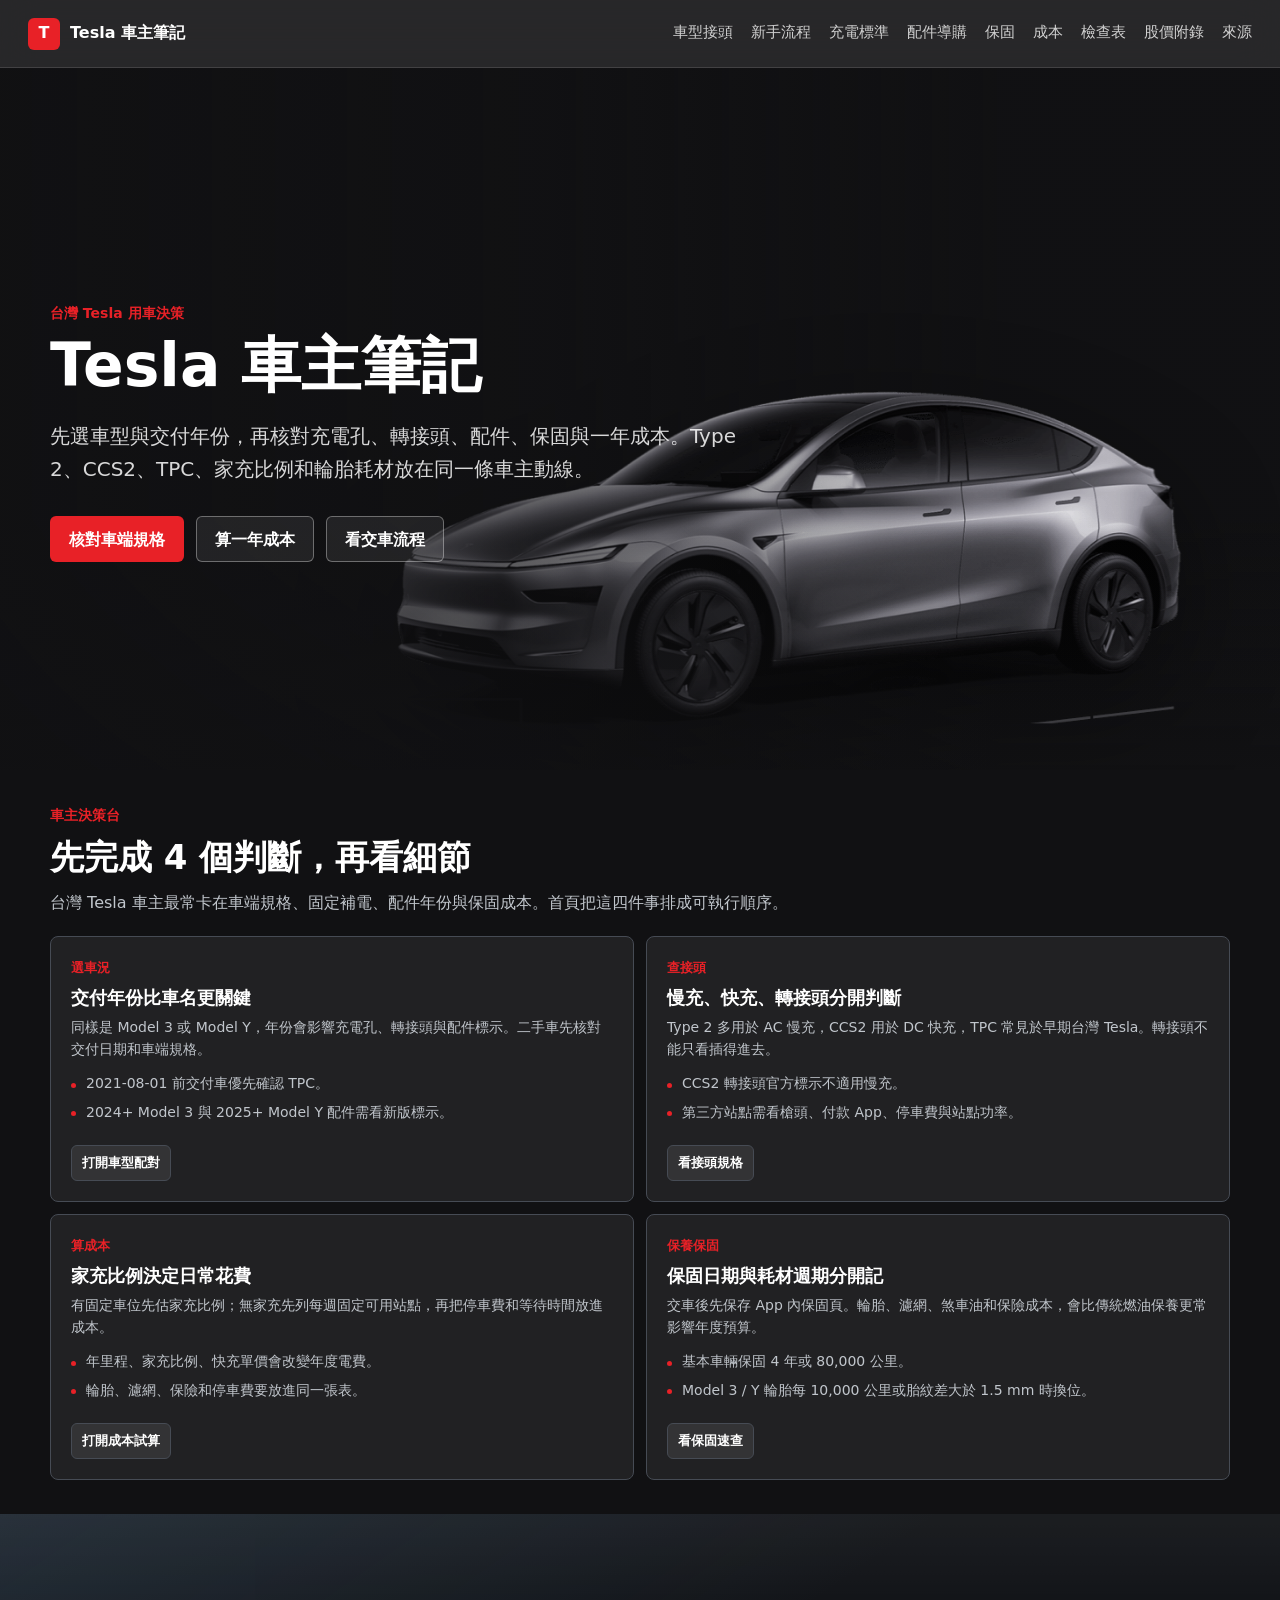
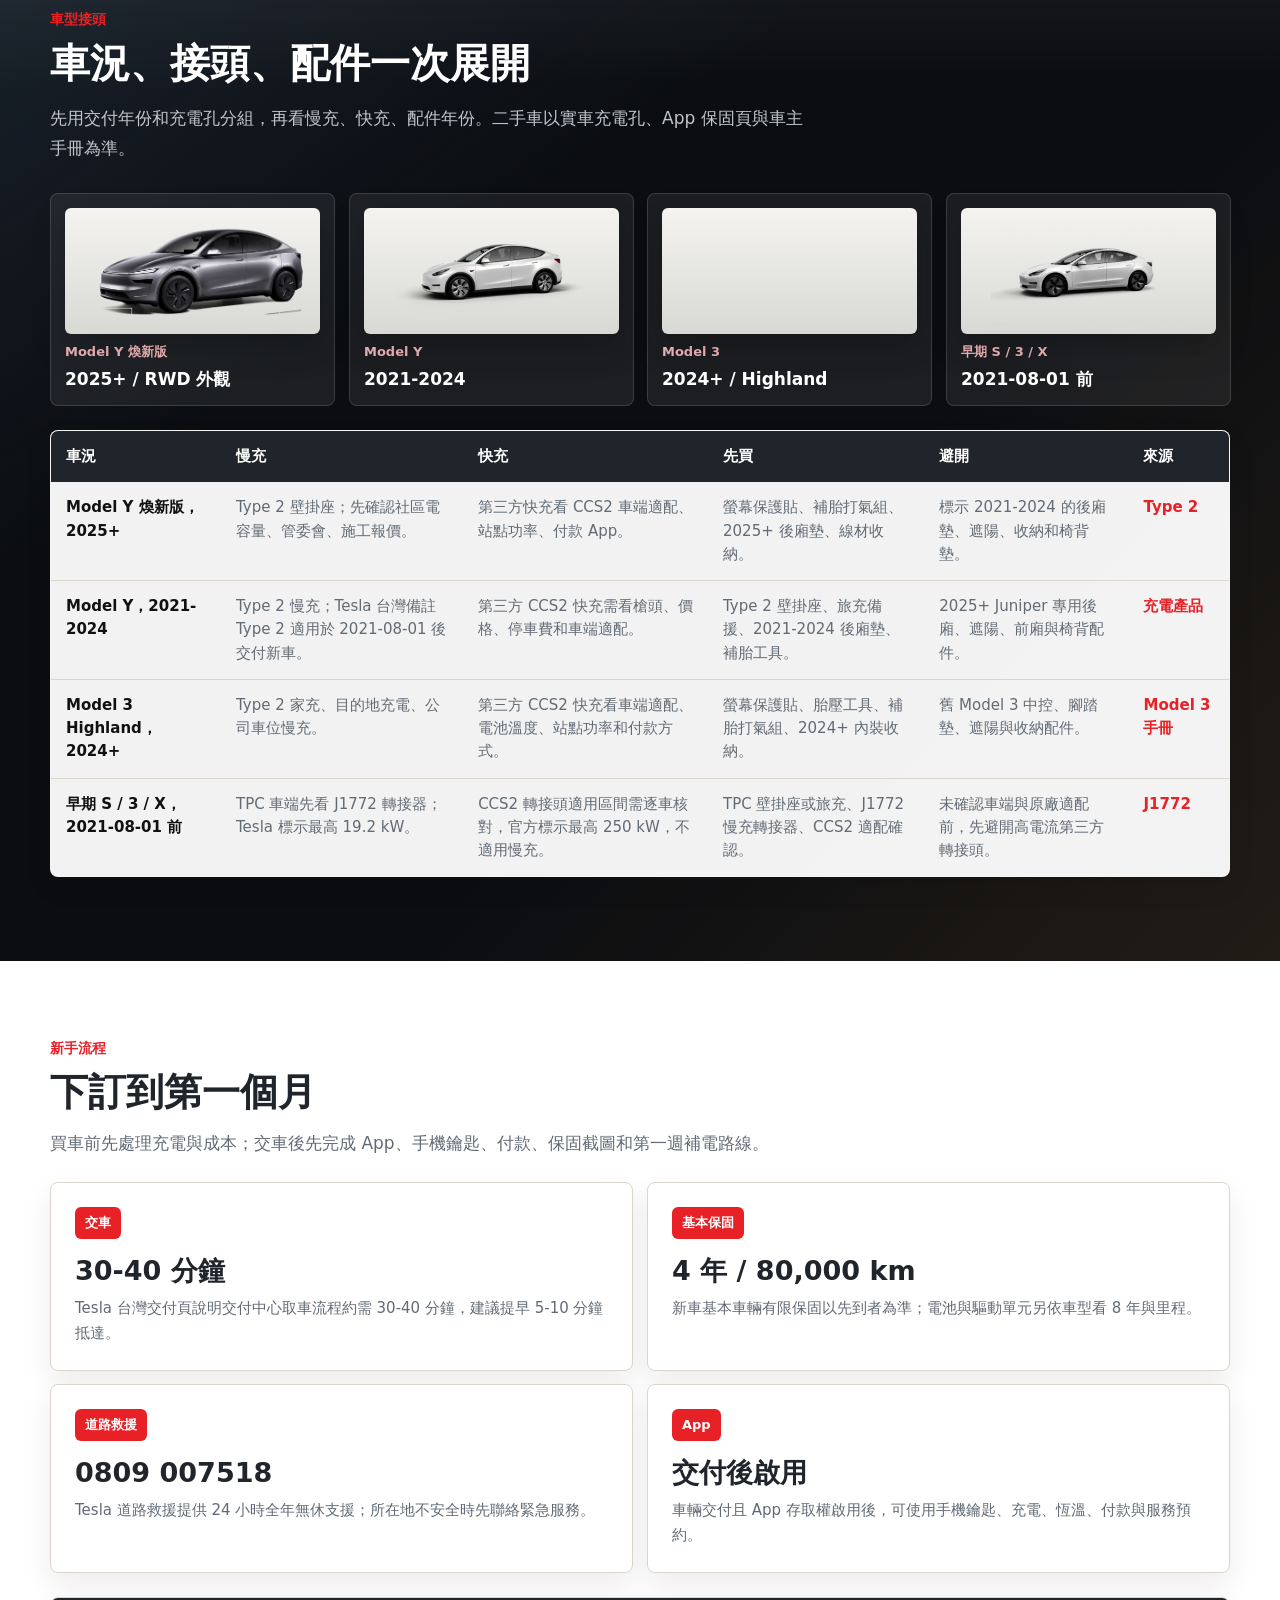
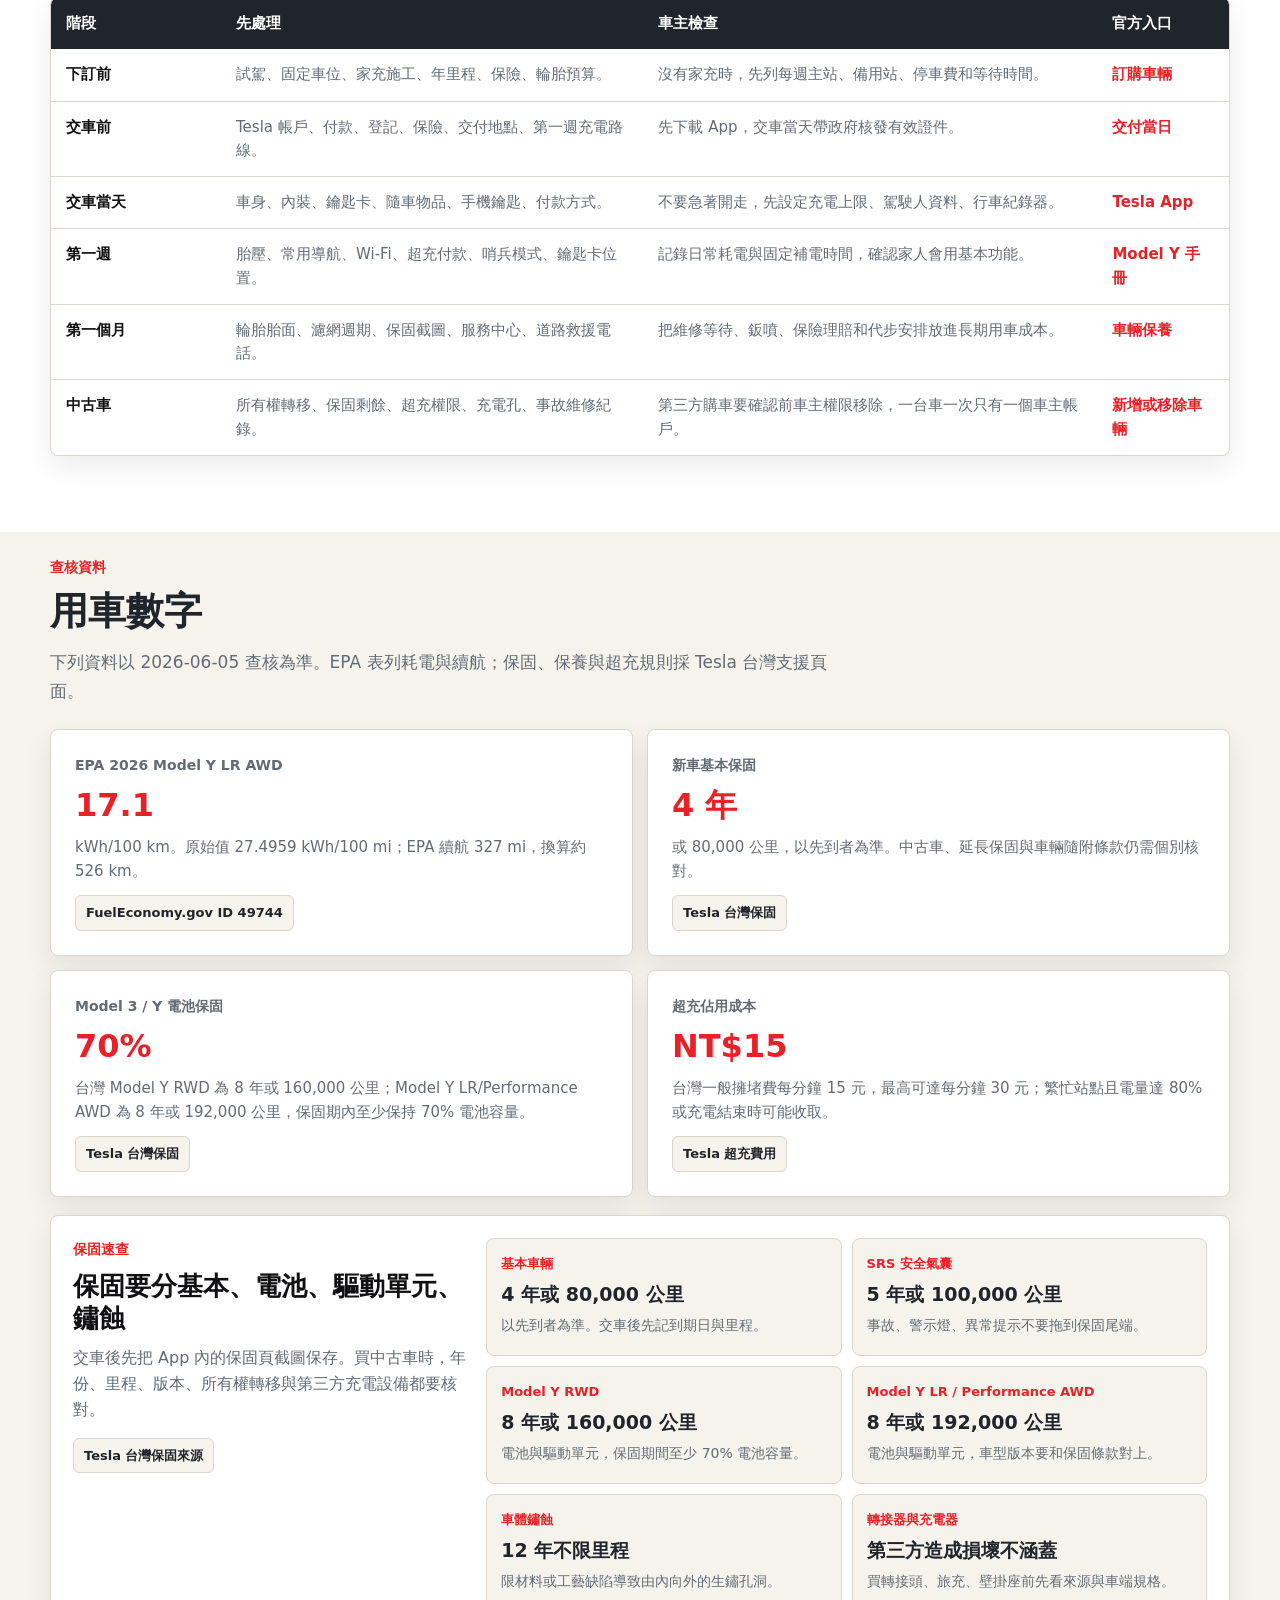
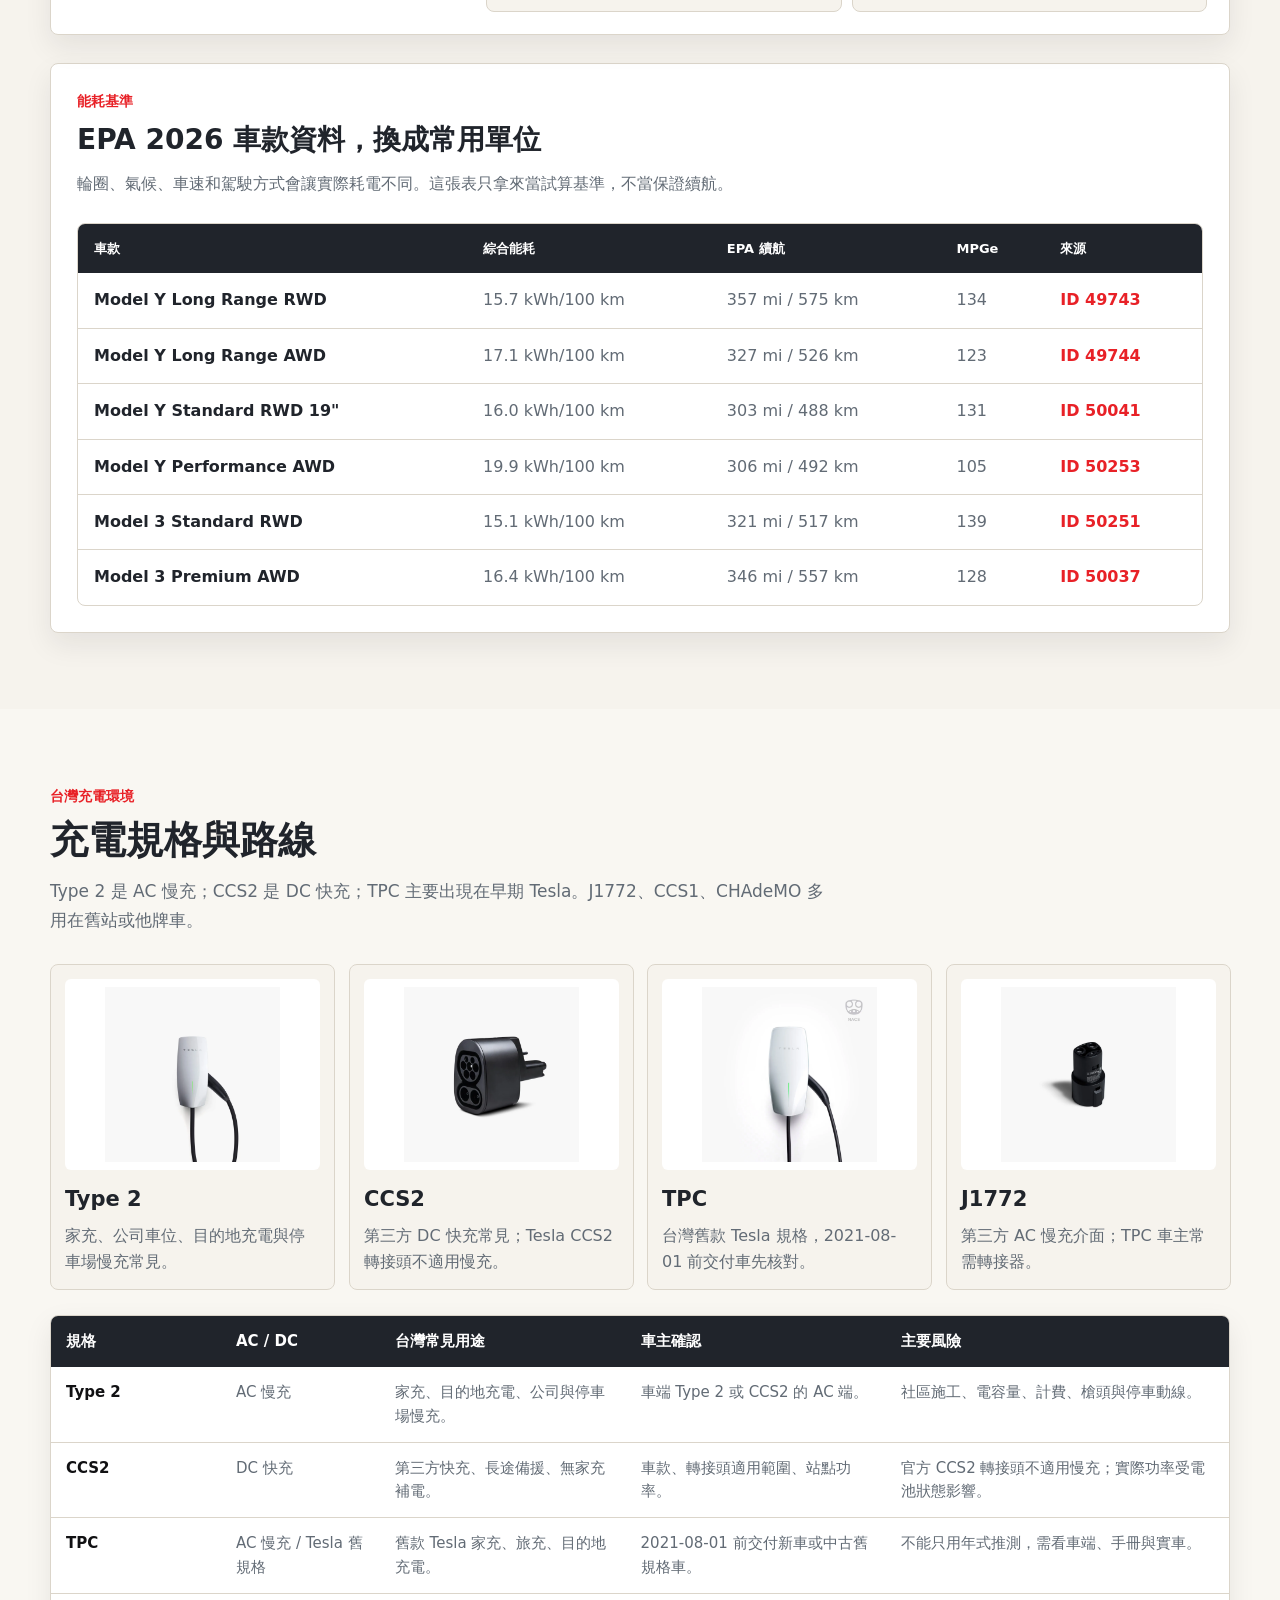
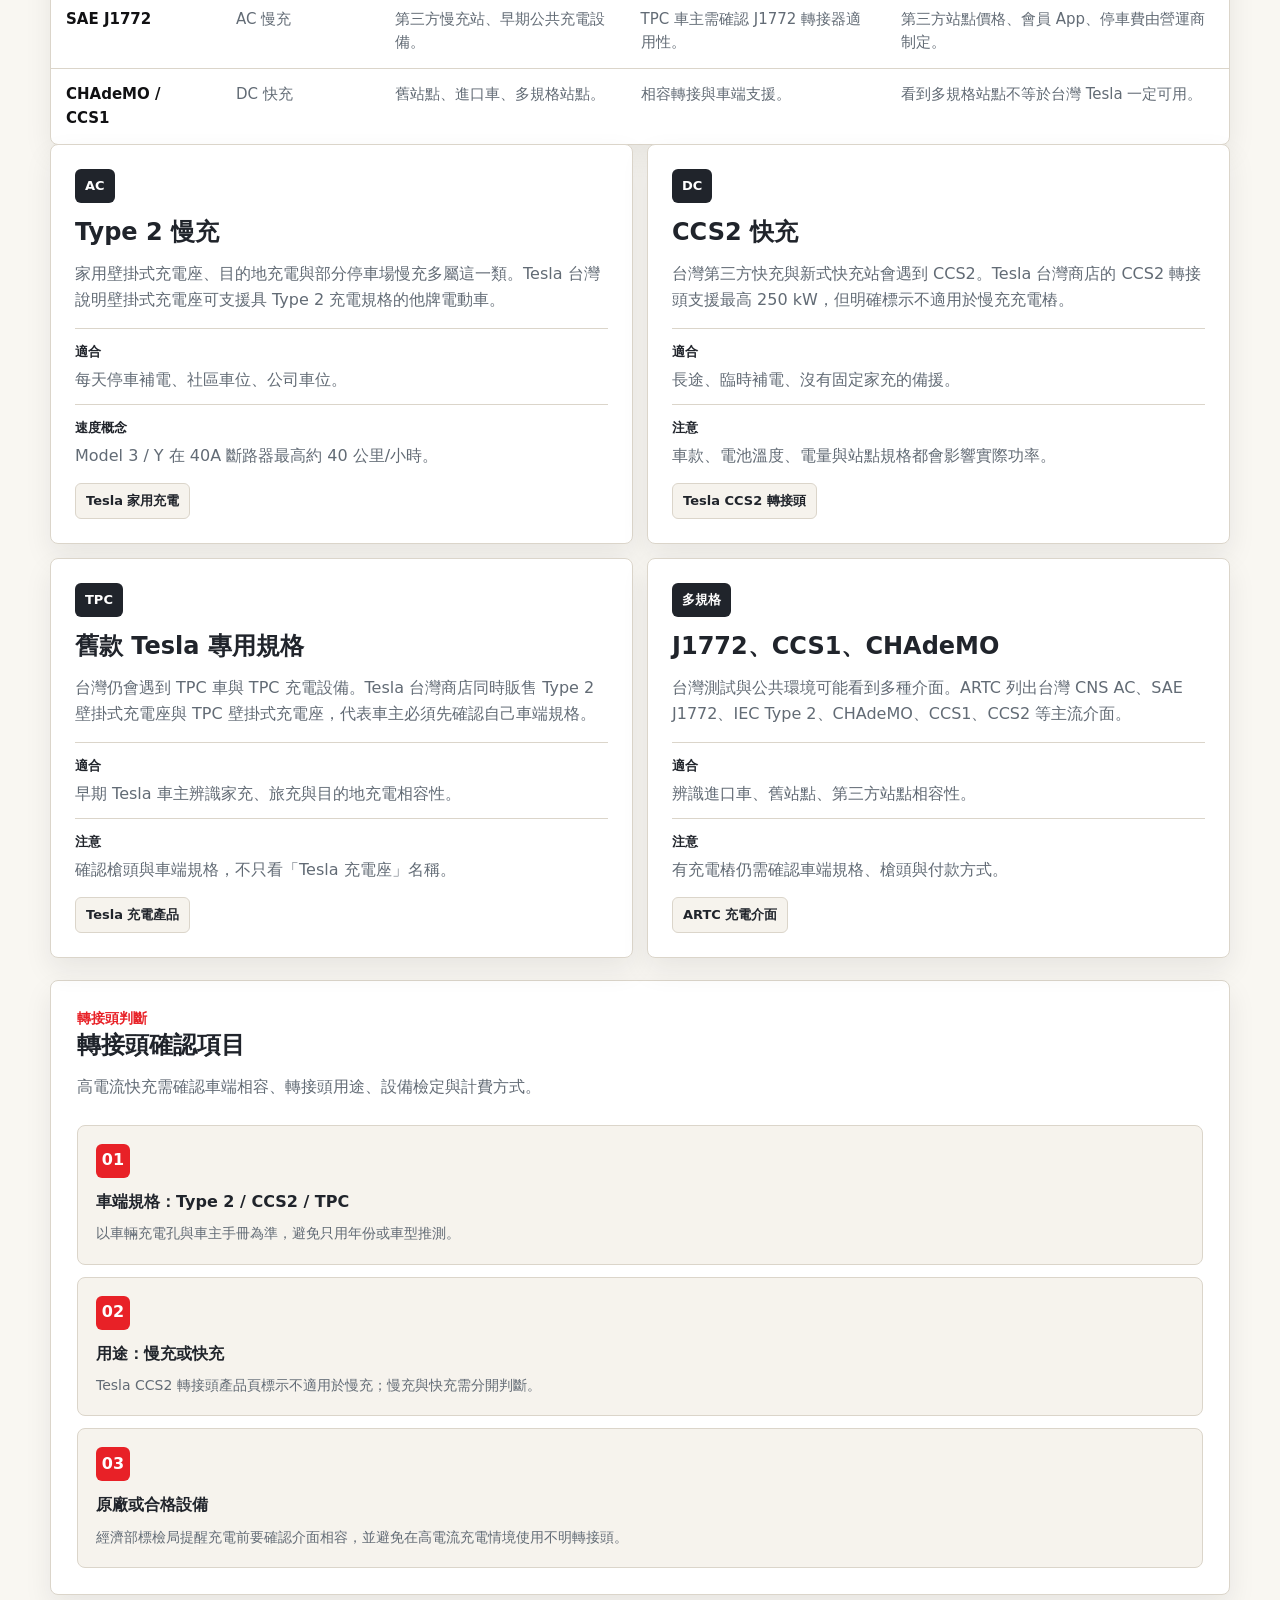
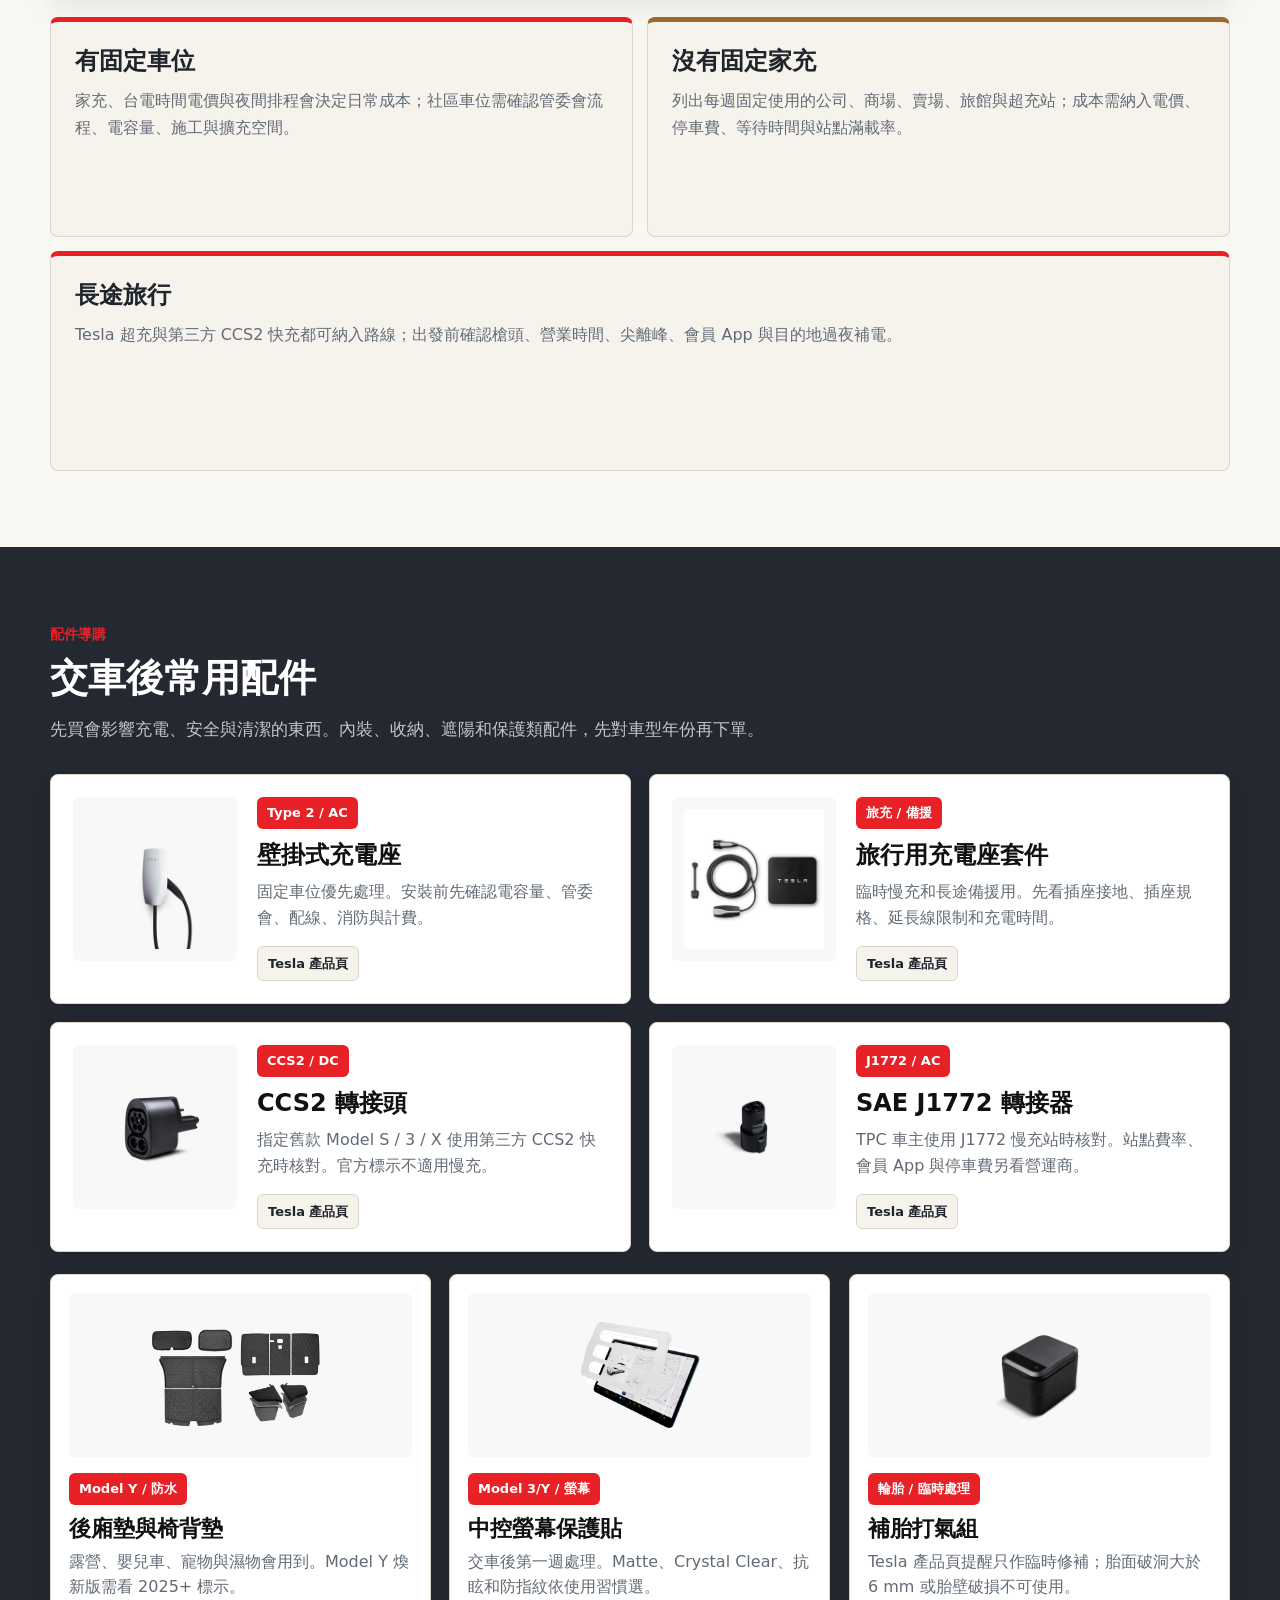
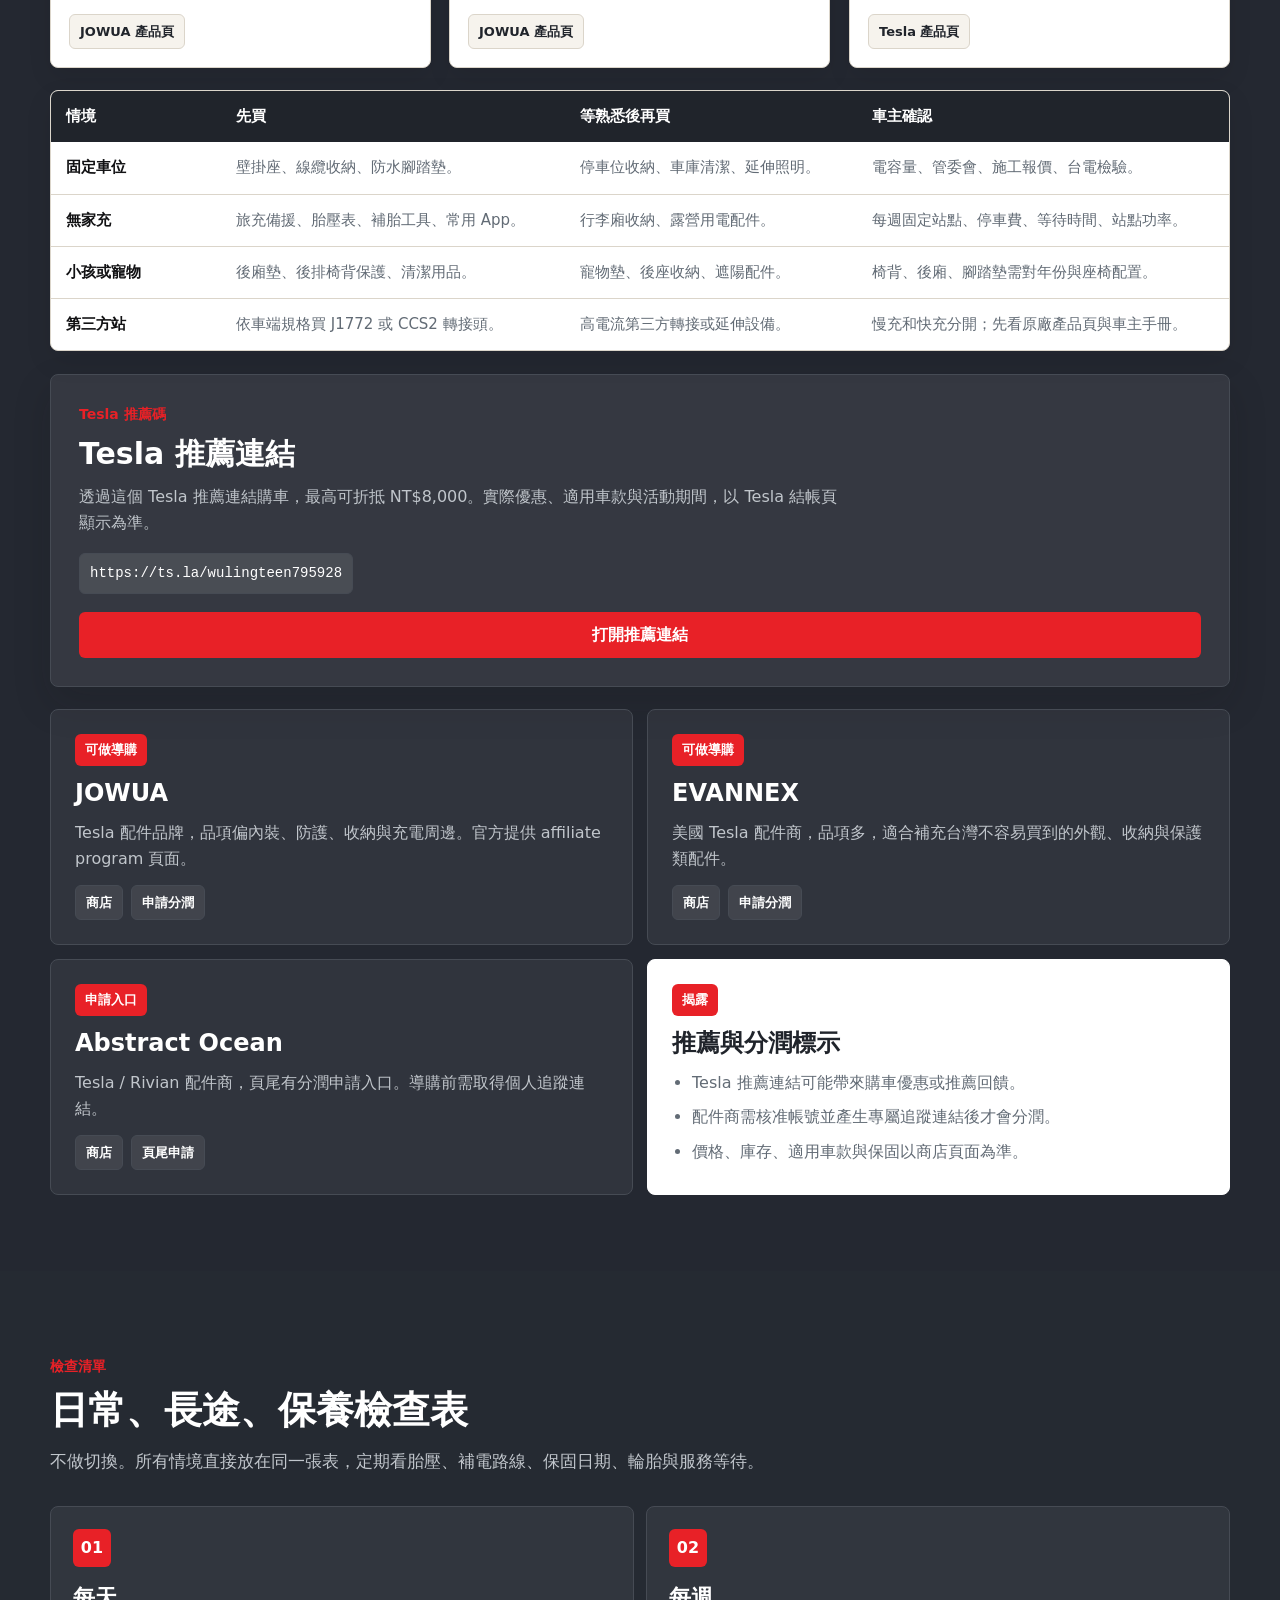
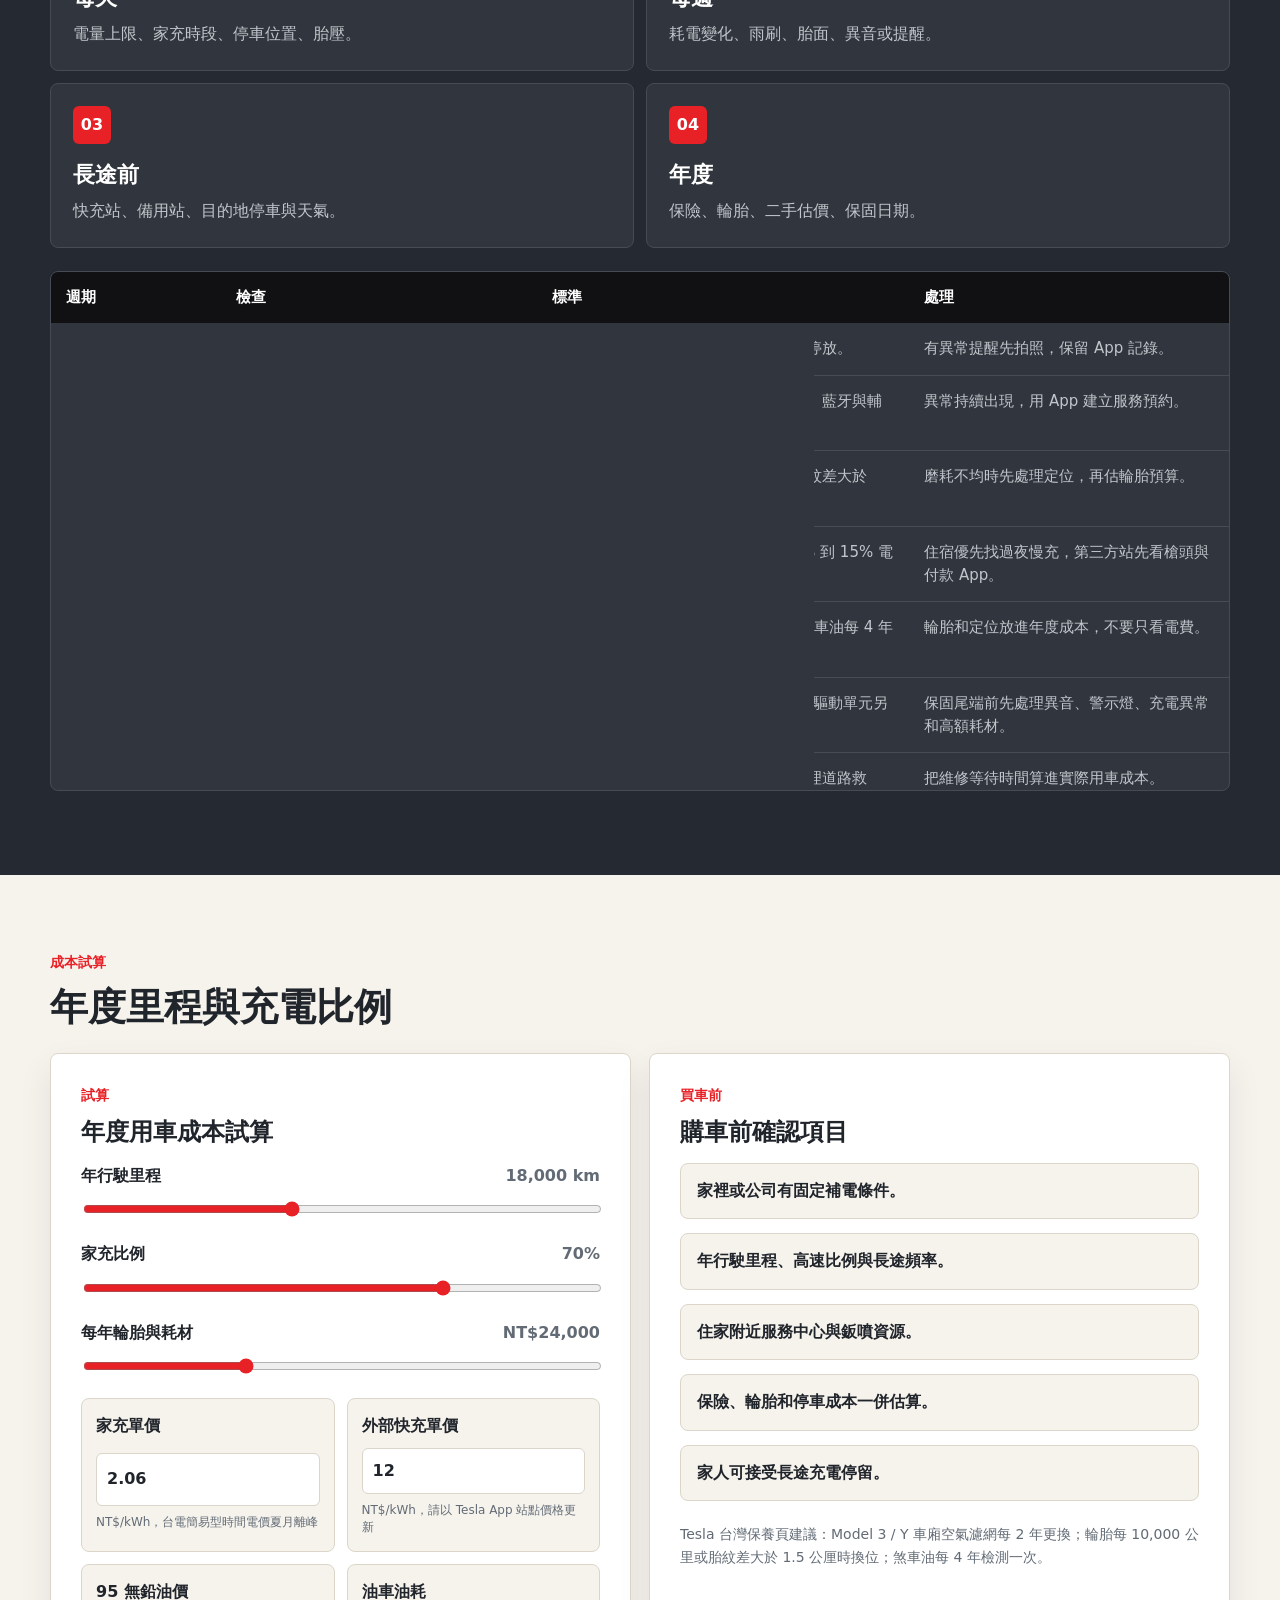
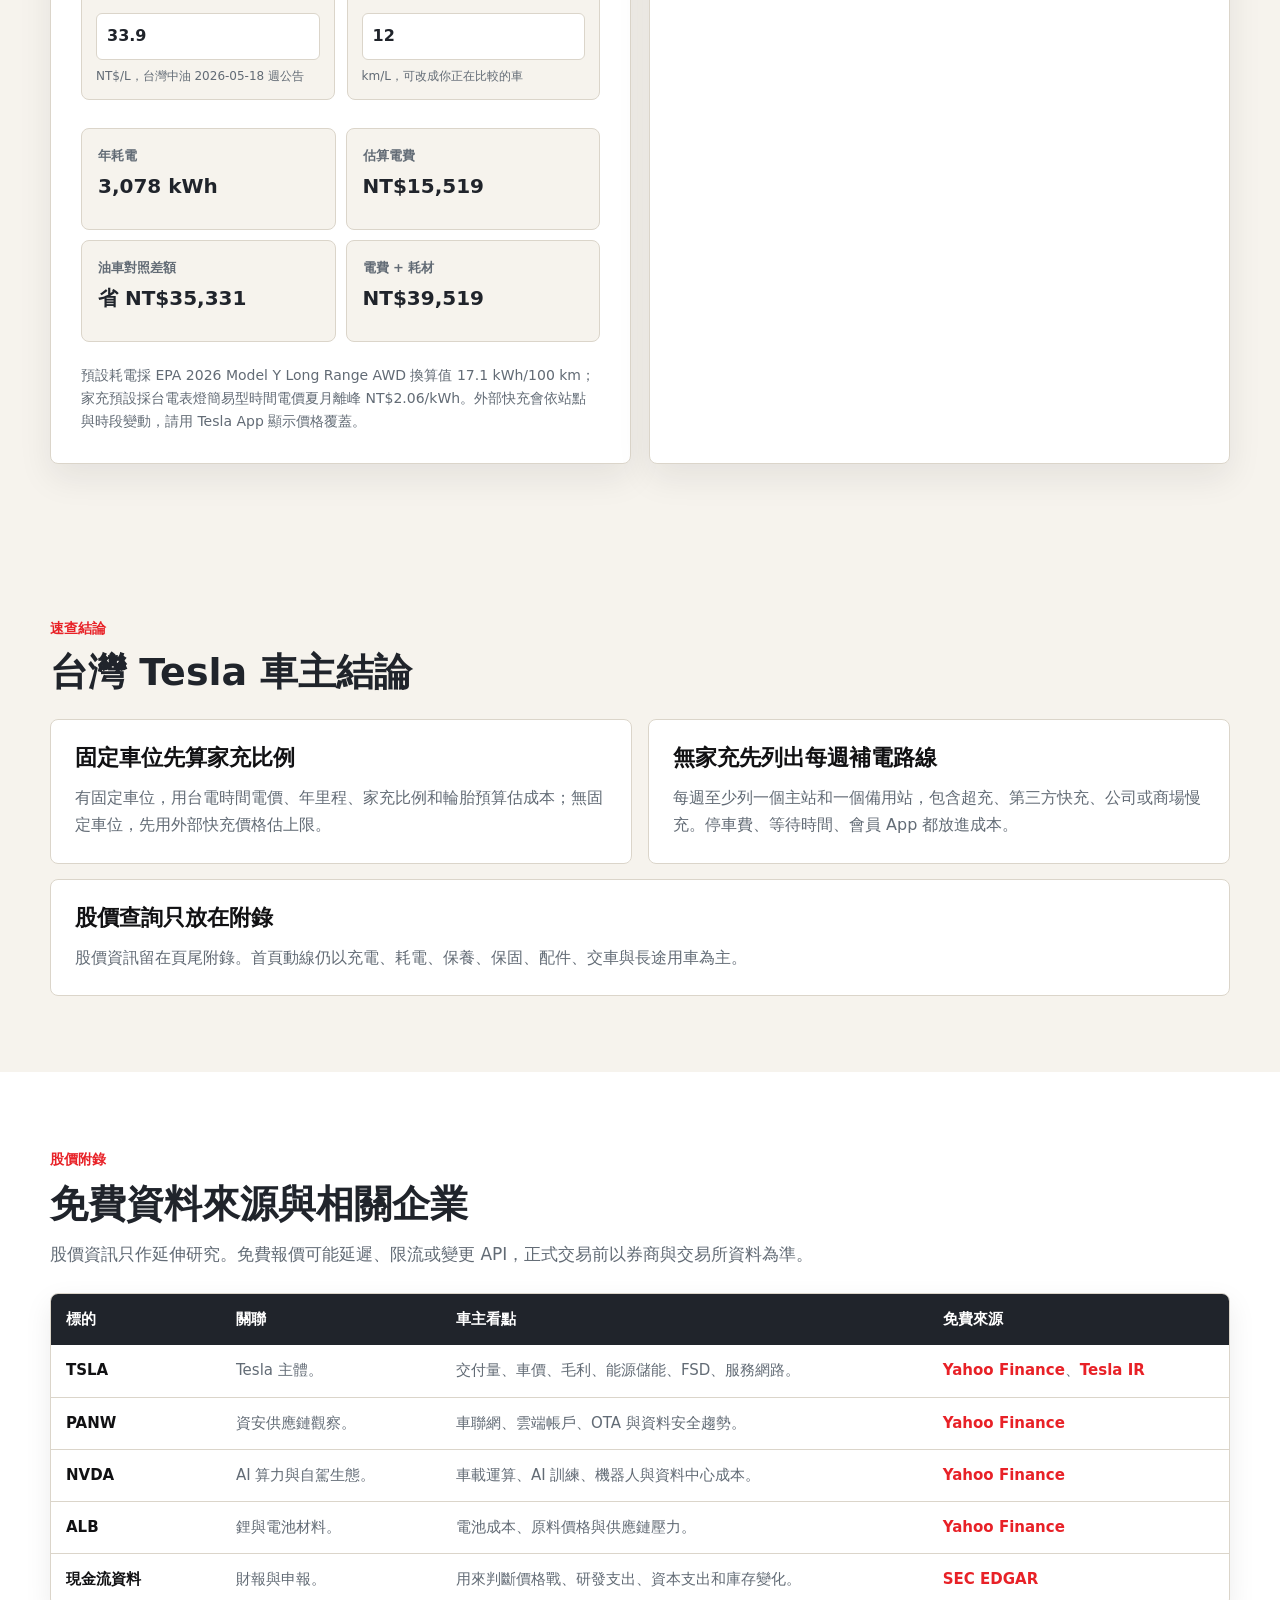
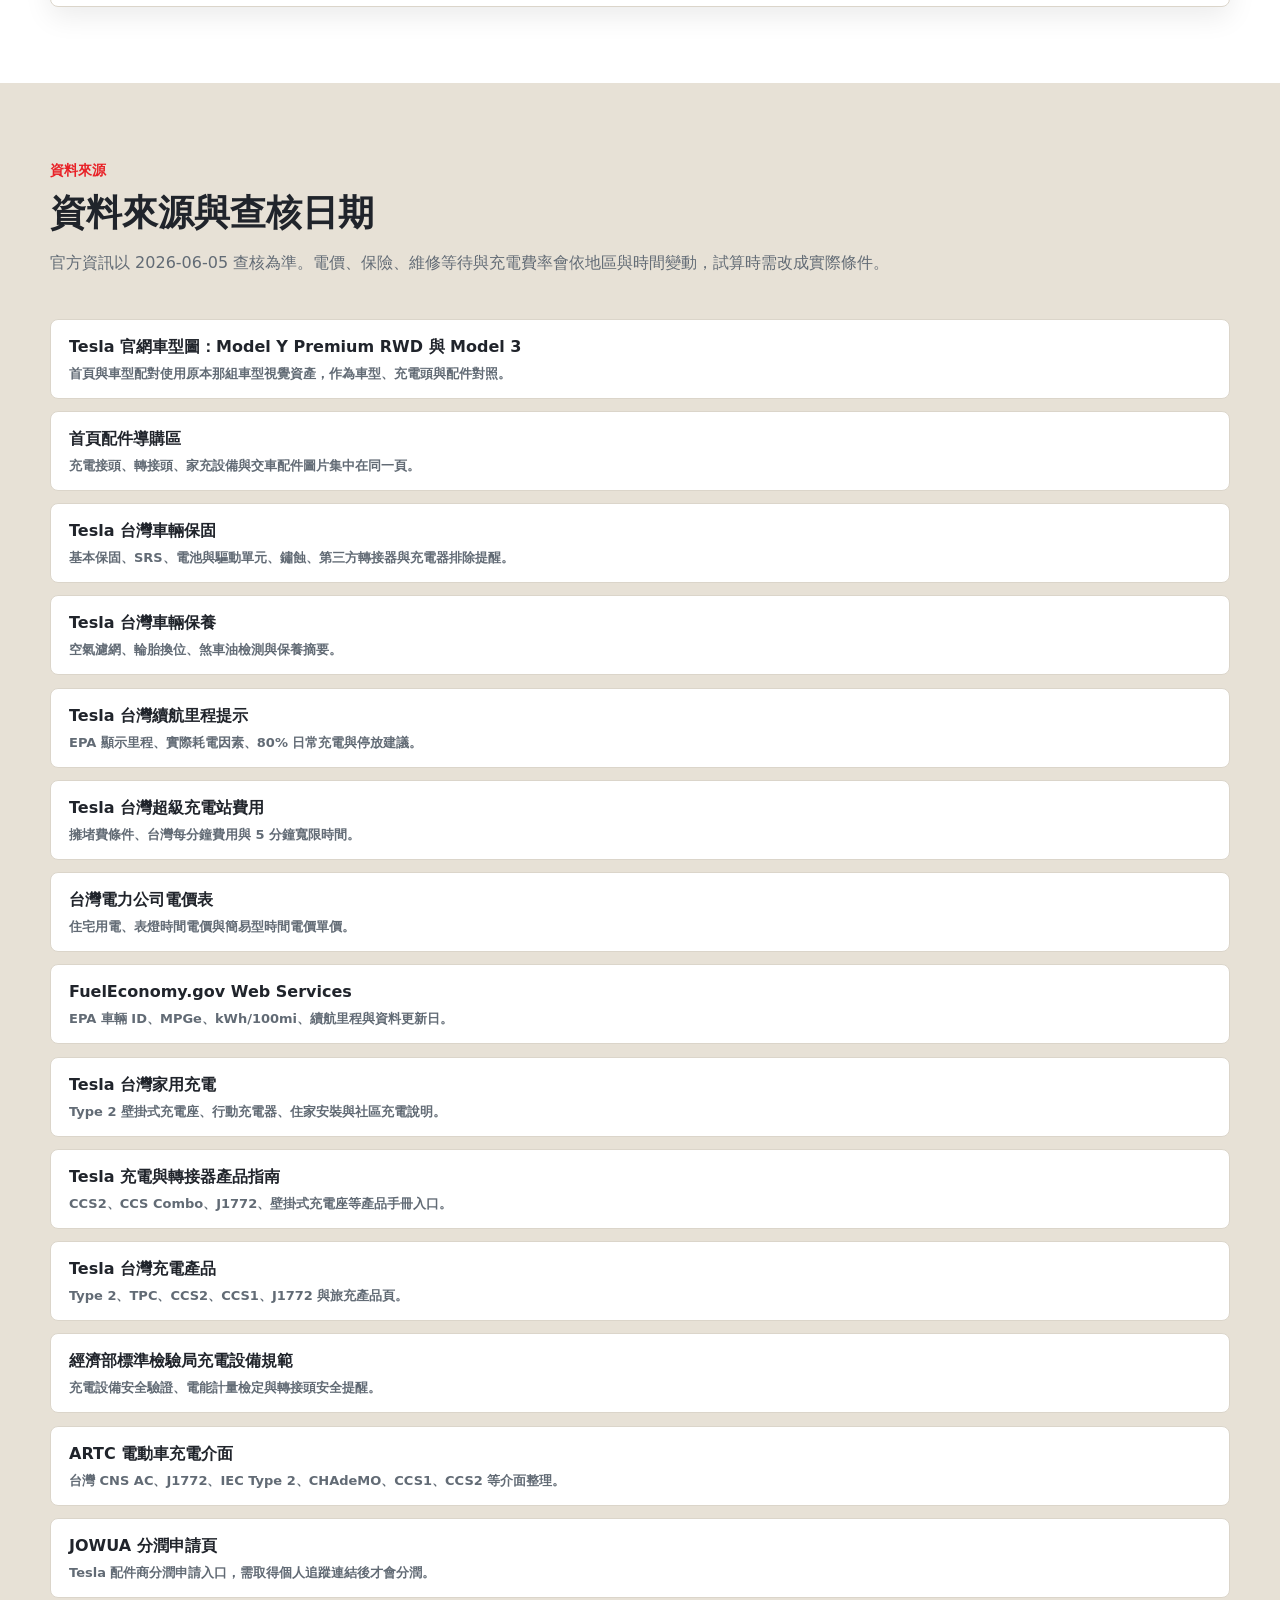
<file: index.html>
<!doctype html>
<html lang="zh-Hant">
  <head>
    <meta charset="utf-8">
    <meta name="viewport" content="width=device-width, initial-scale=1">
    <meta
      name="description"
      content="台灣 Tesla 車主決策筆記，先選車型與交付年份，再核對充電規格、轉接頭、配件、保固與一年用車成本。"
    >
    <meta name="robots" content="index, follow, max-image-preview:large">
    <meta name="author" content="Tesla 車主筆記">
    <meta name="theme-color" content="#111113">
    <title>Tesla 車主筆記 | 台灣充電、耗電與保養</title>
    <link rel="canonical" href="https://tesla-info.nilsliu.dev/">
    <link rel="preload" as="image" href="assets/vehicles/model-y-rwd.png?v=20260605-original" type="image/png">
    <meta property="og:locale" content="zh_TW">
    <meta property="og:type" content="website">
    <meta property="og:site_name" content="Tesla 車主筆記">
    <meta property="og:title" content="Tesla 車主筆記 | 台灣充電、耗電與保養">
    <meta property="og:description" content="台灣 Tesla 車主用車決策台：車型年份、充電接頭、家充快充、配件、保養保固與年度成本試算。">
    <meta property="og:url" content="https://tesla-info.nilsliu.dev/">
    <meta property="og:image" content="https://tesla-info.nilsliu.dev/assets/tesla-info-og.jpg">
    <meta property="og:image:width" content="1200">
    <meta property="og:image:height" content="630">
    <meta property="og:image:alt" content="Tesla 車主筆記首頁圖">
    <meta name="twitter:card" content="summary_large_image">
    <meta name="twitter:title" content="Tesla 車主筆記 | 台灣充電、耗電與保養">
    <meta name="twitter:description" content="台灣 Tesla 車主用車決策台：車型年份、充電接頭、家充快充、配件、保養保固與年度成本試算。">
    <meta name="twitter:image" content="https://tesla-info.nilsliu.dev/assets/tesla-info-og.jpg">
    <script type="application/ld+json">
      {
        "@context": "https://schema.org",
        "@graph": [
          {
            "@type": "WebSite",
            "@id": "https://tesla-info.nilsliu.dev/#website",
            "name": "Tesla 車主筆記",
            "url": "https://tesla-info.nilsliu.dev/",
            "inLanguage": "zh-Hant",
            "publisher": {
              "@id": "https://tesla-info.nilsliu.dev/#publisher"
            }
          },
          {
            "@type": "Organization",
            "@id": "https://tesla-info.nilsliu.dev/#publisher",
            "name": "Tesla 車主筆記",
            "url": "https://tesla-info.nilsliu.dev/"
          },
          {
            "@type": "WebPage",
            "@id": "https://tesla-info.nilsliu.dev/#webpage",
            "url": "https://tesla-info.nilsliu.dev/",
            "name": "Tesla 車主筆記 | 台灣充電、耗電與保養",
            "description": "台灣 Tesla 車主決策筆記，先選車型與交付年份，再核對充電規格、轉接頭、配件、保固與一年用車成本。",
            "isPartOf": {
              "@id": "https://tesla-info.nilsliu.dev/#website"
            },
            "primaryImageOfPage": {
              "@type": "ImageObject",
              "url": "https://tesla-info.nilsliu.dev/assets/tesla-info-og.jpg",
              "width": 1200,
              "height": 630
            },
            "dateModified": "2026-06-08",
            "inLanguage": "zh-Hant"
          },
          {
            "@type": "BreadcrumbList",
            "@id": "https://tesla-info.nilsliu.dev/#breadcrumb",
            "itemListElement": [
              {
                "@type": "ListItem",
                "position": 1,
                "name": "Tesla 車主筆記",
                "item": "https://tesla-info.nilsliu.dev/"
              }
            ]
          },
          {
            "@type": "FAQPage",
            "@id": "https://tesla-info.nilsliu.dev/#faq",
            "mainEntity": [
              {
                "@type": "Question",
                "name": "固定停車與充電條件",
                "acceptedAnswer": {
                  "@type": "Answer",
                  "text": "先確認固定停車與充電條件，再估年度里程、家充比例、輪胎耗材、保險與長途補電路線。"
                }
              },
              {
                "@type": "Question",
                "name": "無家充用車條件",
                "acceptedAnswer": {
                  "@type": "Answer",
                  "text": "可以，但需要列出每週固定可用的超充、第三方快充、公司或商場慢充，並把停車費、等待時間與會員 App 成本納入試算。"
                }
              },
              {
                "@type": "Question",
                "name": "股價附錄定位",
                "acceptedAnswer": {
                  "@type": "Answer",
                  "text": "股價查詢只作附加研究工具，主服務仍是充電、耗電、保養、保固、配件與長途用車資訊。"
                }
              }
            ]
          }
        ]
      }
    </script>
    <link rel="stylesheet" href="styles.css?v=20260606-buttons">
  </head>
  <body>
    <header class="site-header" aria-label="主要導覽">
      <a class="brand" href="index.html" aria-label="回到 Tesla 車主筆記首頁">
        <span class="brand-mark" aria-hidden="true">T</span>
        <span>Tesla 車主筆記</span>
      </a>
      <nav class="site-nav" aria-label="單頁導覽">
        <a href="#model-match">車型接頭</a>
        <a href="#owner-setup">新手流程</a>
        <a href="#charging-basics">充電標準</a>
        <a href="#accessory-guide">配件導購</a>
        <a href="#warranty">保固</a>
        <a href="#tools">成本</a>
        <a href="#radar">檢查表</a>
        <a href="#market-appendix">股價附錄</a>
        <a href="#sources">來源</a>
      </nav>
    </header>

    <main id="top">
      <section class="hero" aria-label="Tesla 車主筆記主視覺">
        <img
          class="hero-media hero-vehicle-media"
          src="assets/vehicles/model-y-rwd.png?v=20260605-original"
          alt="Model Y 煥新版 RWD 完整車身去背圖"
          width="1050"
          height="390"
          fetchpriority="high"
        >
        <div class="hero-shade" aria-hidden="true"></div>
        <div class="container hero-content">
          <p class="eyebrow">台灣 Tesla 用車決策</p>
          <h1>Tesla 車主筆記</h1>
          <p class="hero-copy">
            先選車型與交付年份，再核對充電孔、轉接頭、配件、保固與一年成本。Type 2、CCS2、TPC、家充比例和輪胎耗材放在同一條車主動線。
          </p>
          <div class="hero-actions" aria-label="快速前往">
            <a class="button primary" href="#model-match">核對車端規格</a>
            <a class="button secondary" href="#tools">算一年成本</a>
            <a class="button secondary" href="#owner-setup">看交車流程</a>
          </div>
        </div>
      </section>

      <section class="answer-band" aria-labelledby="home-answer-title">
        <div class="container">
          <div class="answer-heading">
            <p class="eyebrow">車主決策台</p>
            <h2 id="home-answer-title">先完成 4 個判斷，再看細節</h2>
            <p>台灣 Tesla 車主最常卡在車端規格、固定補電、配件年份與保固成本。首頁把這四件事排成可執行順序。</p>
          </div>
          <div class="answer-strip">
            <article>
              <span>選車況</span>
              <strong>交付年份比車名更關鍵</strong>
              <p>同樣是 Model 3 或 Model Y，年份會影響充電孔、轉接頭與配件標示。二手車先核對交付日期和車端規格。</p>
              <ul class="answer-points">
                <li>2021-08-01 前交付車優先確認 TPC。</li>
                <li>2024+ Model 3 與 2025+ Model Y 配件需看新版標示。</li>
              </ul>
              <a class="source-chip" href="#model-match">打開車型配對</a>
            </article>
            <article>
              <span>查接頭</span>
              <strong>慢充、快充、轉接頭分開判斷</strong>
              <p>Type 2 多用於 AC 慢充，CCS2 用於 DC 快充，TPC 常見於早期台灣 Tesla。轉接頭不能只看插得進去。</p>
              <ul class="answer-points">
                <li>CCS2 轉接頭官方標示不適用慢充。</li>
                <li>第三方站點需看槍頭、付款 App、停車費與站點功率。</li>
              </ul>
              <a class="source-chip" href="#connector-specs">看接頭規格</a>
            </article>
            <article>
              <span>算成本</span>
              <strong>家充比例決定日常花費</strong>
              <p>有固定車位先估家充比例；無家充先列每週固定可用站點，再把停車費和等待時間放進成本。</p>
              <ul class="answer-points">
                <li>年里程、家充比例、快充單價會改變年度電費。</li>
                <li>輪胎、濾網、保險和停車費要放進同一張表。</li>
              </ul>
              <a class="source-chip" href="#tools">打開成本試算</a>
            </article>
            <article>
              <span>保養保固</span>
              <strong>保固日期與耗材週期分開記</strong>
              <p>交車後先保存 App 內保固頁。輪胎、濾網、煞車油和保險成本，會比傳統燃油保養更常影響年度預算。</p>
              <ul class="answer-points">
                <li>基本車輛保固 4 年或 80,000 公里。</li>
                <li>Model 3 / Y 輪胎每 10,000 公里或胎紋差大於 1.5 mm 時換位。</li>
              </ul>
              <a class="source-chip" href="#warranty">看保固速查</a>
            </article>
          </div>
        </div>
      </section>

      <section class="model-match-band" id="model-match" aria-labelledby="model-match-title">
        <div class="container">
          <div class="model-match-copy motion-reveal">
            <p class="eyebrow dark">車型接頭</p>
            <h2 id="model-match-title">車況、接頭、配件一次展開</h2>
            <p>
              先用交付年份和充電孔分組，再看慢充、快充、配件年份。二手車以實車充電孔、App 保固頁與車主手冊為準。
            </p>
          </div>

          <div class="vehicle-strip" aria-label="車型外觀對照">
            <article>
              <img src="assets/vehicles/model-y-rwd.png?v=20260605-original" alt="Model Y 煥新版 RWD 完整車身去背圖" width="1050" height="390" decoding="async">
              <span>Model Y 煥新版</span>
              <strong>2025+ / RWD 外觀</strong>
            </article>
            <article>
              <img src="assets/vehicles/model-y-legacy.png?v=20260605-original" alt="2021-2024 Model Y 完整車身去背圖" width="1180" height="664" decoding="async">
              <span>Model Y</span>
              <strong>2021-2024</strong>
            </article>
            <article>
              <img src="assets/vehicles/model-3-highland.png?v=20260605-original" alt="Model 3 Highland 完整車身去背圖" width="1540" height="552" decoding="async">
              <span>Model 3</span>
              <strong>2024+ / Highland</strong>
            </article>
            <article>
              <img src="assets/vehicles/model-3-tpc-legacy.png?v=20260605-original" alt="早期 Tesla TPC 車端參考車完整去背圖" width="1180" height="664" decoding="async">
              <span>早期 S / 3 / X</span>
              <strong>2021-08-01 前</strong>
            </article>
          </div>

          <div class="dense-table-wrap model-matrix-wrap" tabindex="0" aria-label="車型接頭與配件對照表">
            <table class="dense-table model-matrix">
              <thead>
                <tr>
                  <th scope="col">車況</th>
                  <th scope="col">慢充</th>
                  <th scope="col">快充</th>
                  <th scope="col">先買</th>
                  <th scope="col">避開</th>
                  <th scope="col">來源</th>
                </tr>
              </thead>
              <tbody>
                <tr>
                  <th scope="row">Model Y 煥新版，2025+</th>
                  <td>Type 2 壁掛座；先確認社區電容量、管委會、施工報價。</td>
                  <td>第三方快充看 CCS2 車端適配、站點功率、付款 App。</td>
                  <td>螢幕保護貼、補胎打氣組、2025+ 後廂墊、線材收納。</td>
                  <td>標示 2021-2024 的後廂墊、遮陽、收納和椅背墊。</td>
                  <td><a href="https://shop.tesla.com/zh_tw/product/type-2-wall-connector">Type 2</a></td>
                </tr>
                <tr>
                  <th scope="row">Model Y，2021-2024</th>
                  <td>Type 2 慢充；Tesla 台灣備註 Type 2 適用於 2021-08-01 後交付新車。</td>
                  <td>第三方 CCS2 快充需看槍頭、價格、停車費和車端適配。</td>
                  <td>Type 2 壁掛座、旅充備援、2021-2024 後廂墊、補胎工具。</td>
                  <td>2025+ Juniper 專用後廂、遮陽、前廂與椅背配件。</td>
                  <td><a href="https://shop.tesla.com/zh_tw/category/charging">充電產品</a></td>
                </tr>
                <tr>
                  <th scope="row">Model 3 Highland，2024+</th>
                  <td>Type 2 家充、目的地充電、公司車位慢充。</td>
                  <td>第三方 CCS2 快充看車端適配、電池溫度、站點功率和付款方式。</td>
                  <td>螢幕保護貼、胎壓工具、補胎打氣組、2024+ 內裝收納。</td>
                  <td>舊 Model 3 中控、腳踏墊、遮陽與收納配件。</td>
                  <td><a href="https://www.tesla.com/ownersmanual/model3/zh_tw/">Model 3 手冊</a></td>
                </tr>
                <tr>
                  <th scope="row">早期 S / 3 / X，2021-08-01 前</th>
                  <td>TPC 車端先看 J1772 轉接器；Tesla 標示最高 19.2 kW。</td>
                  <td>CCS2 轉接頭適用區間需逐車核對，官方標示最高 250 kW，不適用慢充。</td>
                  <td>TPC 壁掛座或旅充、J1772 慢充轉接器、CCS2 適配確認。</td>
                  <td>未確認車端與原廠適配前，先避開高電流第三方轉接頭。</td>
                  <td><a href="https://shop.tesla.com/zh_tw/product/sae-j1772-adapter">J1772</a></td>
                </tr>
              </tbody>
            </table>
          </div>
        </div>
      </section>

      <section class="guide-band guide-white" id="owner-setup" aria-labelledby="owner-setup-title">
        <div class="container">
          <div class="section-heading compact">
            <p class="eyebrow dark">新手流程</p>
            <h2 id="owner-setup-title">下訂到第一個月</h2>
            <p>買車前先處理充電與成本；交車後先完成 App、手機鑰匙、付款、保固截圖和第一週補電路線。</p>
          </div>

          <div class="beginner-stats" aria-label="新手必看數字">
            <article>
              <span>交車</span>
              <strong>30-40 分鐘</strong>
              <p>Tesla 台灣交付頁說明交付中心取車流程約需 30-40 分鐘，建議提早 5-10 分鐘抵達。</p>
            </article>
            <article>
              <span>基本保固</span>
              <strong>4 年 / 80,000 km</strong>
              <p>新車基本車輛有限保固以先到者為準；電池與驅動單元另依車型看 8 年與里程。</p>
            </article>
            <article>
              <span>道路救援</span>
              <strong>0809 007518</strong>
              <p>Tesla 道路救援提供 24 小時全年無休支援；所在地不安全時先聯絡緊急服務。</p>
            </article>
            <article>
              <span>App</span>
              <strong>交付後啟用</strong>
              <p>車輛交付且 App 存取權啟用後，可使用手機鑰匙、充電、恆溫、付款與服務預約。</p>
            </article>
          </div>

          <div class="dense-table-wrap" tabindex="0" aria-label="Tesla 新手流程表">
            <table class="dense-table">
              <thead>
                <tr>
                  <th scope="col">階段</th>
                  <th scope="col">先處理</th>
                  <th scope="col">車主檢查</th>
                  <th scope="col">官方入口</th>
                </tr>
              </thead>
              <tbody>
                <tr>
                  <th scope="row">下訂前</th>
                  <td>試駕、固定車位、家充施工、年里程、保險、輪胎預算。</td>
                  <td>沒有家充時，先列每週主站、備用站、停車費和等待時間。</td>
                  <td><a href="https://www.tesla.com/zh_TW/support/ordering-new-vehicle">訂購車輛</a></td>
                </tr>
                <tr>
                  <th scope="row">交車前</th>
                  <td>Tesla 帳戶、付款、登記、保險、交付地點、第一週充電路線。</td>
                  <td>先下載 App，交車當天帶政府核發有效證件。</td>
                  <td><a href="https://www.tesla.com/zh_tw/support/taking-delivery">交付當日</a></td>
                </tr>
                <tr>
                  <th scope="row">交車當天</th>
                  <td>車身、內裝、鑰匙卡、隨車物品、手機鑰匙、付款方式。</td>
                  <td>不要急著開走，先設定充電上限、駕駛人資料、行車紀錄器。</td>
                  <td><a href="https://www.tesla.com/zh_tw/support/tesla-app">Tesla App</a></td>
                </tr>
                <tr>
                  <th scope="row">第一週</th>
                  <td>胎壓、常用導航、Wi-Fi、超充付款、哨兵模式、鑰匙卡位置。</td>
                  <td>記錄日常耗電與固定補電時間，確認家人會用基本功能。</td>
                  <td><a href="https://www.tesla.com/ownersmanual/modely/zh_tw/">Model Y 手冊</a></td>
                </tr>
                <tr>
                  <th scope="row">第一個月</th>
                  <td>輪胎胎面、濾網週期、保固截圖、服務中心、道路救援電話。</td>
                  <td>把維修等待、鈑噴、保險理賠和代步安排放進長期用車成本。</td>
                  <td><a href="https://www.tesla.com/zh_tw/support/vehicle-maintenance">車輛保養</a></td>
                </tr>
                <tr>
                  <th scope="row">中古車</th>
                  <td>所有權轉移、保固剩餘、超充權限、充電孔、事故維修紀錄。</td>
                  <td>第三方購車要確認前車主權限移除，一台車一次只有一個車主帳戶。</td>
                  <td><a href="https://www.tesla.com/zh_tw/support/how-add-or-remove-vehicles-tesla-app">新增或移除車輛</a></td>
                </tr>
              </tbody>
            </table>
          </div>
        </div>
      </section>

      <section class="pulse-band" id="dashboard" aria-labelledby="pulse-title">
        <div class="container">
          <div class="section-heading compact">
            <p class="eyebrow dark">查核資料</p>
            <h2 id="pulse-title">用車數字</h2>
            <p>
              下列資料以 2026-06-05 查核為準。EPA 表列耗電與續航；保固、保養與超充規則採 Tesla 台灣支援頁面。
            </p>
          </div>
          <div class="pulse-grid">
            <article class="metric-card">
              <p class="metric-label">EPA 2026 Model Y LR AWD</p>
              <strong>17.1</strong>
              <span>kWh/100 km。原始值 27.4959 kWh/100 mi；EPA 續航 327 mi，換算約 526 km。</span>
              <a class="source-chip" href="https://www.fueleconomy.gov/ws/rest/vehicle/49744">FuelEconomy.gov ID 49744</a>
            </article>
            <article class="metric-card">
              <p class="metric-label">新車基本保固</p>
              <strong>4 年</strong>
              <span>或 80,000 公里，以先到者為準。中古車、延長保固與車輛隨附條款仍需個別核對。</span>
              <a class="source-chip" href="https://www.tesla.com/zh_tw/support/vehicle-warranty">Tesla 台灣保固</a>
            </article>
            <article class="metric-card">
              <p class="metric-label">Model 3 / Y 電池保固</p>
              <strong>70%</strong>
              <span>台灣 Model Y RWD 為 8 年或 160,000 公里；Model Y LR/Performance AWD 為 8 年或 192,000 公里，保固期內至少保持 70% 電池容量。</span>
              <a class="source-chip" href="https://www.tesla.com/zh_tw/support/vehicle-warranty">Tesla 台灣保固</a>
            </article>
            <article class="metric-card">
              <p class="metric-label">超充佔用成本</p>
              <strong>NT$15</strong>
              <span>台灣一般擁堵費每分鐘 15 元，最高可達每分鐘 30 元；繁忙站點且電量達 80% 或充電結束時可能收取。</span>
              <a class="source-chip" href="https://www.tesla.com/zh_tw/support/charging/supercharger/fees">Tesla 超充費用</a>
            </article>
          </div>

          <section class="warranty-panel" id="warranty" aria-labelledby="warranty-title">
            <div class="warranty-panel-copy">
              <p class="eyebrow dark">保固速查</p>
              <h3 id="warranty-title">保固要分基本、電池、驅動單元、鏽蝕</h3>
              <p>
                交車後先把 App 內的保固頁截圖保存。買中古車時，年份、里程、版本、所有權轉移與第三方充電設備都要核對。
              </p>
              <a class="source-chip" href="https://www.tesla.com/zh_tw/support/vehicle-warranty" target="_blank" rel="noopener noreferrer">Tesla 台灣保固來源</a>
            </div>
            <div class="warranty-panel-grid" aria-label="Tesla 保固重點">
              <article>
                <span>基本車輛</span>
                <strong>4 年或 80,000 公里</strong>
                <p>以先到者為準。交車後先記到期日與里程。</p>
              </article>
              <article>
                <span>SRS 安全氣囊</span>
                <strong>5 年或 100,000 公里</strong>
                <p>事故、警示燈、異常提示不要拖到保固尾端。</p>
              </article>
              <article>
                <span>Model Y RWD</span>
                <strong>8 年或 160,000 公里</strong>
                <p>電池與驅動單元，保固期間至少 70% 電池容量。</p>
              </article>
              <article>
                <span>Model Y LR / Performance AWD</span>
                <strong>8 年或 192,000 公里</strong>
                <p>電池與驅動單元，車型版本要和保固條款對上。</p>
              </article>
              <article>
                <span>車體鏽蝕</span>
                <strong>12 年不限里程</strong>
                <p>限材料或工藝缺陷導致由內向外的生鏽孔洞。</p>
              </article>
              <article>
                <span>轉接器與充電器</span>
                <strong>第三方造成損壞不涵蓋</strong>
                <p>買轉接頭、旅充、壁掛座前先看來源與車端規格。</p>
              </article>
            </div>
          </section>

          <div class="owner-data-panel" aria-labelledby="epa-table-title">
            <div>
              <p class="eyebrow dark">能耗基準</p>
              <h3 id="epa-table-title">EPA 2026 車款資料，換成常用單位</h3>
              <p>
                輪圈、氣候、車速和駕駛方式會讓實際耗電不同。這張表只拿來當試算基準，不當保證續航。
              </p>
            </div>
            <div class="owner-data-table-wrap">
              <table class="owner-data-table">
                <thead>
                  <tr>
                    <th>車款</th>
                    <th>綜合能耗</th>
                    <th>EPA 續航</th>
                    <th>MPGe</th>
                    <th>來源</th>
                  </tr>
                </thead>
                <tbody>
                  <tr>
                    <th>Model Y Long Range RWD</th>
                    <td>15.7 kWh/100 km</td>
                    <td>357 mi / 575 km</td>
                    <td>134</td>
                    <td><a href="https://www.fueleconomy.gov/ws/rest/vehicle/49743">ID 49743</a></td>
                  </tr>
                  <tr>
                    <th>Model Y Long Range AWD</th>
                    <td>17.1 kWh/100 km</td>
                    <td>327 mi / 526 km</td>
                    <td>123</td>
                    <td><a href="https://www.fueleconomy.gov/ws/rest/vehicle/49744">ID 49744</a></td>
                  </tr>
                  <tr>
                    <th>Model Y Standard RWD 19"</th>
                    <td>16.0 kWh/100 km</td>
                    <td>303 mi / 488 km</td>
                    <td>131</td>
                    <td><a href="https://www.fueleconomy.gov/ws/rest/vehicle/50041">ID 50041</a></td>
                  </tr>
                  <tr>
                    <th>Model Y Performance AWD</th>
                    <td>19.9 kWh/100 km</td>
                    <td>306 mi / 492 km</td>
                    <td>105</td>
                    <td><a href="https://www.fueleconomy.gov/ws/rest/vehicle/50253">ID 50253</a></td>
                  </tr>
                  <tr>
                    <th>Model 3 Standard RWD</th>
                    <td>15.1 kWh/100 km</td>
                    <td>321 mi / 517 km</td>
                    <td>139</td>
                    <td><a href="https://www.fueleconomy.gov/ws/rest/vehicle/50251">ID 50251</a></td>
                  </tr>
                  <tr>
                    <th>Model 3 Premium AWD</th>
                    <td>16.4 kWh/100 km</td>
                    <td>346 mi / 557 km</td>
                    <td>128</td>
                    <td><a href="https://www.fueleconomy.gov/ws/rest/vehicle/50037">ID 50037</a></td>
                  </tr>
                </tbody>
              </table>
            </div>
          </div>
        </div>
      </section>

      <section class="charging-band" id="charging-basics" aria-labelledby="charging-title">
        <div class="container">
          <div class="section-heading">
            <p class="eyebrow dark">台灣充電環境</p>
            <h2 id="charging-title">充電規格與路線</h2>
            <p>
              Type 2 是 AC 慢充；CCS2 是 DC 快充；TPC 主要出現在早期 Tesla。J1772、CCS1、CHAdeMO 多用在舊站或他牌車。
            </p>
          </div>

          <div class="connector-gallery compact-gallery" id="connector-specs" aria-label="充電接頭圖片">
            <article>
              <img src="assets/accessories/type2-wall-connector.webp" alt="Type 2 壁掛式充電座" width="1200" height="1200" loading="lazy">
              <h3>Type 2</h3>
              <p>家充、公司車位、目的地充電與停車場慢充常見。</p>
            </article>
            <article>
              <img src="assets/accessories/ccs2-adapter.webp" alt="CCS2 轉接頭" width="1200" height="1200" loading="lazy">
              <h3>CCS2</h3>
              <p>第三方 DC 快充常見；Tesla CCS2 轉接頭不適用慢充。</p>
            </article>
            <article>
              <img src="assets/accessories/tpc-wall-connector.webp" alt="TPC 壁掛式充電座" width="1200" height="1200" loading="lazy">
              <h3>TPC</h3>
              <p>台灣舊款 Tesla 規格，2021-08-01 前交付車先核對。</p>
            </article>
            <article>
              <img src="assets/accessories/j1772-adapter.webp" alt="SAE J1772 轉接器" width="1200" height="1200" loading="lazy">
              <h3>J1772</h3>
              <p>第三方 AC 慢充介面；TPC 車主常需轉接器。</p>
            </article>
          </div>

          <div class="dense-table-wrap" tabindex="0" aria-label="台灣常見充電接頭規格表">
            <table class="dense-table">
              <thead>
                <tr>
                  <th scope="col">規格</th>
                  <th scope="col">AC / DC</th>
                  <th scope="col">台灣常見用途</th>
                  <th scope="col">車主確認</th>
                  <th scope="col">主要風險</th>
                </tr>
              </thead>
              <tbody>
                <tr>
                  <th scope="row">Type 2</th>
                  <td>AC 慢充</td>
                  <td>家充、目的地充電、公司與停車場慢充。</td>
                  <td>車端 Type 2 或 CCS2 的 AC 端。</td>
                  <td>社區施工、電容量、計費、槍頭與停車動線。</td>
                </tr>
                <tr>
                  <th scope="row">CCS2</th>
                  <td>DC 快充</td>
                  <td>第三方快充、長途備援、無家充補電。</td>
                  <td>車款、轉接頭適用範圍、站點功率。</td>
                  <td>官方 CCS2 轉接頭不適用慢充；實際功率受電池狀態影響。</td>
                </tr>
                <tr>
                  <th scope="row">TPC</th>
                  <td>AC 慢充 / Tesla 舊規格</td>
                  <td>舊款 Tesla 家充、旅充、目的地充電。</td>
                  <td>2021-08-01 前交付新車或中古舊規格車。</td>
                  <td>不能只用年式推測，需看車端、手冊與實車。</td>
                </tr>
                <tr>
                  <th scope="row">SAE J1772</th>
                  <td>AC 慢充</td>
                  <td>第三方慢充站、早期公共充電設備。</td>
                  <td>TPC 車主需確認 J1772 轉接器適用性。</td>
                  <td>第三方站點價格、會員 App、停車費由營運商制定。</td>
                </tr>
                <tr>
                  <th scope="row">CHAdeMO / CCS1</th>
                  <td>DC 快充</td>
                  <td>舊站點、進口車、多規格站點。</td>
                  <td>相容轉接與車端支援。</td>
                  <td>看到多規格站點不等於台灣 Tesla 一定可用。</td>
                </tr>
              </tbody>
            </table>
          </div>

          <div class="charging-grid">
            <article class="charging-card">
              <span class="charging-badge">AC</span>
              <h3>Type 2 慢充</h3>
              <p>
                家用壁掛式充電座、目的地充電與部分停車場慢充多屬這一類。Tesla 台灣說明壁掛式充電座可支援具 Type 2 充電規格的他牌電動車。
              </p>
              <dl>
                <div>
                  <dt>適合</dt>
                  <dd>每天停車補電、社區車位、公司車位。</dd>
                </div>
                <div>
                  <dt>速度概念</dt>
                  <dd>Model 3 / Y 在 40A 斷路器最高約 40 公里/小時。</dd>
                </div>
              </dl>
              <a class="source-chip" href="https://www.tesla.com/zh_tw/support/charging/home-charging">Tesla 家用充電</a>
            </article>

            <article class="charging-card">
              <span class="charging-badge">DC</span>
              <h3>CCS2 快充</h3>
              <p>
                台灣第三方快充與新式快充站會遇到 CCS2。Tesla 台灣商店的 CCS2 轉接頭支援最高 250 kW，但明確標示不適用於慢充充電樁。
              </p>
              <dl>
                <div>
                  <dt>適合</dt>
                  <dd>長途、臨時補電、沒有固定家充的備援。</dd>
                </div>
                <div>
                  <dt>注意</dt>
                  <dd>車款、電池溫度、電量與站點規格都會影響實際功率。</dd>
                </div>
              </dl>
              <a class="source-chip" href="https://shop.tesla.com/zh_tw/product/ccs-combo-2-adapter?web=true">Tesla CCS2 轉接頭</a>
            </article>

            <article class="charging-card">
              <span class="charging-badge">TPC</span>
              <h3>舊款 Tesla 專用規格</h3>
              <p>
                台灣仍會遇到 TPC 車與 TPC 充電設備。Tesla 台灣商店同時販售 Type 2 壁掛式充電座與 TPC 壁掛式充電座，代表車主必須先確認自己車端規格。
              </p>
              <dl>
                <div>
                  <dt>適合</dt>
                  <dd>早期 Tesla 車主辨識家充、旅充與目的地充電相容性。</dd>
                </div>
                <div>
                  <dt>注意</dt>
                  <dd>確認槍頭與車端規格，不只看「Tesla 充電座」名稱。</dd>
                </div>
              </dl>
              <a class="source-chip" href="https://shop.tesla.com/zh_tw/category/charging">Tesla 充電產品</a>
            </article>

            <article class="charging-card">
              <span class="charging-badge">多規格</span>
              <h3>J1772、CCS1、CHAdeMO</h3>
              <p>
                台灣測試與公共環境可能看到多種介面。ARTC 列出台灣 CNS AC、SAE J1772、IEC Type 2、CHAdeMO、CCS1、CCS2 等主流介面。
              </p>
              <dl>
                <div>
                  <dt>適合</dt>
                  <dd>辨識進口車、舊站點、第三方站點相容性。</dd>
                </div>
                <div>
                  <dt>注意</dt>
                  <dd>有充電樁仍需確認車端規格、槍頭與付款方式。</dd>
                </div>
              </dl>
              <a class="source-chip" href="https://www.artc.org.tw/en/technology/detail/17">ARTC 充電介面</a>
            </article>
          </div>

          <div class="adapter-panel" aria-labelledby="adapter-title">
            <div class="adapter-copy">
              <p class="eyebrow dark">轉接頭判斷</p>
              <h3 id="adapter-title">轉接頭確認項目</h3>
              <p>
                高電流快充需確認車端相容、轉接頭用途、設備檢定與計費方式。
              </p>
            </div>
            <div class="adapter-checklist">
              <article>
                <span>01</span>
                <strong>車端規格：Type 2 / CCS2 / TPC</strong>
                <p>以車輛充電孔與車主手冊為準，避免只用年份或車型推測。</p>
              </article>
              <article>
                <span>02</span>
                <strong>用途：慢充或快充</strong>
                <p>Tesla CCS2 轉接頭產品頁標示不適用於慢充；慢充與快充需分開判斷。</p>
              </article>
              <article>
                <span>03</span>
                <strong>原廠或合格設備</strong>
                <p>經濟部標檢局提醒充電前要確認介面相容，並避免在高電流充電情境使用不明轉接頭。</p>
              </article>
            </div>
          </div>

          <div class="taiwan-charging-grid">
            <article>
              <h3>有固定車位</h3>
              <p>家充、台電時間電價與夜間排程會決定日常成本；社區車位需確認管委會流程、電容量、施工與擴充空間。</p>
            </article>
            <article>
              <h3>沒有固定家充</h3>
              <p>列出每週固定使用的公司、商場、賣場、旅館與超充站；成本需納入電價、停車費、等待時間與站點滿載率。</p>
            </article>
            <article>
              <h3>長途旅行</h3>
              <p>Tesla 超充與第三方 CCS2 快充都可納入路線；出發前確認槍頭、營業時間、尖離峰、會員 App 與目的地過夜補電。</p>
            </article>
          </div>
        </div>
      </section>

      <section class="affiliate-band" id="accessory-guide" aria-labelledby="accessory-guide-title">
        <div class="container">
          <div class="section-heading">
            <p class="eyebrow dark">配件導購</p>
            <h2 id="accessory-guide-title">交車後常用配件</h2>
            <p>
              先買會影響充電、安全與清潔的東西。內裝、收納、遮陽和保護類配件，先對車型年份再下單。
            </p>
          </div>

          <div class="product-card-grid">
            <article class="product-card">
              <img src="assets/accessories/type2-wall-connector.webp" alt="第三代壁掛式 Type 2 充電座" width="1200" height="1200" loading="lazy">
              <div>
                <span class="affiliate-label">Type 2 / AC</span>
                <h3>壁掛式充電座</h3>
                <p>固定車位優先處理。安裝前先確認電容量、管委會、配線、消防與計費。</p>
                <a class="source-chip" href="https://shop.tesla.com/zh_tw/product/type-2-wall-connector" target="_blank" rel="sponsored noopener noreferrer">Tesla 產品頁</a>
              </div>
            </article>

            <article class="product-card">
              <img src="assets/accessories/mobile-connector.webp" alt="第二代旅行用 Type 2 充電座套件" width="1200" height="1200" loading="lazy">
              <div>
                <span class="affiliate-label">旅充 / 備援</span>
                <h3>旅行用充電座套件</h3>
                <p>臨時慢充和長途備援用。先看插座接地、插座規格、延長線限制和充電時間。</p>
                <a class="source-chip" href="https://shop.tesla.com/zh_tw/product/type-2-universal-mobile-connector-bundle" target="_blank" rel="sponsored noopener noreferrer">Tesla 產品頁</a>
              </div>
            </article>

            <article class="product-card">
              <img src="assets/accessories/ccs2-adapter.webp" alt="Tesla CCS2 轉接頭" width="1200" height="1200" loading="lazy">
              <div>
                <span class="affiliate-label">CCS2 / DC</span>
                <h3>CCS2 轉接頭</h3>
                <p>指定舊款 Model S / 3 / X 使用第三方 CCS2 快充時核對。官方標示不適用慢充。</p>
                <a class="source-chip" href="https://shop.tesla.com/zh_tw/product/ccs-combo-2-adapter" target="_blank" rel="sponsored noopener noreferrer">Tesla 產品頁</a>
              </div>
            </article>

            <article class="product-card">
              <img src="assets/accessories/j1772-adapter.webp" alt="SAE J1772 充電轉接器" width="1200" height="1200" loading="lazy">
              <div>
                <span class="affiliate-label">J1772 / AC</span>
                <h3>SAE J1772 轉接器</h3>
                <p>TPC 車主使用 J1772 慢充站時核對。站點費率、會員 App 與停車費另看營運商。</p>
                <a class="source-chip" href="https://shop.tesla.com/zh_tw/product/sae-j1772-adapter" target="_blank" rel="sponsored noopener noreferrer">Tesla 產品頁</a>
              </div>
            </article>
          </div>

          <div class="product-card-grid accessory-products">
            <article class="product-card">
              <img src="assets/accessories/trunk-liner.webp" alt="Model Y 行李廂全套組合" width="1400" height="933" loading="lazy">
              <div>
                <span class="affiliate-label">Model Y / 防水</span>
                <h3>後廂墊與椅背墊</h3>
                <p>露營、嬰兒車、寵物與濕物會用到。Model Y 煥新版需看 2025+ 標示。</p>
                <a class="source-chip" href="https://global.jowua-life.com/products/model-y-trunk-combo" target="_blank" rel="sponsored noopener noreferrer">JOWUA 產品頁</a>
              </div>
            </article>

            <article class="product-card">
              <img src="assets/accessories/screen-protector.webp" alt="Model 3/Y 螢幕保護貼" width="1200" height="800" loading="lazy">
              <div>
                <span class="affiliate-label">Model 3/Y / 螢幕</span>
                <h3>中控螢幕保護貼</h3>
                <p>交車後第一週處理。Matte、Crystal Clear、抗眩和防指紋依使用習慣選。</p>
                <a class="source-chip" href="https://www.jowua-life.com/products/tempered-glass-screen-protector-model3y" target="_blank" rel="sponsored noopener noreferrer">JOWUA 產品頁</a>
              </div>
            </article>

            <article class="product-card">
              <img src="assets/accessories/tire-repair-kit.webp" alt="Tesla 補胎打氣組" width="1200" height="1200" loading="lazy">
              <div>
                <span class="affiliate-label">輪胎 / 臨時處理</span>
                <h3>補胎打氣組</h3>
                <p>Tesla 產品頁提醒只作臨時修補；胎面破洞大於 6 mm 或胎壁破損不可使用。</p>
                <a class="source-chip" href="https://shop.tesla.com/product/tire-repair-kit?tesla_logged_in=Y" target="_blank" rel="sponsored noopener noreferrer">Tesla 產品頁</a>
              </div>
            </article>
          </div>

          <div class="dense-table-wrap" tabindex="0" aria-label="配件購買順序表">
            <table class="dense-table">
              <thead>
                <tr>
                  <th scope="col">情境</th>
                  <th scope="col">先買</th>
                  <th scope="col">等熟悉後再買</th>
                  <th scope="col">車主確認</th>
                </tr>
              </thead>
              <tbody>
                <tr>
                  <th scope="row">固定車位</th>
                  <td>壁掛座、線纜收納、防水腳踏墊。</td>
                  <td>停車位收納、車庫清潔、延伸照明。</td>
                  <td>電容量、管委會、施工報價、台電檢驗。</td>
                </tr>
                <tr>
                  <th scope="row">無家充</th>
                  <td>旅充備援、胎壓表、補胎工具、常用 App。</td>
                  <td>行李廂收納、露營用電配件。</td>
                  <td>每週固定站點、停車費、等待時間、站點功率。</td>
                </tr>
                <tr>
                  <th scope="row">小孩或寵物</th>
                  <td>後廂墊、後排椅背保護、清潔用品。</td>
                  <td>寵物墊、後座收納、遮陽配件。</td>
                  <td>椅背、後廂、腳踏墊需對年份與座椅配置。</td>
                </tr>
                <tr>
                  <th scope="row">第三方站</th>
                  <td>依車端規格買 J1772 或 CCS2 轉接頭。</td>
                  <td>高電流第三方轉接或延伸設備。</td>
                  <td>慢充和快充分開；先看原廠產品頁與車主手冊。</td>
                </tr>
              </tbody>
            </table>
          </div>

          <div class="affiliate-hero-card" id="buyer-links">
            <div>
              <p class="eyebrow">Tesla 推薦碼</p>
              <h3>Tesla 推薦連結</h3>
              <p>
                透過這個 Tesla 推薦連結購車，最高可折抵 NT$8,000。實際優惠、適用車款與活動期間，以 Tesla 結帳頁顯示為準。
              </p>
              <code>https://ts.la/wulingteen795928</code>
            </div>
            <a class="button primary" href="https://ts.la/wulingteen795928" target="_blank" rel="sponsored noopener noreferrer">打開推薦連結</a>
          </div>

          <div class="affiliate-grid" aria-label="配件商與分潤入口">
            <article class="affiliate-card">
              <span class="affiliate-label">可做導購</span>
              <h3>JOWUA</h3>
              <p>Tesla 配件品牌，品項偏內裝、防護、收納與充電周邊。官方提供 affiliate program 頁面。</p>
              <div class="affiliate-actions">
                <a class="source-chip" href="https://www.jowua-life.com/" target="_blank" rel="noopener noreferrer">商店</a>
                <a class="source-chip" href="https://www.jowua-life.com/en-es/pages/affiliate-program" target="_blank" rel="noopener noreferrer">申請分潤</a>
              </div>
            </article>

            <article class="affiliate-card">
              <span class="affiliate-label">可做導購</span>
              <h3>EVANNEX</h3>
              <p>美國 Tesla 配件商，品項多，適合補充台灣不容易買到的外觀、收納與保護類配件。</p>
              <div class="affiliate-actions">
                <a class="source-chip" href="https://evannex.com/" target="_blank" rel="noopener noreferrer">商店</a>
                <a class="source-chip" href="https://evannex.com/pages/partner-with-evannex" target="_blank" rel="noopener noreferrer">申請分潤</a>
              </div>
            </article>

            <article class="affiliate-card">
              <span class="affiliate-label">申請入口</span>
              <h3>Abstract Ocean</h3>
              <p>Tesla / Rivian 配件商，頁尾有分潤申請入口。導購前需取得個人追蹤連結。</p>
              <div class="affiliate-actions">
                <a class="source-chip" href="https://www.abstractocean.com/" target="_blank" rel="noopener noreferrer">商店</a>
                <a class="source-chip" href="https://www.abstractocean.com/" target="_blank" rel="noopener noreferrer">頁尾申請</a>
              </div>
            </article>

            <article class="affiliate-card affiliate-card-feature">
              <span class="affiliate-label">揭露</span>
              <h3>推薦與分潤標示</h3>
              <ul>
                <li>Tesla 推薦連結可能帶來購車優惠或推薦回饋。</li>
                <li>配件商需核准帳號並產生專屬追蹤連結後才會分潤。</li>
                <li>價格、庫存、適用車款與保固以商店頁面為準。</li>
              </ul>
            </article>
          </div>
        </div>
      </section>

      <section class="radar-band" id="radar" aria-labelledby="radar-title">
        <div class="container">
          <div class="section-heading">
            <p class="eyebrow">檢查清單</p>
            <h2 id="radar-title">日常、長途、保養檢查表</h2>
            <p>
              不做切換。所有情境直接放在同一張表，定期看胎壓、補電路線、保固日期、輪胎與服務等待。
            </p>
          </div>

          <div class="owner-board" aria-label="Tesla 車主檢查看板">
            <article>
              <span>01</span>
              <strong>每天</strong>
              <p>電量上限、家充時段、停車位置、胎壓。</p>
            </article>
            <article>
              <span>02</span>
              <strong>每週</strong>
              <p>耗電變化、雨刷、胎面、異音或提醒。</p>
            </article>
            <article>
              <span>03</span>
              <strong>長途前</strong>
              <p>快充站、備用站、目的地停車與天氣。</p>
            </article>
            <article>
              <span>04</span>
              <strong>年度</strong>
              <p>保險、輪胎、二手估價、保固日期。</p>
            </article>
          </div>

          <div class="dense-table-wrap vertical-table-wrap dark-table-wrap" tabindex="0" aria-label="Tesla 車主檢查清單總表">
            <table class="dense-table dark-dense-table">
              <thead>
                <tr>
                  <th scope="col">週期</th>
                  <th scope="col">檢查</th>
                  <th scope="col">標準</th>
                  <th scope="col">處理</th>
                </tr>
              </thead>
              <tbody>
                <tr>
                  <th scope="row">每天</th>
                  <td>充電上限、排程、停車位置、胎壓提醒。</td>
                  <td>日常通勤固定補回，避免長時間高電量停放。</td>
                  <td>有異常提醒先拍照，保留 App 記錄。</td>
                </tr>
                <tr>
                  <th scope="row">每週</th>
                  <td>耗電變化、雨刷、胎面、異音、OTA 後功能。</td>
                  <td>更新後觀察一週，記錄續航估算、雨刷、藍牙與輔助駕駛。</td>
                  <td>異常持續出現，用 App 建立服務預約。</td>
                </tr>
                <tr>
                  <th scope="row">每月</th>
                  <td>輪胎胎面、冷胎胎壓、前後磨耗差、定位感受。</td>
                  <td>Model 3 / Y 輪胎每 10,000 公里或胎紋差大於 1.5 mm 時換位。</td>
                  <td>磨耗不均時先處理定位，再估輪胎預算。</td>
                </tr>
                <tr>
                  <th scope="row">長途前</th>
                  <td>快充站、備用站、目的地停車、天氣、載重、回程電量。</td>
                  <td>雨天、逆風、滿載、山路保守多留 10% 到 15% 電量。</td>
                  <td>住宿優先找過夜慢充，第三方站先看槍頭與付款 App。</td>
                </tr>
                <tr>
                  <th scope="row">保養</th>
                  <td>濾網、煞車油檢測、雨刷、空調味道、輪胎。</td>
                  <td>車廂空氣濾網 Model 3 / Y 每 2 年；煞車油每 4 年檢測一次。</td>
                  <td>輪胎和定位放進年度成本，不要只看電費。</td>
                </tr>
                <tr>
                  <th scope="row">年度</th>
                  <td>保險、保固日期、二手估價、服務中心距離、鈑噴資源。</td>
                  <td>基本保固 4 年或 80,000 公里，電池與驅動單元另依車型。</td>
                  <td>保固尾端前先處理異音、警示燈、充電異常和高額耗材。</td>
                </tr>
                <tr>
                  <th scope="row">事故後</th>
                  <td>拖吊、保險理賠、授權鈑噴、料件等待、代步安排。</td>
                  <td>所在地不安全時先聯絡緊急服務，再處理道路救援。</td>
                  <td>把維修等待時間算進實際用車成本。</td>
                </tr>
              </tbody>
            </table>
          </div>
        </div>
      </section>

      <section class="tools-band" id="tools" aria-labelledby="tools-title">
        <div class="container">
          <div class="section-heading compact">
            <p class="eyebrow dark">成本試算</p>
            <h2 id="tools-title">年度里程與充電比例</h2>
          </div>

          <div class="tool-grid">
            <article class="tool-card">
              <div class="tool-heading">
                <p class="eyebrow dark">試算</p>
                <h3>年度用車成本試算</h3>
              </div>
              <div class="control-list">
                <label class="range-control">
                  <span>年行駛里程 <output id="kmValue">18,000 km</output></span>
                  <input id="annualKm" type="range" min="6000" max="36000" value="18000" step="1000">
                </label>
                <label class="range-control">
                  <span>家充比例 <output id="homeValue">70%</output></span>
                  <input id="homeShare" type="range" min="0" max="100" value="70" step="5">
                </label>
                <label class="range-control">
                  <span>每年輪胎與耗材 <output id="serviceValue">NT$24,000</output></span>
                  <input id="serviceBudget" type="range" min="8000" max="60000" value="24000" step="2000">
                </label>
              </div>
              <div class="number-grid" aria-label="試算基準">
                <label class="number-field">
                  <span>家充單價</span>
                  <input id="homeRate" type="number" min="0" max="20" value="2.06" step="0.01" inputmode="decimal">
                  <small>NT$/kWh，台電簡易型時間電價夏月離峰</small>
                </label>
                <label class="number-field">
                  <span>外部快充單價</span>
                  <input id="fastRate" type="number" min="0" max="30" value="12" step="0.1" inputmode="decimal">
                  <small>NT$/kWh，請以 Tesla App 站點價格更新</small>
                </label>
                <label class="number-field">
                  <span>95 無鉛油價</span>
                  <input id="fuelPrice" type="number" min="0" max="80" value="33.9" step="0.1" inputmode="decimal">
                  <small>NT$/L，台灣中油 2026-05-18 週公告</small>
                </label>
                <label class="number-field">
                  <span>油車油耗</span>
                  <input id="fuelEfficiency" type="number" min="4" max="30" value="12" step="0.1" inputmode="decimal">
                  <small>km/L，可改成你正在比較的車</small>
                </label>
              </div>
              <div class="result-grid">
                <div>
                  <span>年耗電</span>
                  <strong id="energyUse">3,078 kWh</strong>
                </div>
                <div>
                  <span>估算電費</span>
                  <strong id="chargeCost">NT$15,519</strong>
                </div>
                <div>
                  <span>油車對照差額</span>
                  <strong id="fuelDelta">省 NT$35,331</strong>
                </div>
                <div>
                  <span>電費 + 耗材</span>
                  <strong id="ownerTotal">NT$39,519</strong>
                </div>
              </div>
              <p class="tool-note">
                預設耗電採 EPA 2026 Model Y Long Range AWD 換算值 17.1 kWh/100 km；家充預設採台電表燈簡易型時間電價夏月離峰 NT$2.06/kWh。外部快充會依站點與時段變動，請用 Tesla App 顯示價格覆蓋。
              </p>
            </article>

            <article class="tool-card">
              <div class="tool-heading">
                <p class="eyebrow dark">買車前</p>
                <h3>購車前確認項目</h3>
              </div>
              <ul class="owner-checklist">
                <li>家裡或公司有固定補電條件。</li>
                <li>年行駛里程、高速比例與長途頻率。</li>
                <li>住家附近服務中心與鈑噴資源。</li>
                <li>保險、輪胎和停車成本一併估算。</li>
                <li>家人可接受長途充電停留。</li>
              </ul>
              <p class="tool-note">
                Tesla 台灣保養頁建議：Model 3 / Y 車廂空氣濾網每 2 年更換；輪胎每 10,000 公里或胎紋差大於 1.5 公厘時換位；煞車油每 4 年檢測一次。
              </p>
            </article>
          </div>
        </div>
      </section>

      <section class="faq-band alt" id="faq" aria-labelledby="faq-title">
        <div class="container">
          <div class="section-heading compact">
            <p class="eyebrow dark">速查結論</p>
            <h2 id="faq-title">台灣 Tesla 車主結論</h2>
          </div>
          <div class="faq-grid">
            <article class="faq-card">
              <h3>固定車位先算家充比例</h3>
              <p>有固定車位，用台電時間電價、年里程、家充比例和輪胎預算估成本；無固定車位，先用外部快充價格估上限。</p>
            </article>
            <article class="faq-card">
              <h3>無家充先列出每週補電路線</h3>
              <p>每週至少列一個主站和一個備用站，包含超充、第三方快充、公司或商場慢充。停車費、等待時間、會員 App 都放進成本。</p>
            </article>
            <article class="faq-card">
              <h3>股價查詢只放在附錄</h3>
              <p>股價資訊留在頁尾附錄。首頁動線仍以充電、耗電、保養、保固、配件、交車與長途用車為主。</p>
            </article>
          </div>
        </div>
      </section>

      <section class="guide-band guide-white" id="market-appendix" aria-labelledby="market-appendix-title">
        <div class="container">
          <div class="section-heading compact">
            <p class="eyebrow dark">股價附錄</p>
            <h2 id="market-appendix-title">免費資料來源與相關企業</h2>
            <p>股價資訊只作延伸研究。免費報價可能延遲、限流或變更 API，正式交易前以券商與交易所資料為準。</p>
          </div>

          <div class="dense-table-wrap" tabindex="0" aria-label="Tesla 相關企業與免費資料來源">
            <table class="dense-table">
              <thead>
                <tr>
                  <th scope="col">標的</th>
                  <th scope="col">關聯</th>
                  <th scope="col">車主看點</th>
                  <th scope="col">免費來源</th>
                </tr>
              </thead>
              <tbody>
                <tr>
                  <th scope="row">TSLA</th>
                  <td>Tesla 主體。</td>
                  <td>交付量、車價、毛利、能源儲能、FSD、服務網路。</td>
                  <td><a href="https://finance.yahoo.com/quote/TSLA">Yahoo Finance</a>、<a href="https://ir.tesla.com/">Tesla IR</a></td>
                </tr>
                <tr>
                  <th scope="row">PANW</th>
                  <td>資安供應鏈觀察。</td>
                  <td>車聯網、雲端帳戶、OTA 與資料安全趨勢。</td>
                  <td><a href="https://finance.yahoo.com/quote/PANW">Yahoo Finance</a></td>
                </tr>
                <tr>
                  <th scope="row">NVDA</th>
                  <td>AI 算力與自駕生態。</td>
                  <td>車載運算、AI 訓練、機器人與資料中心成本。</td>
                  <td><a href="https://finance.yahoo.com/quote/NVDA">Yahoo Finance</a></td>
                </tr>
                <tr>
                  <th scope="row">ALB</th>
                  <td>鋰與電池材料。</td>
                  <td>電池成本、原料價格與供應鏈壓力。</td>
                  <td><a href="https://finance.yahoo.com/quote/ALB">Yahoo Finance</a></td>
                </tr>
                <tr>
                  <th scope="row">現金流資料</th>
                  <td>財報與申報。</td>
                  <td>用來判斷價格戰、研發支出、資本支出和庫存變化。</td>
                  <td><a href="https://www.sec.gov/edgar/browse/?CIK=1318605">SEC EDGAR</a></td>
                </tr>
              </tbody>
            </table>
          </div>
        </div>
      </section>

      <section class="sources-band" id="sources" aria-labelledby="sources-title">
        <div class="container sources-layout">
          <div>
            <p class="eyebrow dark">資料來源</p>
            <h2 id="sources-title">資料來源與查核日期</h2>
            <p>
              官方資訊以 2026-06-05 查核為準。電價、保險、維修等待與充電費率會依地區與時間變動，試算時需改成實際條件。
            </p>
          </div>
          <ul class="source-list">
            <li>
              <a href="https://www.tesla.com/modely">
                <span>Tesla 官網車型圖：Model Y Premium RWD 與 Model 3</span>
                <small>首頁與車型配對使用原本那組車型視覺資產，作為車型、充電頭與配件對照。</small>
              </a>
            </li>
            <li>
              <a href="#accessory-guide">
                <span>首頁配件導購區</span>
                <small>充電接頭、轉接頭、家充設備與交車配件圖片集中在同一頁。</small>
              </a>
            </li>
            <li>
              <a href="https://www.tesla.com/zh_tw/support/vehicle-warranty">
                <span>Tesla 台灣車輛保固</span>
                <small>基本保固、SRS、電池與驅動單元、鏽蝕、第三方轉接器與充電器排除提醒。</small>
              </a>
            </li>
            <li>
              <a href="https://www.tesla.com/zh_tw/support/vehicle-maintenance">
                <span>Tesla 台灣車輛保養</span>
                <small>空氣濾網、輪胎換位、煞車油檢測與保養摘要。</small>
              </a>
            </li>
            <li>
              <a href="https://www.tesla.com/zh_tw/support/range">
                <span>Tesla 台灣續航里程提示</span>
                <small>EPA 顯示里程、實際耗電因素、80% 日常充電與停放建議。</small>
              </a>
            </li>
            <li>
              <a href="https://www.tesla.com/zh_tw/support/charging/supercharger/fees">
                <span>Tesla 台灣超級充電站費用</span>
                <small>擁堵費條件、台灣每分鐘費用與 5 分鐘寬限時間。</small>
              </a>
            </li>
            <li>
              <a href="https://hc2.taipower.com.tw/media/xtofy2yw/%E8%A9%B3%E7%B4%B0%E9%9B%BB%E5%83%B9%E8%A1%A8.pdf?mediaDL=true">
                <span>台灣電力公司電價表</span>
                <small>住宅用電、表燈時間電價與簡易型時間電價單價。</small>
              </a>
            </li>
            <li>
              <a href="https://www.fueleconomy.gov/feg/ws/index.shtml">
                <span>FuelEconomy.gov Web Services</span>
                <small>EPA 車輛 ID、MPGe、kWh/100mi、續航里程與資料更新日。</small>
              </a>
            </li>
            <li>
              <a href="https://www.tesla.com/zh_tw/support/charging/home-charging">
                <span>Tesla 台灣家用充電</span>
                <small>Type 2 壁掛式充電座、行動充電器、住家安裝與社區充電說明。</small>
              </a>
            </li>
            <li>
              <a href="https://www.tesla.com/zh_tw/support/charging/product-guides">
                <span>Tesla 充電與轉接器產品指南</span>
                <small>CCS2、CCS Combo、J1772、壁掛式充電座等產品手冊入口。</small>
              </a>
            </li>
            <li>
              <a href="https://shop.tesla.com/zh_tw/category/charging">
                <span>Tesla 台灣充電產品</span>
                <small>Type 2、TPC、CCS2、CCS1、J1772 與旅充產品頁。</small>
              </a>
            </li>
            <li>
              <a href="https://www.bsmi.gov.tw/wSite/ct?ctNode=9885&mp=1&xItem=106313">
                <span>經濟部標準檢驗局充電設備規範</span>
                <small>充電設備安全驗證、電能計量檢定與轉接頭安全提醒。</small>
              </a>
            </li>
            <li>
              <a href="https://www.artc.org.tw/en/technology/detail/17">
                <span>ARTC 電動車充電介面</span>
                <small>台灣 CNS AC、J1772、IEC Type 2、CHAdeMO、CCS1、CCS2 等介面整理。</small>
              </a>
            </li>
            <li>
              <a href="https://www.jowua-life.com/en-es/pages/affiliate-program">
                <span>JOWUA 分潤申請頁</span>
                <small>Tesla 配件商分潤申請入口，需取得個人追蹤連結後才會分潤。</small>
              </a>
            </li>
            <li>
              <a href="https://evannex.com/pages/partner-with-evannex">
                <span>EVANNEX 合作夥伴頁</span>
                <small>EVANNEX 官方合作夥伴說明，包含佣金與追蹤網路資訊。</small>
              </a>
            </li>
            <li>
              <a href="https://www.abstractocean.com/">
                <span>Abstract Ocean</span>
                <small>Tesla / Rivian 配件商；頁尾有分潤申請入口，導購前需申請專屬連結。</small>
              </a>
            </li>
            <li>
              <a href="https://www.cpc.com.tw/?ccms_cs=1">
                <span>台灣中油全球資訊網</span>
                <small>汽柴油參考零售價格與油價公告；試算前請核對最新週期。</small>
              </a>
            </li>
            <li>
              <a href="#market-appendix">
                <span>附錄：免費股價來源與相關企業</span>
                <small>股價資訊留在頁尾附錄，首頁以車主用車資訊為主。</small>
              </a>
            </li>
          </ul>
        </div>
      </section>
    </main>

    <footer class="site-footer">
      <div class="container footer-inner">
        <span>Tesla 車主筆記</span>
        <span>充電、耗電、保養與長途檢查</span>
      </div>
    </footer>

    <script src="script.js?v=20260606-singlepage"></script>
  </body>
</html>
</file>
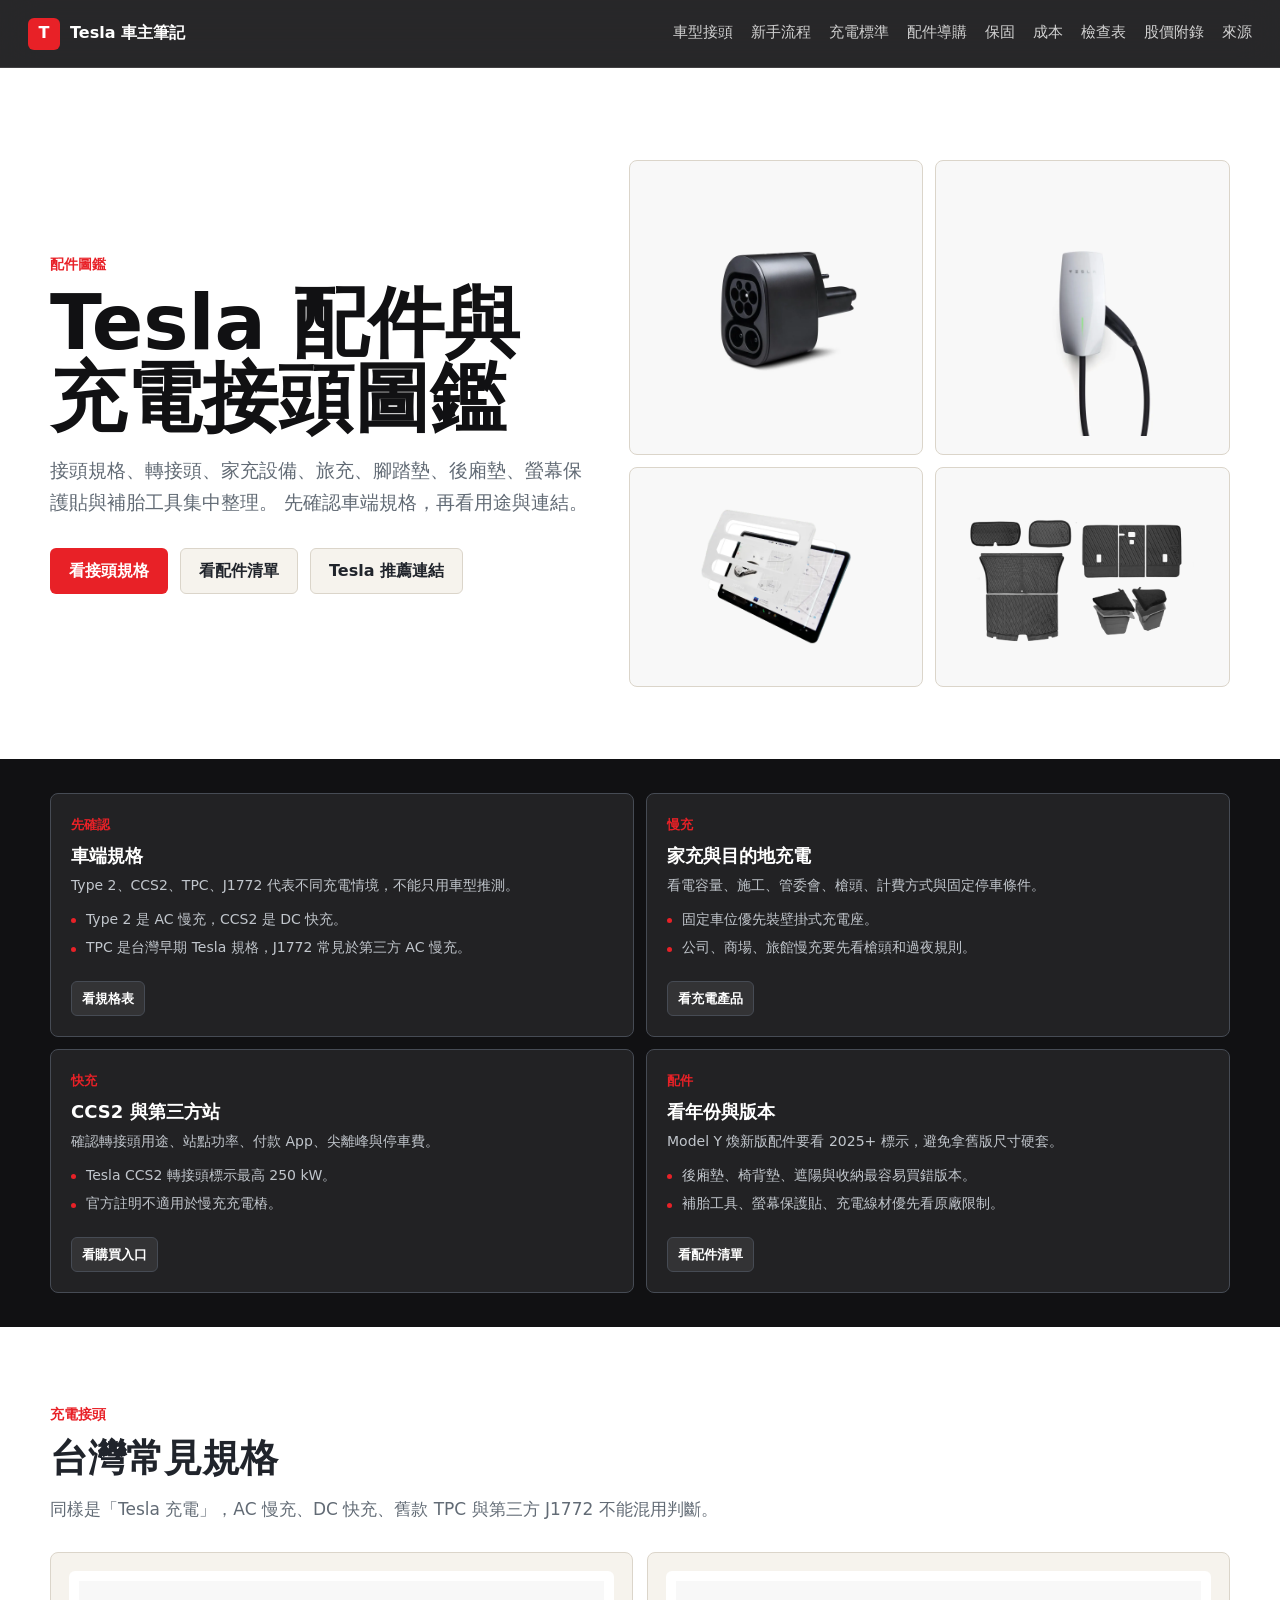
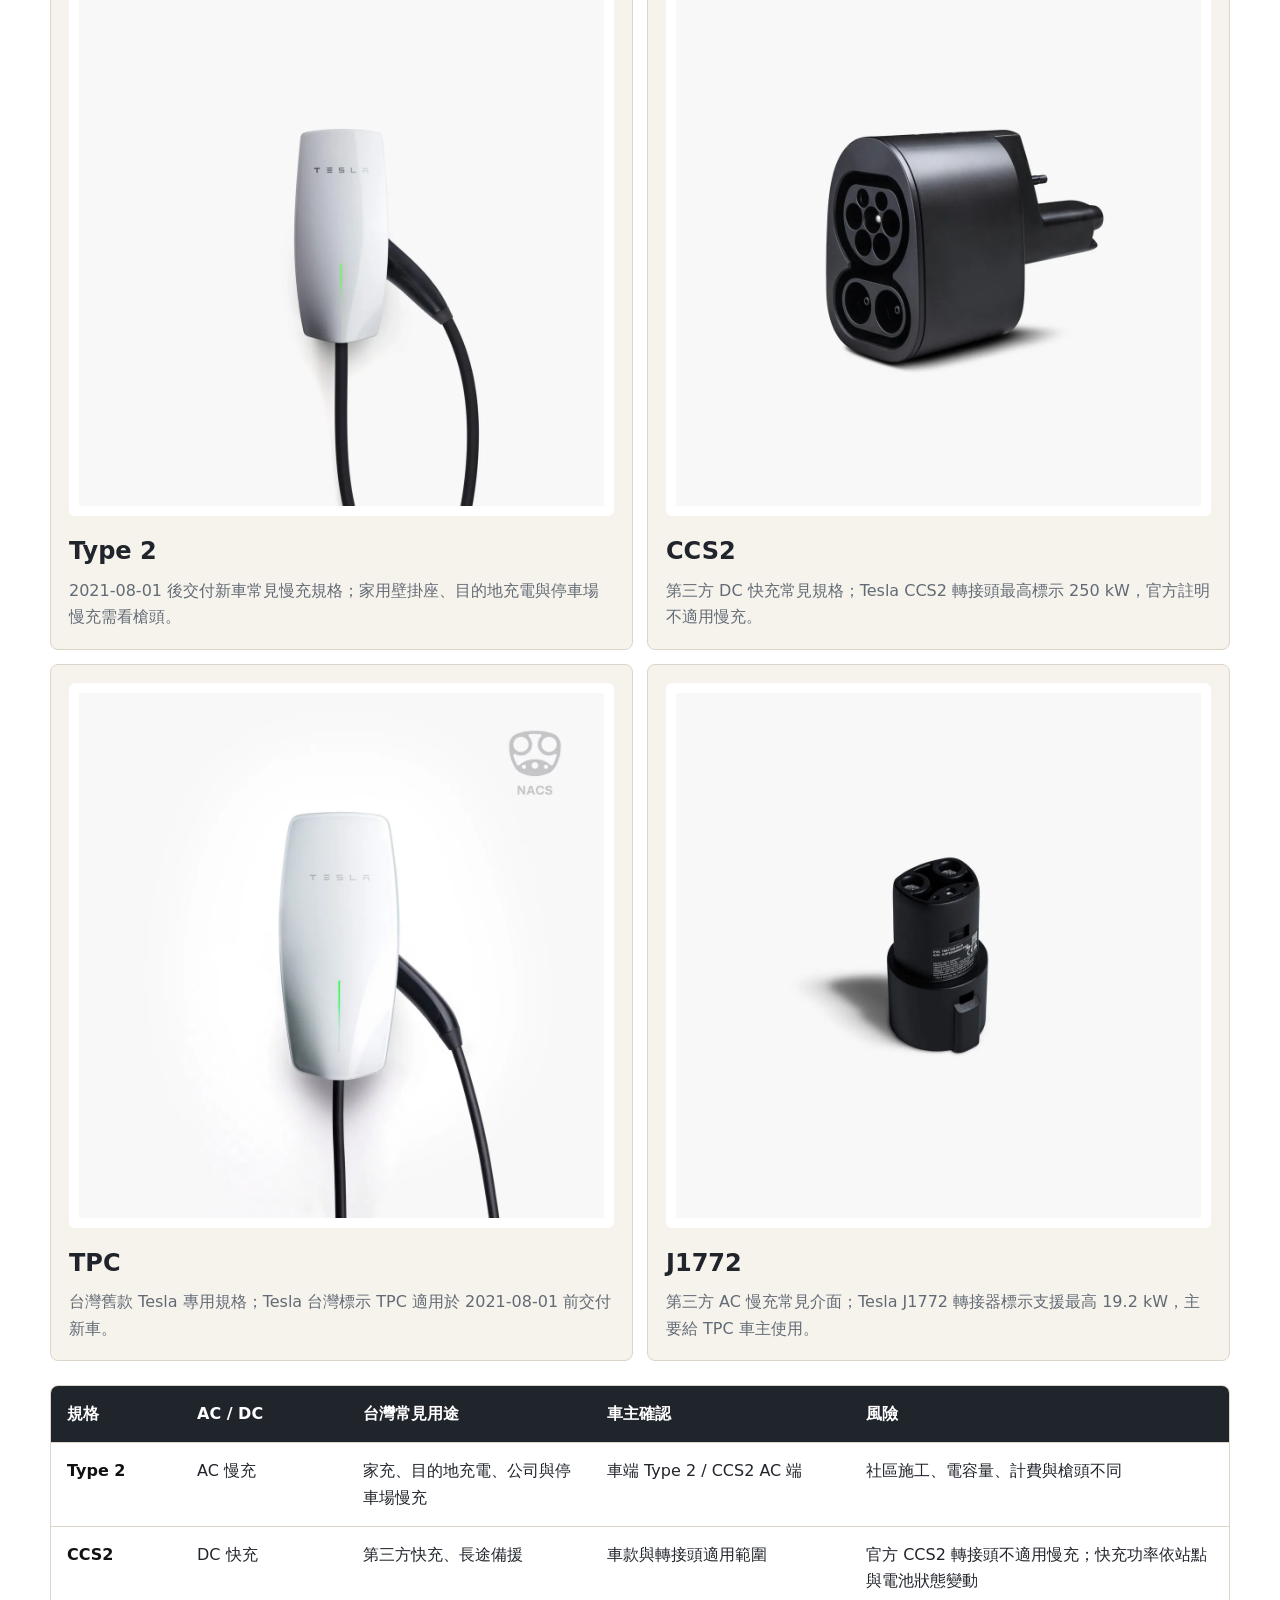
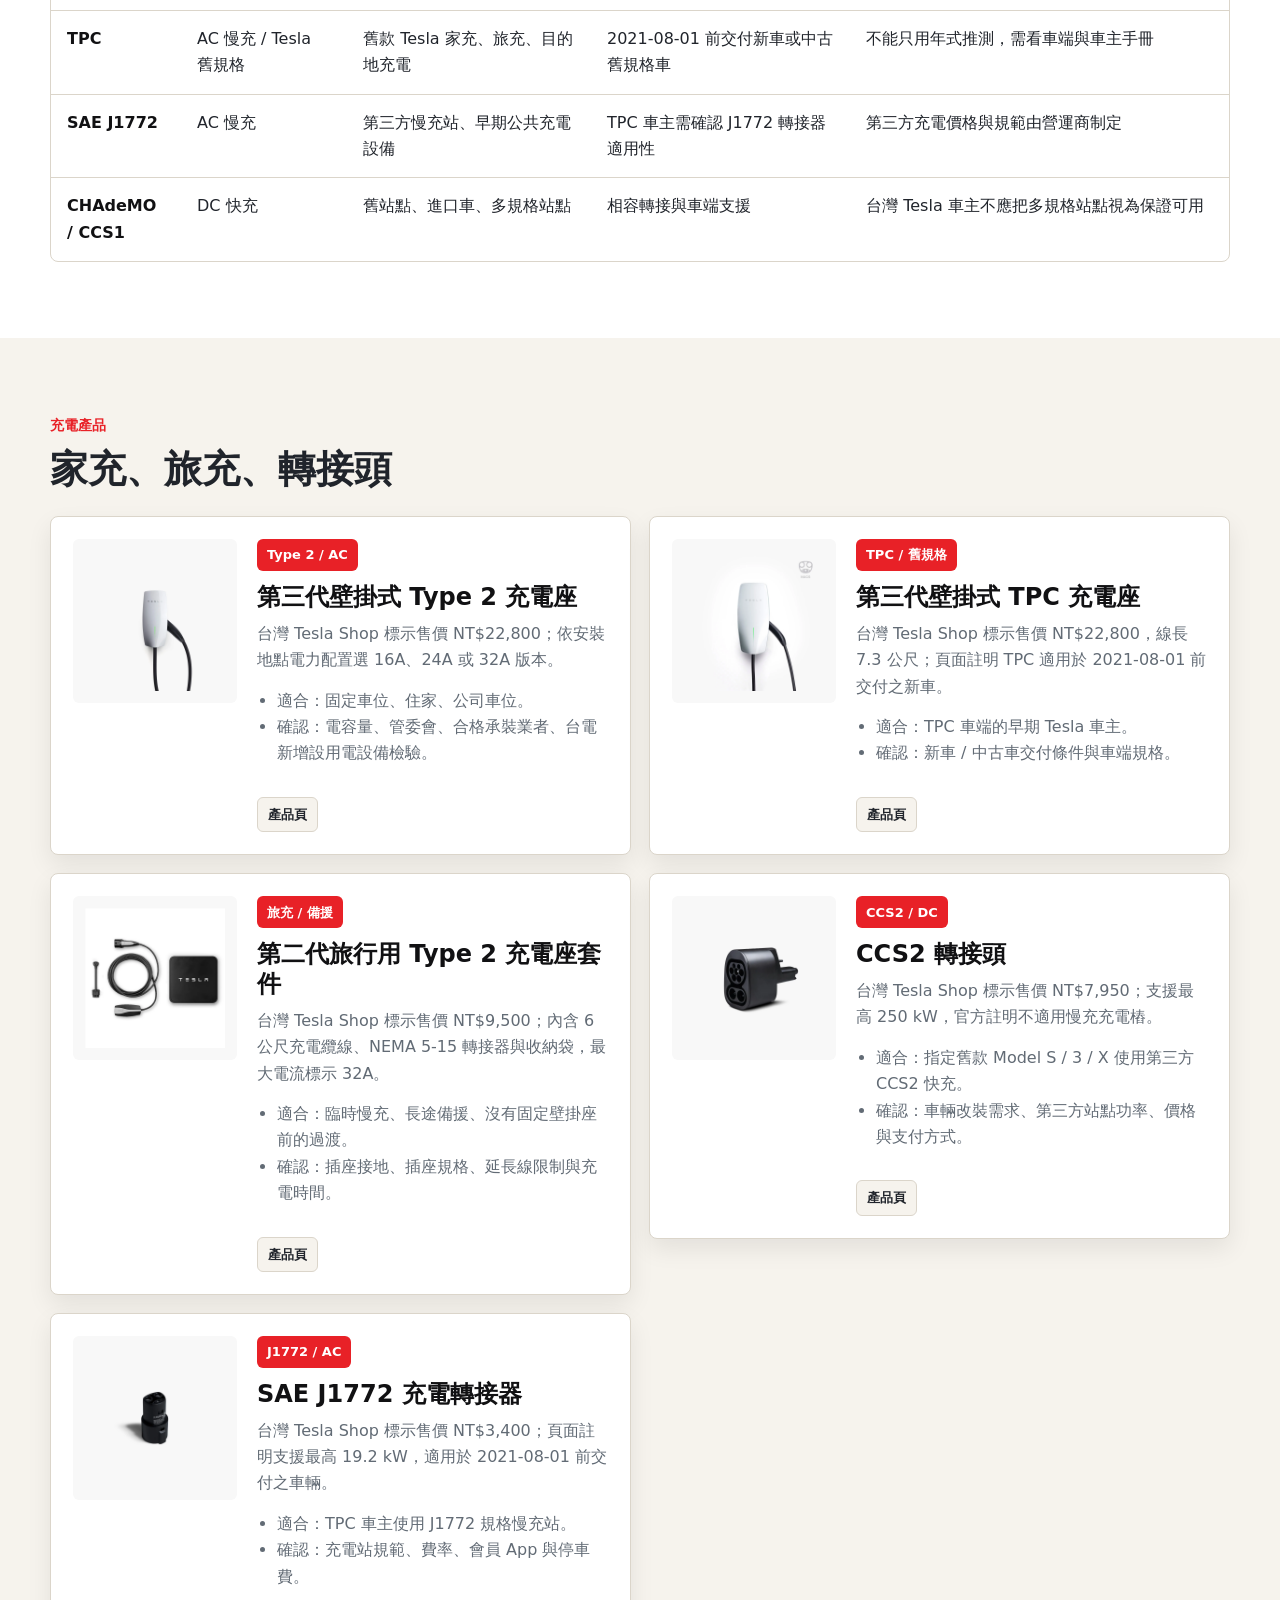
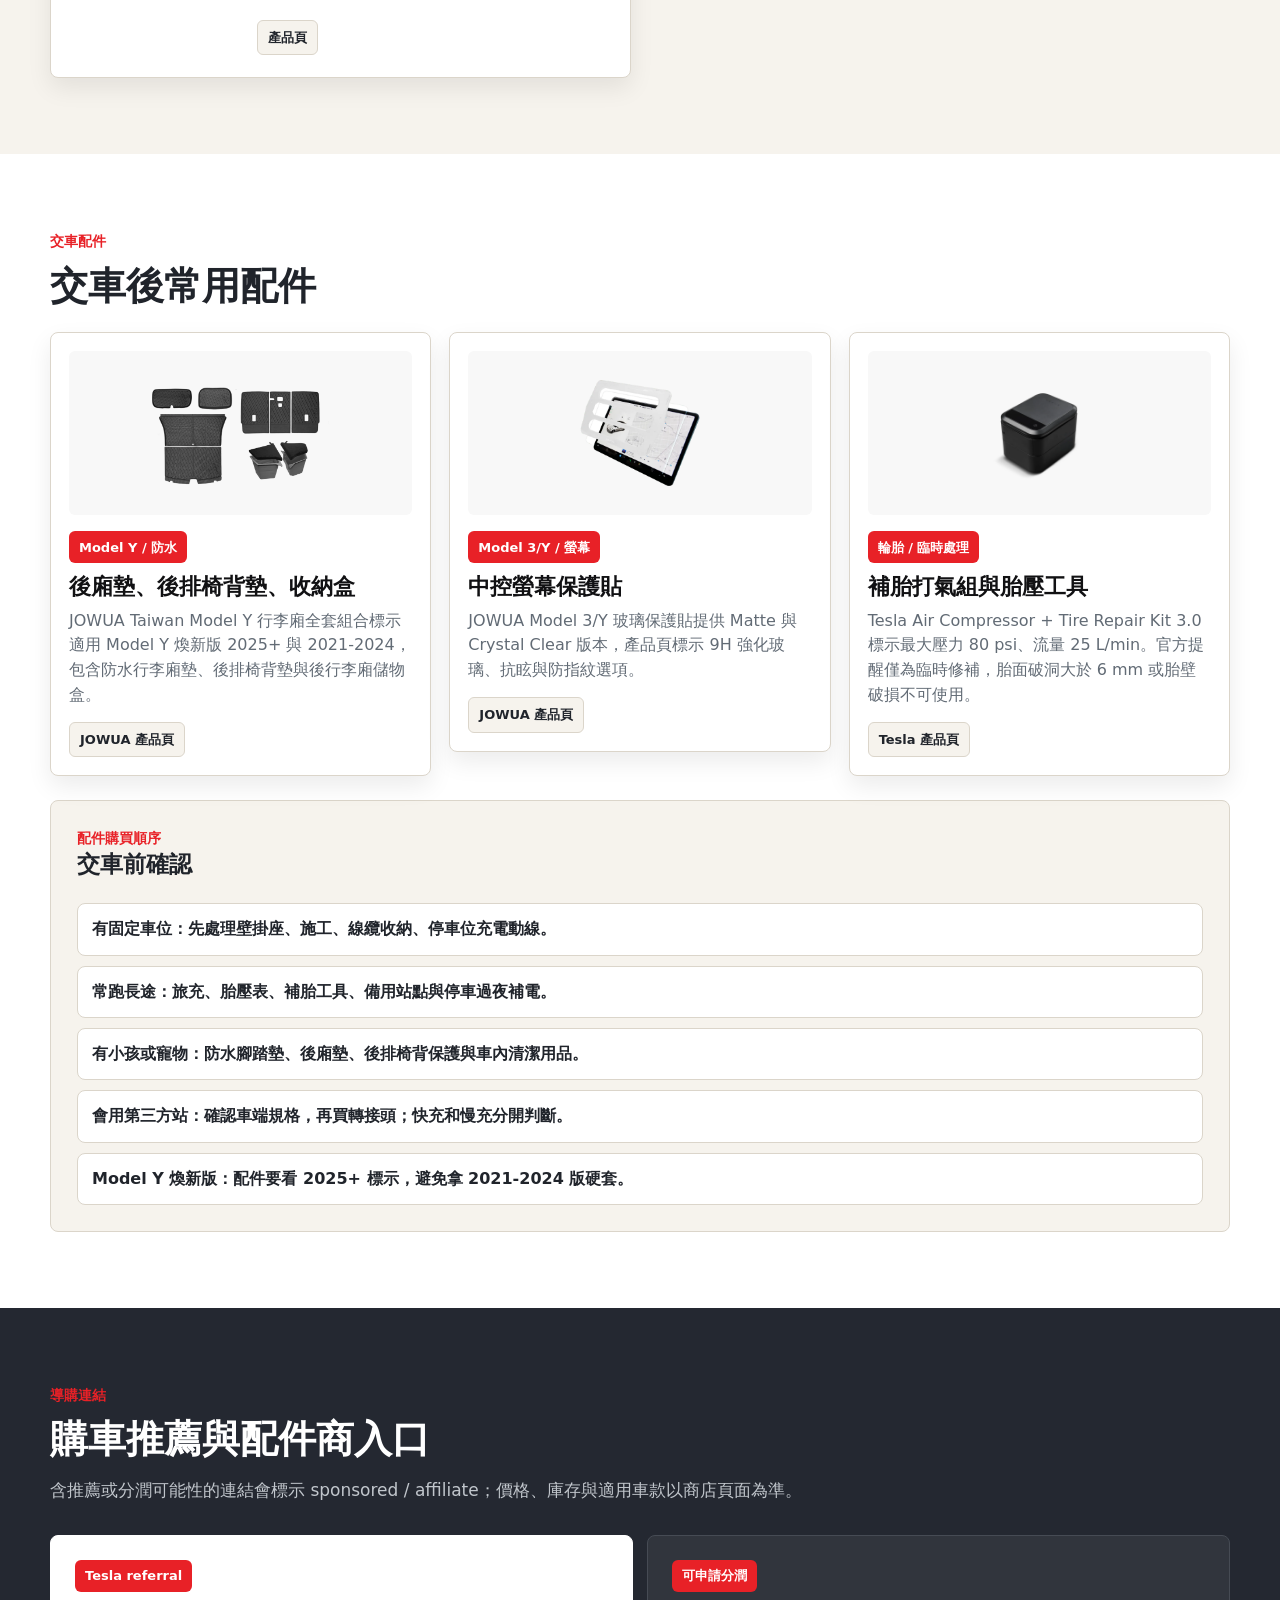
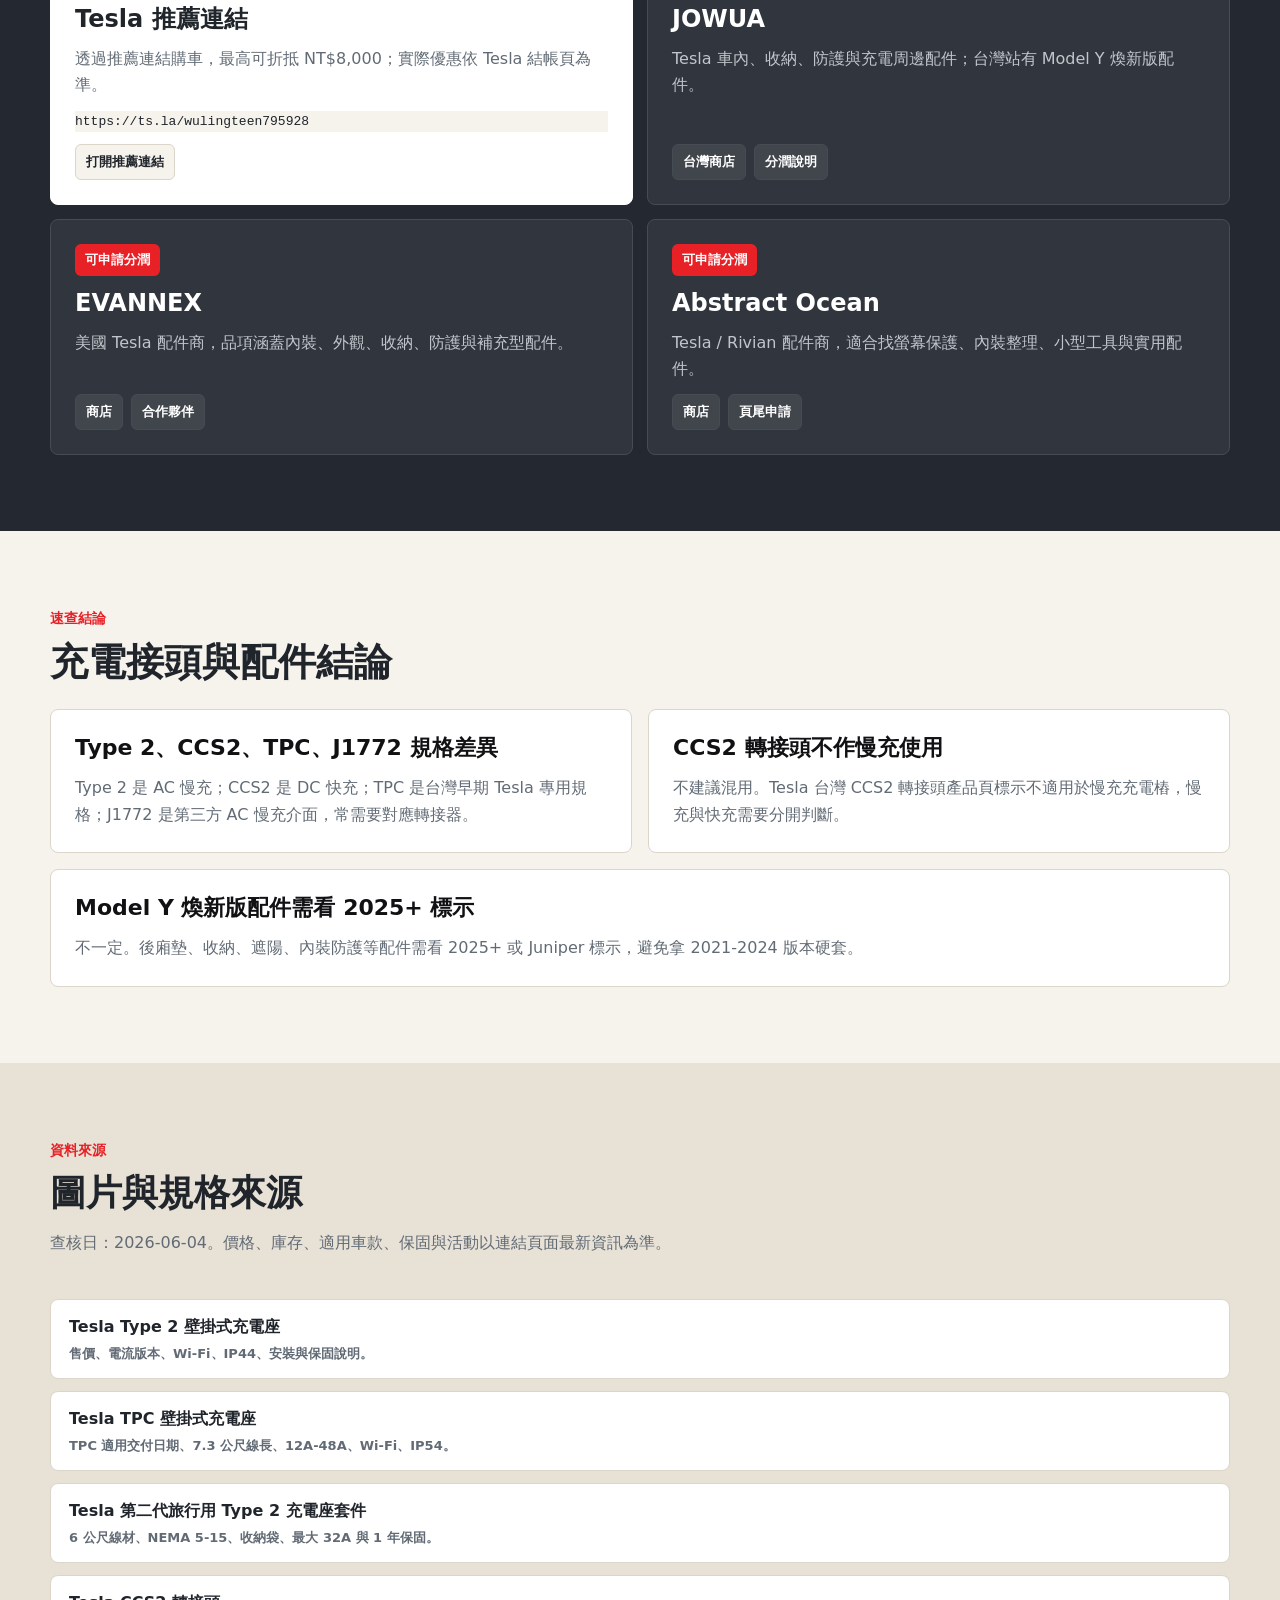
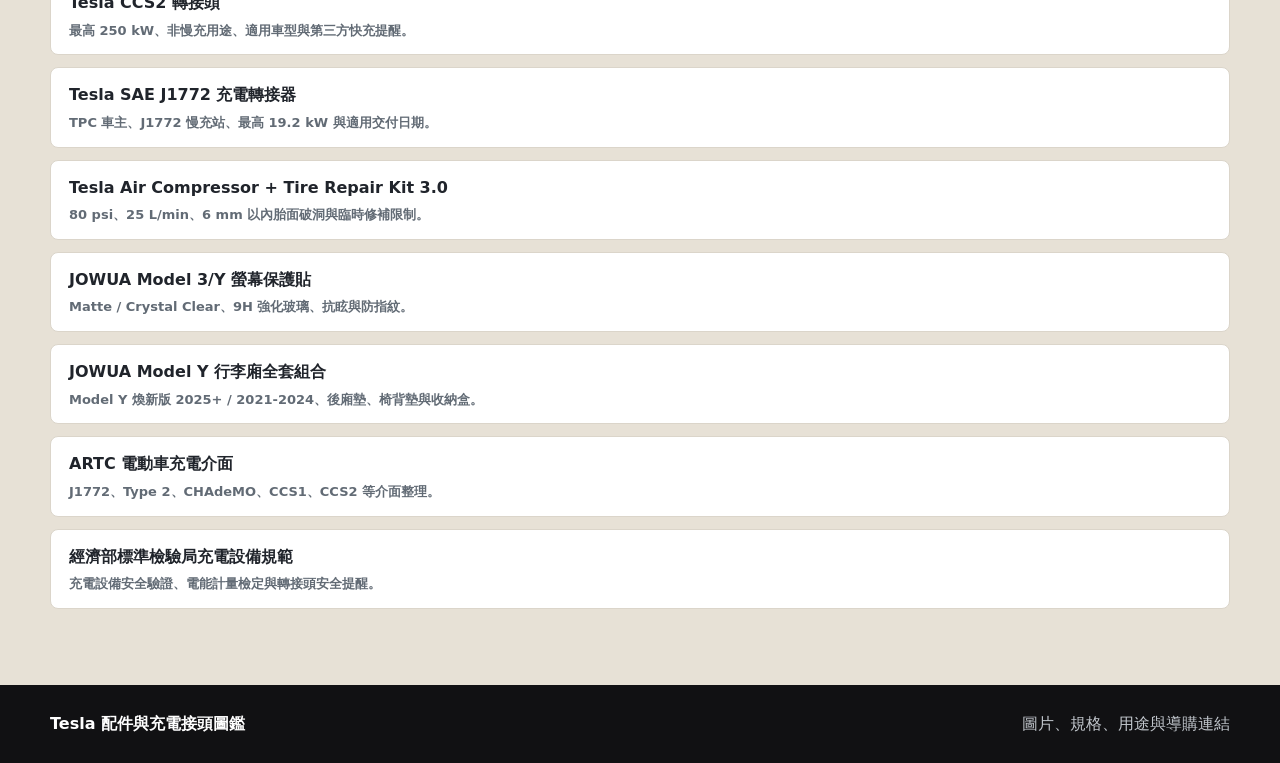
<file: accessories.html>
<!doctype html>
<html lang="zh-Hant">
  <head>
    <meta charset="utf-8">
    <meta name="viewport" content="width=device-width, initial-scale=1">
    <meta
      name="description"
      content="Tesla 台灣車主配件與充電接頭圖鑑，整理 Type 2、CCS2、TPC、J1772、壁掛座、旅充、轉接頭、腳踏墊、後廂墊、螢幕保護貼與補胎工具。"
    >
    <meta name="robots" content="index, follow, max-image-preview:large">
    <meta name="author" content="Tesla 車主筆記">
    <meta name="theme-color" content="#111113">
    <title>Tesla 配件與充電接頭圖鑑 | 台灣車主</title>
    <link rel="canonical" href="https://tesla-info.nilsliu.dev/accessories.html">
    <meta property="og:locale" content="zh_TW">
    <meta property="og:type" content="article">
    <meta property="og:site_name" content="Tesla 車主筆記">
    <meta property="og:title" content="Tesla 配件與充電接頭圖鑑 | 台灣車主">
    <meta property="og:description" content="圖片化整理 Type 2、CCS2、TPC、J1772、壁掛座、旅充、轉接頭與 Model Y 常用配件。">
    <meta property="og:url" content="https://tesla-info.nilsliu.dev/accessories.html">
    <meta property="og:image" content="https://tesla-info.nilsliu.dev/assets/tesla-info-og.jpg">
    <meta property="og:image:width" content="1200">
    <meta property="og:image:height" content="630">
    <meta property="og:image:alt" content="Tesla Model Y 與 Tesla 車主配件圖鑑">
    <meta name="twitter:card" content="summary_large_image">
    <meta name="twitter:title" content="Tesla 配件與充電接頭圖鑑 | 台灣車主">
    <meta name="twitter:description" content="Type 2、CCS2、TPC、J1772、家充、旅充、轉接頭與 Model Y 配件圖片化整理。">
    <meta name="twitter:image" content="https://tesla-info.nilsliu.dev/assets/tesla-info-og.jpg">
    <script type="application/ld+json">
      {
        "@context": "https://schema.org",
        "@graph": [
          {
            "@type": "WebPage",
            "@id": "https://tesla-info.nilsliu.dev/accessories.html#webpage",
            "url": "https://tesla-info.nilsliu.dev/accessories.html",
            "name": "Tesla 配件與充電接頭圖鑑 | 台灣車主",
            "description": "Tesla 台灣車主配件與充電接頭圖鑑，整理 Type 2、CCS2、TPC、J1772、壁掛座、旅充、轉接頭、腳踏墊、後廂墊、螢幕保護貼與補胎工具。",
            "isPartOf": {
              "@id": "https://tesla-info.nilsliu.dev/#website"
            },
            "dateModified": "2026-06-08",
            "inLanguage": "zh-Hant"
          },
          {
            "@type": "BreadcrumbList",
            "@id": "https://tesla-info.nilsliu.dev/accessories.html#breadcrumb",
            "itemListElement": [
              {
                "@type": "ListItem",
                "position": 1,
                "name": "Tesla 車主筆記",
                "item": "https://tesla-info.nilsliu.dev/"
              },
              {
                "@type": "ListItem",
                "position": 2,
                "name": "配件與充電接頭圖鑑",
                "item": "https://tesla-info.nilsliu.dev/accessories.html"
              }
            ]
          },
          {
            "@type": "ItemList",
            "@id": "https://tesla-info.nilsliu.dev/accessories.html#itemlist",
            "name": "Tesla 台灣車主充電接頭與配件清單",
            "itemListElement": [
              {
                "@type": "ListItem",
                "position": 1,
                "name": "Type 2 壁掛式充電座",
                "url": "https://tesla-info.nilsliu.dev/accessories.html#charging-products"
              },
              {
                "@type": "ListItem",
                "position": 2,
                "name": "TPC 壁掛式充電座",
                "url": "https://tesla-info.nilsliu.dev/accessories.html#charging-products"
              },
              {
                "@type": "ListItem",
                "position": 3,
                "name": "CCS2 轉接頭",
                "url": "https://tesla-info.nilsliu.dev/accessories.html#charging-products"
              },
              {
                "@type": "ListItem",
                "position": 4,
                "name": "SAE J1772 充電轉接器",
                "url": "https://tesla-info.nilsliu.dev/accessories.html#charging-products"
              },
              {
                "@type": "ListItem",
                "position": 5,
                "name": "Model Y 後廂墊與收納組",
                "url": "https://tesla-info.nilsliu.dev/accessories.html#owner-accessories"
              }
            ]
          },
          {
            "@type": "FAQPage",
            "@id": "https://tesla-info.nilsliu.dev/accessories.html#faq",
            "mainEntity": [
              {
                "@type": "Question",
                "name": "Type 2、CCS2、TPC、J1772 規格差異",
                "acceptedAnswer": {
                  "@type": "Answer",
                  "text": "Type 2 是 AC 慢充；CCS2 是 DC 快充；TPC 是台灣早期 Tesla 專用規格；J1772 是第三方 AC 慢充介面，常需要對應轉接器。"
                }
              },
              {
                "@type": "Question",
                "name": "CCS2 轉接頭不作慢充使用",
                "acceptedAnswer": {
                  "@type": "Answer",
                  "text": "不建議混用。Tesla 台灣 CCS2 轉接頭產品頁標示不適用於慢充充電樁，慢充與快充需分開判斷。"
                }
              },
              {
                "@type": "Question",
                "name": "Model Y 煥新版配件需看 2025+ 標示",
                "acceptedAnswer": {
                  "@type": "Answer",
                  "text": "不一定。後廂墊、收納、遮陽、內裝防護等配件需看 2025+ 或 Juniper 標示，避免拿 2021-2024 版本硬套。"
                }
              }
            ]
          }
        ]
      }
    </script>
    <link rel="stylesheet" href="styles.css?v=20260606-buttons">
  </head>
  <body class="accessories-page">
    <header class="site-header" aria-label="主要導覽">
      <a class="brand" href="index.html" aria-label="回到 Tesla 車主筆記首頁">
        <span class="brand-mark" aria-hidden="true">T</span>
        <span>Tesla 車主筆記</span>
      </a>
      <nav class="site-nav" aria-label="單頁導覽">
        <a href="index.html#model-match">車型接頭</a>
        <a href="index.html#owner-setup">新手流程</a>
        <a href="index.html#charging-basics">充電標準</a>
        <a href="index.html#accessory-guide">配件導購</a>
        <a href="index.html#warranty">保固</a>
        <a href="index.html#tools">成本</a>
        <a href="index.html#radar">檢查表</a>
        <a href="index.html#market-appendix">股價附錄</a>
        <a href="index.html#sources">來源</a>
      </nav>
    </header>

    <main id="top">
      <section class="accessory-hero-band" aria-labelledby="accessory-hero-title">
        <div class="container accessory-hero-layout">
          <div>
            <p class="eyebrow dark">配件圖鑑</p>
            <h1 id="accessory-hero-title">Tesla 配件與充電接頭圖鑑</h1>
            <p>
              接頭規格、轉接頭、家充設備、旅充、腳踏墊、後廂墊、螢幕保護貼與補胎工具集中整理。
              先確認車端規格，再看用途與連結。
            </p>
            <div class="hero-actions" aria-label="快速前往">
              <a class="button primary" href="#connector-specs">看接頭規格</a>
              <a class="button secondary" href="#owner-accessories">看配件清單</a>
              <a class="button secondary" href="https://ts.la/wulingteen795928" target="_blank" rel="sponsored noopener noreferrer">Tesla 推薦連結</a>
            </div>
          </div>
          <div class="accessory-visual-grid" aria-label="配件圖片預覽">
            <img src="assets/accessories/ccs2-adapter.webp" alt="Tesla CCS2 轉接頭" width="1200" height="1200">
            <img src="assets/accessories/type2-wall-connector.webp" alt="Tesla Type 2 壁掛式充電座" width="1200" height="1200">
            <img src="assets/accessories/screen-protector.webp" alt="JOWUA Tesla Model 3/Y 螢幕保護貼" width="1200" height="800">
            <img src="assets/accessories/trunk-liner.webp" alt="JOWUA Model Y 後廂墊與收納組" width="1400" height="933">
          </div>
        </div>
      </section>

      <section class="answer-band" aria-labelledby="accessory-answer-title">
        <div class="container">
          <h2 class="sr-only" id="accessory-answer-title">配件頁重點摘要</h2>
          <div class="answer-strip">
            <article>
              <span>先確認</span>
              <strong>車端規格</strong>
              <p>Type 2、CCS2、TPC、J1772 代表不同充電情境，不能只用車型推測。</p>
              <ul class="answer-points">
                <li>Type 2 是 AC 慢充，CCS2 是 DC 快充。</li>
                <li>TPC 是台灣早期 Tesla 規格，J1772 常見於第三方 AC 慢充。</li>
              </ul>
              <a class="source-chip" href="#connector-specs">看規格表</a>
            </article>
            <article>
              <span>慢充</span>
              <strong>家充與目的地充電</strong>
              <p>看電容量、施工、管委會、槍頭、計費方式與固定停車條件。</p>
              <ul class="answer-points">
                <li>固定車位優先裝壁掛式充電座。</li>
                <li>公司、商場、旅館慢充要先看槍頭和過夜規則。</li>
              </ul>
              <a class="source-chip" href="#charging-products">看充電產品</a>
            </article>
            <article>
              <span>快充</span>
              <strong>CCS2 與第三方站</strong>
              <p>確認轉接頭用途、站點功率、付款 App、尖離峰與停車費。</p>
              <ul class="answer-points">
                <li>Tesla CCS2 轉接頭標示最高 250 kW。</li>
                <li>官方註明不適用於慢充充電樁。</li>
              </ul>
              <a class="source-chip" href="#buyer-links">看購買入口</a>
            </article>
            <article>
              <span>配件</span>
              <strong>看年份與版本</strong>
              <p>Model Y 煥新版配件要看 2025+ 標示，避免拿舊版尺寸硬套。</p>
              <ul class="answer-points">
                <li>後廂墊、椅背墊、遮陽與收納最容易買錯版本。</li>
                <li>補胎工具、螢幕保護貼、充電線材優先看原廠限制。</li>
              </ul>
              <a class="source-chip" href="#owner-accessories">看配件清單</a>
            </article>
          </div>
        </div>
      </section>

      <section class="guide-band guide-white" id="connector-specs" aria-labelledby="connector-specs-title">
        <div class="container">
          <div class="section-heading compact">
            <p class="eyebrow dark">充電接頭</p>
            <h2 id="connector-specs-title">台灣常見規格</h2>
            <p>同樣是「Tesla 充電」，AC 慢充、DC 快充、舊款 TPC 與第三方 J1772 不能混用判斷。</p>
          </div>

          <div class="connector-gallery">
            <article>
              <img src="assets/accessories/type2-wall-connector.webp" alt="Type 2 壁掛式充電座" width="1200" height="1200">
              <h3>Type 2</h3>
              <p>2021-08-01 後交付新車常見慢充規格；家用壁掛座、目的地充電與停車場慢充需看槍頭。</p>
            </article>
            <article>
              <img src="assets/accessories/ccs2-adapter.webp" alt="CCS2 轉接頭" width="1200" height="1200">
              <h3>CCS2</h3>
              <p>第三方 DC 快充常見規格；Tesla CCS2 轉接頭最高標示 250 kW，官方註明不適用慢充。</p>
            </article>
            <article>
              <img src="assets/accessories/tpc-wall-connector.webp" alt="TPC 壁掛式充電座" width="1200" height="1200">
              <h3>TPC</h3>
              <p>台灣舊款 Tesla 專用規格；Tesla 台灣標示 TPC 適用於 2021-08-01 前交付新車。</p>
            </article>
            <article>
              <img src="assets/accessories/j1772-adapter.webp" alt="SAE J1772 轉接器" width="1200" height="1200">
              <h3>J1772</h3>
              <p>第三方 AC 慢充常見介面；Tesla J1772 轉接器標示支援最高 19.2 kW，主要給 TPC 車主使用。</p>
            </article>
          </div>

          <div class="spec-table-wrap">
            <table class="spec-table">
              <thead>
                <tr>
                  <th scope="col">規格</th>
                  <th scope="col">AC / DC</th>
                  <th scope="col">台灣常見用途</th>
                  <th scope="col">車主確認</th>
                  <th scope="col">風險</th>
                </tr>
              </thead>
              <tbody>
                <tr>
                  <th scope="row">Type 2</th>
                  <td>AC 慢充</td>
                  <td>家充、目的地充電、公司與停車場慢充</td>
                  <td>車端 Type 2 / CCS2 AC 端</td>
                  <td>社區施工、電容量、計費與槍頭不同</td>
                </tr>
                <tr>
                  <th scope="row">CCS2</th>
                  <td>DC 快充</td>
                  <td>第三方快充、長途備援</td>
                  <td>車款與轉接頭適用範圍</td>
                  <td>官方 CCS2 轉接頭不適用慢充；快充功率依站點與電池狀態變動</td>
                </tr>
                <tr>
                  <th scope="row">TPC</th>
                  <td>AC 慢充 / Tesla 舊規格</td>
                  <td>舊款 Tesla 家充、旅充、目的地充電</td>
                  <td>2021-08-01 前交付新車或中古舊規格車</td>
                  <td>不能只用年式推測，需看車端與車主手冊</td>
                </tr>
                <tr>
                  <th scope="row">SAE J1772</th>
                  <td>AC 慢充</td>
                  <td>第三方慢充站、早期公共充電設備</td>
                  <td>TPC 車主需確認 J1772 轉接器適用性</td>
                  <td>第三方充電價格與規範由營運商制定</td>
                </tr>
                <tr>
                  <th scope="row">CHAdeMO / CCS1</th>
                  <td>DC 快充</td>
                  <td>舊站點、進口車、多規格站點</td>
                  <td>相容轉接與車端支援</td>
                  <td>台灣 Tesla 車主不應把多規格站點視為保證可用</td>
                </tr>
              </tbody>
            </table>
          </div>
        </div>
      </section>

      <section class="guide-band" id="charging-products" aria-labelledby="charging-products-title">
        <div class="container">
          <div class="section-heading compact">
            <p class="eyebrow dark">充電產品</p>
            <h2 id="charging-products-title">家充、旅充、轉接頭</h2>
          </div>

          <div class="product-card-grid">
            <article class="product-card">
              <img src="assets/accessories/type2-wall-connector.webp" alt="第三代壁掛式 Type 2 充電座" width="1200" height="1200">
              <div>
                <span class="affiliate-label">Type 2 / AC</span>
                <h3>第三代壁掛式 Type 2 充電座</h3>
                <p>台灣 Tesla Shop 標示售價 NT$22,800；依安裝地點電力配置選 16A、24A 或 32A 版本。</p>
                <ul>
                  <li>適合：固定車位、住家、公司車位。</li>
                  <li>確認：電容量、管委會、合格承裝業者、台電新增設用電設備檢驗。</li>
                </ul>
                <a class="source-chip" href="https://shop.tesla.com/zh_tw/product/type-2-wall-connector" target="_blank" rel="sponsored noopener noreferrer">產品頁</a>
              </div>
            </article>

            <article class="product-card">
              <img src="assets/accessories/tpc-wall-connector.webp" alt="第三代壁掛式 TPC 充電座" width="1200" height="1200">
              <div>
                <span class="affiliate-label">TPC / 舊規格</span>
                <h3>第三代壁掛式 TPC 充電座</h3>
                <p>台灣 Tesla Shop 標示售價 NT$22,800，線長 7.3 公尺；頁面註明 TPC 適用於 2021-08-01 前交付之新車。</p>
                <ul>
                  <li>適合：TPC 車端的早期 Tesla 車主。</li>
                  <li>確認：新車 / 中古車交付條件與車端規格。</li>
                </ul>
                <a class="source-chip" href="https://shop.tesla.com/zh_tw/product/wall-connector" target="_blank" rel="sponsored noopener noreferrer">產品頁</a>
              </div>
            </article>

            <article class="product-card">
              <img src="assets/accessories/mobile-connector.webp" alt="第二代旅行用 Type 2 充電座套件" width="1200" height="1200">
              <div>
                <span class="affiliate-label">旅充 / 備援</span>
                <h3>第二代旅行用 Type 2 充電座套件</h3>
                <p>台灣 Tesla Shop 標示售價 NT$9,500；內含 6 公尺充電纜線、NEMA 5-15 轉接器與收納袋，最大電流標示 32A。</p>
                <ul>
                  <li>適合：臨時慢充、長途備援、沒有固定壁掛座前的過渡。</li>
                  <li>確認：插座接地、插座規格、延長線限制與充電時間。</li>
                </ul>
                <a class="source-chip" href="https://shop.tesla.com/zh_tw/product/type-2-universal-mobile-connector-bundle" target="_blank" rel="sponsored noopener noreferrer">產品頁</a>
              </div>
            </article>

            <article class="product-card">
              <img src="assets/accessories/ccs2-adapter.webp" alt="Tesla CCS2 轉接頭" width="1200" height="1200">
              <div>
                <span class="affiliate-label">CCS2 / DC</span>
                <h3>CCS2 轉接頭</h3>
                <p>台灣 Tesla Shop 標示售價 NT$7,950；支援最高 250 kW，官方註明不適用慢充充電樁。</p>
                <ul>
                  <li>適合：指定舊款 Model S / 3 / X 使用第三方 CCS2 快充。</li>
                  <li>確認：車輛改裝需求、第三方站點功率、價格與支付方式。</li>
                </ul>
                <a class="source-chip" href="https://shop.tesla.com/zh_tw/product/ccs-combo-2-adapter" target="_blank" rel="sponsored noopener noreferrer">產品頁</a>
              </div>
            </article>

            <article class="product-card">
              <img src="assets/accessories/j1772-adapter.webp" alt="SAE J1772 充電轉接器" width="1200" height="1200">
              <div>
                <span class="affiliate-label">J1772 / AC</span>
                <h3>SAE J1772 充電轉接器</h3>
                <p>台灣 Tesla Shop 標示售價 NT$3,400；頁面註明支援最高 19.2 kW，適用於 2021-08-01 前交付之車輛。</p>
                <ul>
                  <li>適合：TPC 車主使用 J1772 規格慢充站。</li>
                  <li>確認：充電站規範、費率、會員 App 與停車費。</li>
                </ul>
                <a class="source-chip" href="https://shop.tesla.com/zh_tw/product/sae-j1772-adapter" target="_blank" rel="sponsored noopener noreferrer">產品頁</a>
              </div>
            </article>
          </div>
        </div>
      </section>

      <section class="guide-band guide-white" id="owner-accessories" aria-labelledby="owner-accessories-title">
        <div class="container">
          <div class="section-heading compact">
            <p class="eyebrow dark">交車配件</p>
            <h2 id="owner-accessories-title">交車後常用配件</h2>
          </div>

          <div class="product-card-grid accessory-products">
            <article class="product-card">
              <img src="assets/accessories/trunk-liner.webp" alt="JOWUA Model Y 行李廂全套組合" width="1400" height="933">
              <div>
                <span class="affiliate-label">Model Y / 防水</span>
                <h3>後廂墊、後排椅背墊、收納盒</h3>
                <p>JOWUA Taiwan Model Y 行李廂全套組合標示適用 Model Y 煥新版 2025+ 與 2021-2024，包含防水行李廂墊、後排椅背墊與後行李廂儲物盒。</p>
                <a class="source-chip" href="https://global.jowua-life.com/products/model-y-trunk-combo" target="_blank" rel="sponsored noopener noreferrer">JOWUA 產品頁</a>
              </div>
            </article>

            <article class="product-card">
              <img src="assets/accessories/screen-protector.webp" alt="JOWUA Model 3/Y 螢幕保護貼" width="1200" height="800">
              <div>
                <span class="affiliate-label">Model 3/Y / 螢幕</span>
                <h3>中控螢幕保護貼</h3>
                <p>JOWUA Model 3/Y 玻璃保護貼提供 Matte 與 Crystal Clear 版本，產品頁標示 9H 強化玻璃、抗眩與防指紋選項。</p>
                <a class="source-chip" href="https://www.jowua-life.com/products/tempered-glass-screen-protector-model3y" target="_blank" rel="sponsored noopener noreferrer">JOWUA 產品頁</a>
              </div>
            </article>

            <article class="product-card">
              <img src="assets/accessories/tire-repair-kit.webp" alt="Tesla Air Compressor + Tire Repair Kit 3.0" width="1200" height="1200">
              <div>
                <span class="affiliate-label">輪胎 / 臨時處理</span>
                <h3>補胎打氣組與胎壓工具</h3>
                <p>Tesla Air Compressor + Tire Repair Kit 3.0 標示最大壓力 80 psi、流量 25 L/min。官方提醒僅為臨時修補，胎面破洞大於 6 mm 或胎壁破損不可使用。</p>
                <a class="source-chip" href="https://shop.tesla.com/product/tire-repair-kit?tesla_logged_in=Y" target="_blank" rel="sponsored noopener noreferrer">Tesla 產品頁</a>
              </div>
            </article>
          </div>

          <div class="decision-panel">
            <div>
              <p class="eyebrow dark">配件購買順序</p>
              <h3>交車前確認</h3>
            </div>
            <ul class="dense-checklist">
              <li>有固定車位：先處理壁掛座、施工、線纜收納、停車位充電動線。</li>
              <li>常跑長途：旅充、胎壓表、補胎工具、備用站點與停車過夜補電。</li>
              <li>有小孩或寵物：防水腳踏墊、後廂墊、後排椅背保護與車內清潔用品。</li>
              <li>會用第三方站：確認車端規格，再買轉接頭；快充和慢充分開判斷。</li>
              <li>Model Y 煥新版：配件要看 2025+ 標示，避免拿 2021-2024 版硬套。</li>
            </ul>
          </div>
        </div>
      </section>

      <section class="affiliate-band" id="buyer-links" aria-labelledby="buyer-links-title">
        <div class="container">
          <div class="section-heading">
            <p class="eyebrow dark">導購連結</p>
            <h2 id="buyer-links-title">購車推薦與配件商入口</h2>
            <p>含推薦或分潤可能性的連結會標示 sponsored / affiliate；價格、庫存與適用車款以商店頁面為準。</p>
          </div>

          <div class="affiliate-grid">
            <article class="affiliate-card affiliate-card-feature">
              <span class="affiliate-label">Tesla referral</span>
              <h3>Tesla 推薦連結</h3>
              <p>透過推薦連結購車，最高可折抵 NT$8,000；實際優惠依 Tesla 結帳頁為準。</p>
              <code>https://ts.la/wulingteen795928</code>
              <a class="source-chip" href="https://ts.la/wulingteen795928" target="_blank" rel="sponsored noopener noreferrer">打開推薦連結</a>
            </article>

            <article class="affiliate-card">
              <span class="affiliate-label">可申請分潤</span>
              <h3>JOWUA</h3>
              <p>Tesla 車內、收納、防護與充電周邊配件；台灣站有 Model Y 煥新版配件。</p>
              <div class="affiliate-actions">
                <a class="source-chip" href="https://global.jowua-life.com/" target="_blank" rel="sponsored noopener noreferrer">台灣商店</a>
                <a class="source-chip" href="https://www.jowua-life.com/en-es/pages/affiliate-program" target="_blank" rel="noopener noreferrer">分潤說明</a>
              </div>
            </article>

            <article class="affiliate-card">
              <span class="affiliate-label">可申請分潤</span>
              <h3>EVANNEX</h3>
              <p>美國 Tesla 配件商，品項涵蓋內裝、外觀、收納、防護與補充型配件。</p>
              <div class="affiliate-actions">
                <a class="source-chip" href="https://evannex.com/" target="_blank" rel="sponsored noopener noreferrer">商店</a>
                <a class="source-chip" href="https://evannex.com/pages/partner-with-evannex" target="_blank" rel="noopener noreferrer">合作夥伴</a>
              </div>
            </article>

            <article class="affiliate-card">
              <span class="affiliate-label">可申請分潤</span>
              <h3>Abstract Ocean</h3>
              <p>Tesla / Rivian 配件商，適合找螢幕保護、內裝整理、小型工具與實用配件。</p>
              <div class="affiliate-actions">
                <a class="source-chip" href="https://www.abstractocean.com/" target="_blank" rel="sponsored noopener noreferrer">商店</a>
                <a class="source-chip" href="https://www.abstractocean.com/" target="_blank" rel="noopener noreferrer">頁尾申請</a>
              </div>
            </article>
          </div>
        </div>
      </section>

      <section class="faq-band alt" id="accessory-faq" aria-labelledby="accessory-faq-title">
        <div class="container">
          <div class="section-heading compact">
            <p class="eyebrow dark">速查結論</p>
            <h2 id="accessory-faq-title">充電接頭與配件結論</h2>
          </div>
          <div class="faq-grid">
            <article class="faq-card">
              <h3>Type 2、CCS2、TPC、J1772 規格差異</h3>
              <p>Type 2 是 AC 慢充；CCS2 是 DC 快充；TPC 是台灣早期 Tesla 專用規格；J1772 是第三方 AC 慢充介面，常需要對應轉接器。</p>
            </article>
            <article class="faq-card">
              <h3>CCS2 轉接頭不作慢充使用</h3>
              <p>不建議混用。Tesla 台灣 CCS2 轉接頭產品頁標示不適用於慢充充電樁，慢充與快充需要分開判斷。</p>
            </article>
            <article class="faq-card">
              <h3>Model Y 煥新版配件需看 2025+ 標示</h3>
              <p>不一定。後廂墊、收納、遮陽、內裝防護等配件需看 2025+ 或 Juniper 標示，避免拿 2021-2024 版本硬套。</p>
            </article>
          </div>
        </div>
      </section>

      <section class="sources-band" id="accessory-sources" aria-labelledby="accessory-sources-title">
        <div class="container sources-layout">
          <div>
            <p class="eyebrow dark">資料來源</p>
            <h2 id="accessory-sources-title">圖片與規格來源</h2>
            <p>查核日：2026-06-04。價格、庫存、適用車款、保固與活動以連結頁面最新資訊為準。</p>
          </div>
          <ul class="source-list">
            <li><a href="https://shop.tesla.com/zh_tw/product/type-2-wall-connector" target="_blank" rel="noopener noreferrer"><span>Tesla Type 2 壁掛式充電座</span><small>售價、電流版本、Wi-Fi、IP44、安裝與保固說明。</small></a></li>
            <li><a href="https://shop.tesla.com/zh_tw/product/wall-connector" target="_blank" rel="noopener noreferrer"><span>Tesla TPC 壁掛式充電座</span><small>TPC 適用交付日期、7.3 公尺線長、12A-48A、Wi-Fi、IP54。</small></a></li>
            <li><a href="https://shop.tesla.com/zh_tw/product/type-2-universal-mobile-connector-bundle" target="_blank" rel="noopener noreferrer"><span>Tesla 第二代旅行用 Type 2 充電座套件</span><small>6 公尺線材、NEMA 5-15、收納袋、最大 32A 與 1 年保固。</small></a></li>
            <li><a href="https://shop.tesla.com/zh_tw/product/ccs-combo-2-adapter" target="_blank" rel="noopener noreferrer"><span>Tesla CCS2 轉接頭</span><small>最高 250 kW、非慢充用途、適用車型與第三方快充提醒。</small></a></li>
            <li><a href="https://shop.tesla.com/zh_tw/product/sae-j1772-adapter" target="_blank" rel="noopener noreferrer"><span>Tesla SAE J1772 充電轉接器</span><small>TPC 車主、J1772 慢充站、最高 19.2 kW 與適用交付日期。</small></a></li>
            <li><a href="https://shop.tesla.com/product/tire-repair-kit?tesla_logged_in=Y" target="_blank" rel="noopener noreferrer"><span>Tesla Air Compressor + Tire Repair Kit 3.0</span><small>80 psi、25 L/min、6 mm 以內胎面破洞與臨時修補限制。</small></a></li>
            <li><a href="https://www.jowua-life.com/products/tempered-glass-screen-protector-model3y" target="_blank" rel="noopener noreferrer"><span>JOWUA Model 3/Y 螢幕保護貼</span><small>Matte / Crystal Clear、9H 強化玻璃、抗眩與防指紋。</small></a></li>
            <li><a href="https://global.jowua-life.com/products/model-y-trunk-combo" target="_blank" rel="noopener noreferrer"><span>JOWUA Model Y 行李廂全套組合</span><small>Model Y 煥新版 2025+ / 2021-2024、後廂墊、椅背墊與收納盒。</small></a></li>
            <li><a href="https://www.artc.org.tw/en/technology/detail/17" target="_blank" rel="noopener noreferrer"><span>ARTC 電動車充電介面</span><small>J1772、Type 2、CHAdeMO、CCS1、CCS2 等介面整理。</small></a></li>
            <li><a href="https://www.bsmi.gov.tw/wSite/ct?ctNode=9885&mp=1&xItem=106313" target="_blank" rel="noopener noreferrer"><span>經濟部標準檢驗局充電設備規範</span><small>充電設備安全驗證、電能計量檢定與轉接頭安全提醒。</small></a></li>
          </ul>
        </div>
      </section>
    </main>

    <footer class="site-footer">
      <div class="container footer-inner">
        <span>Tesla 配件與充電接頭圖鑑</span>
        <span>圖片、規格、用途與導購連結</span>
      </div>
    </footer>
  </body>
</html>
</file>
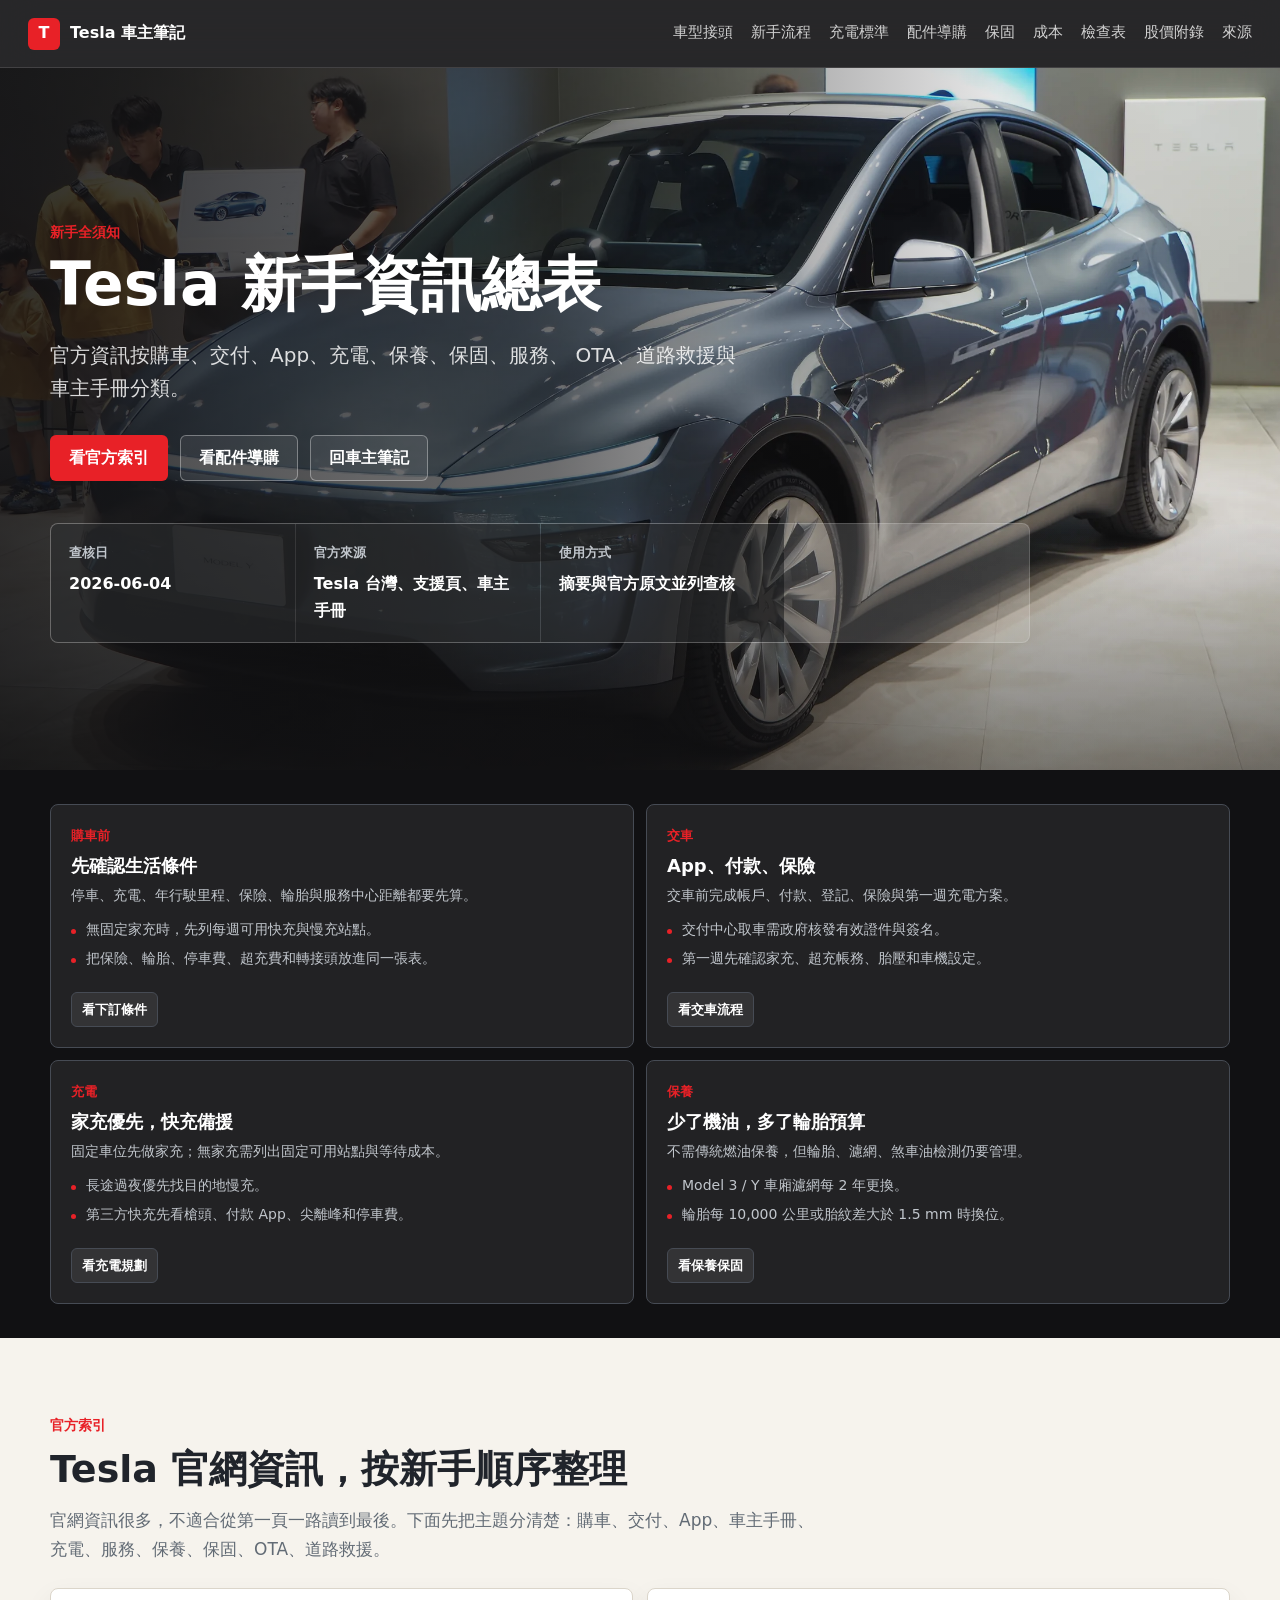
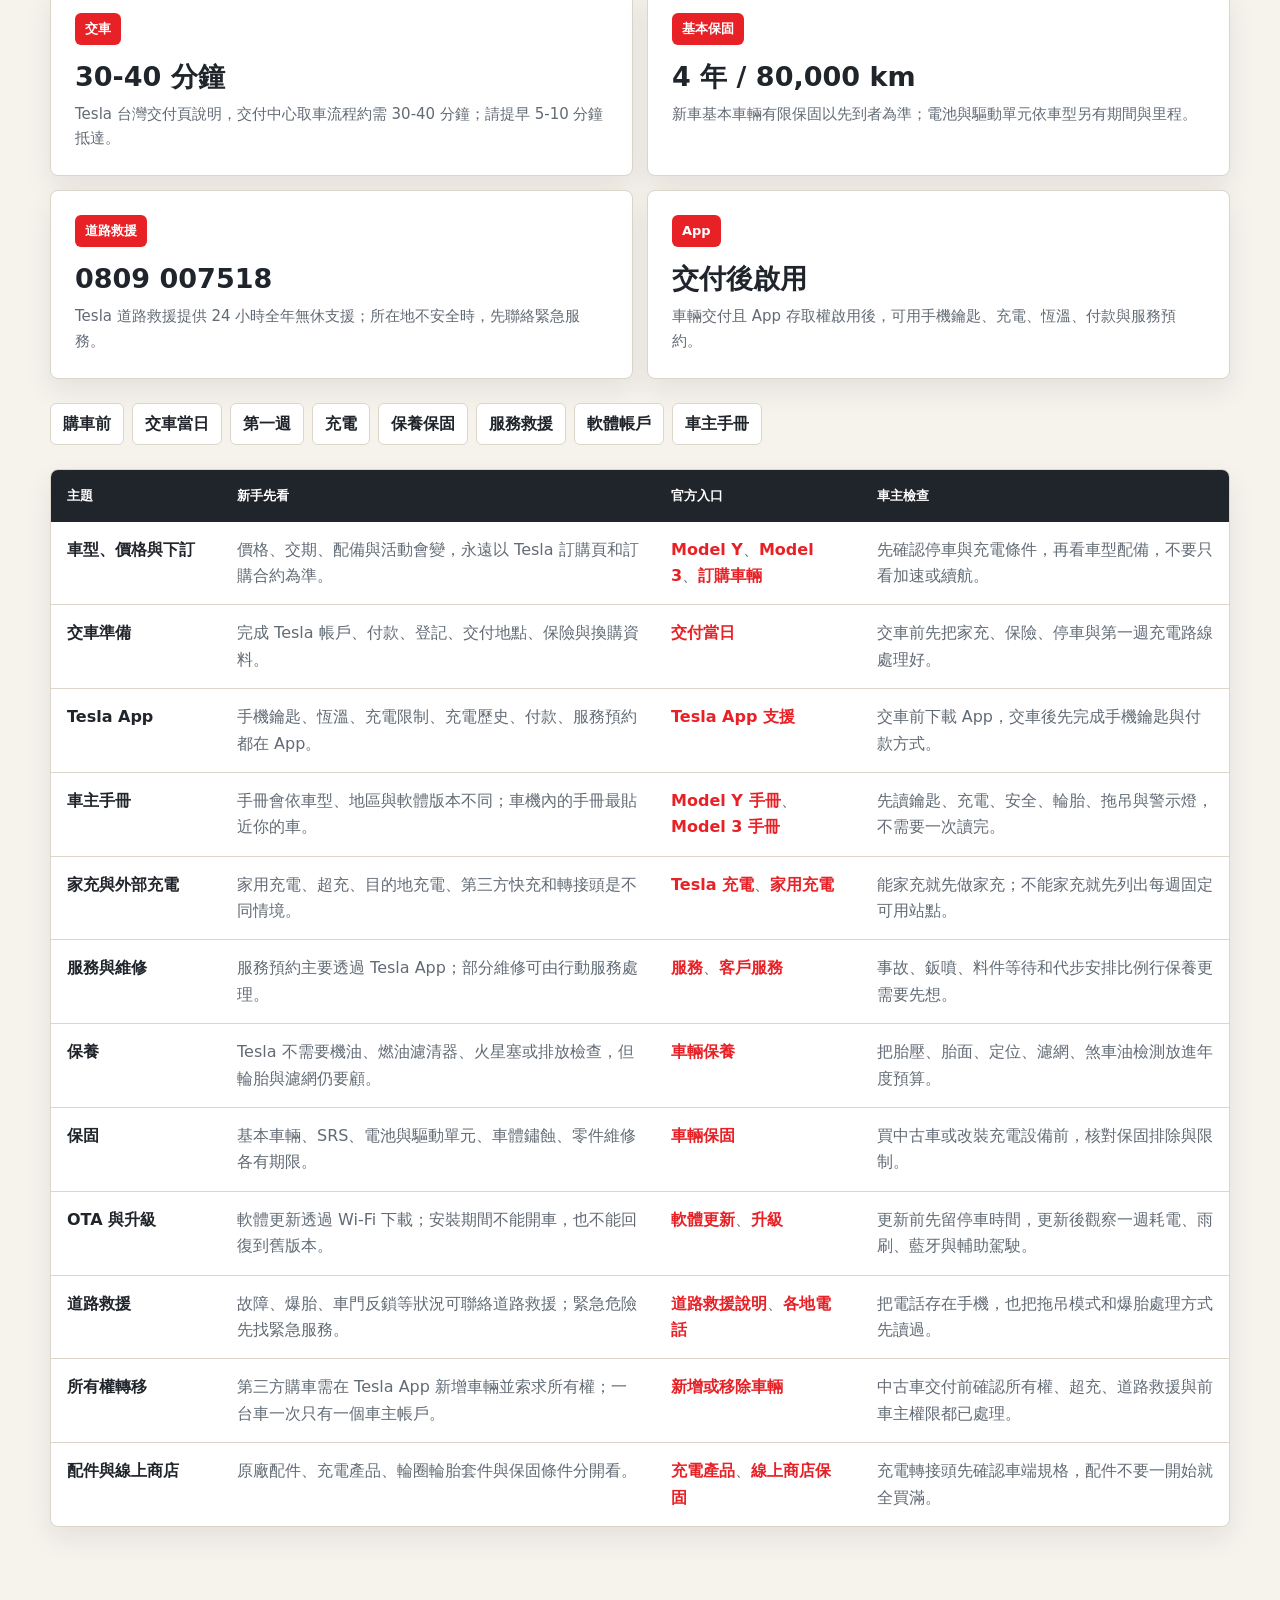
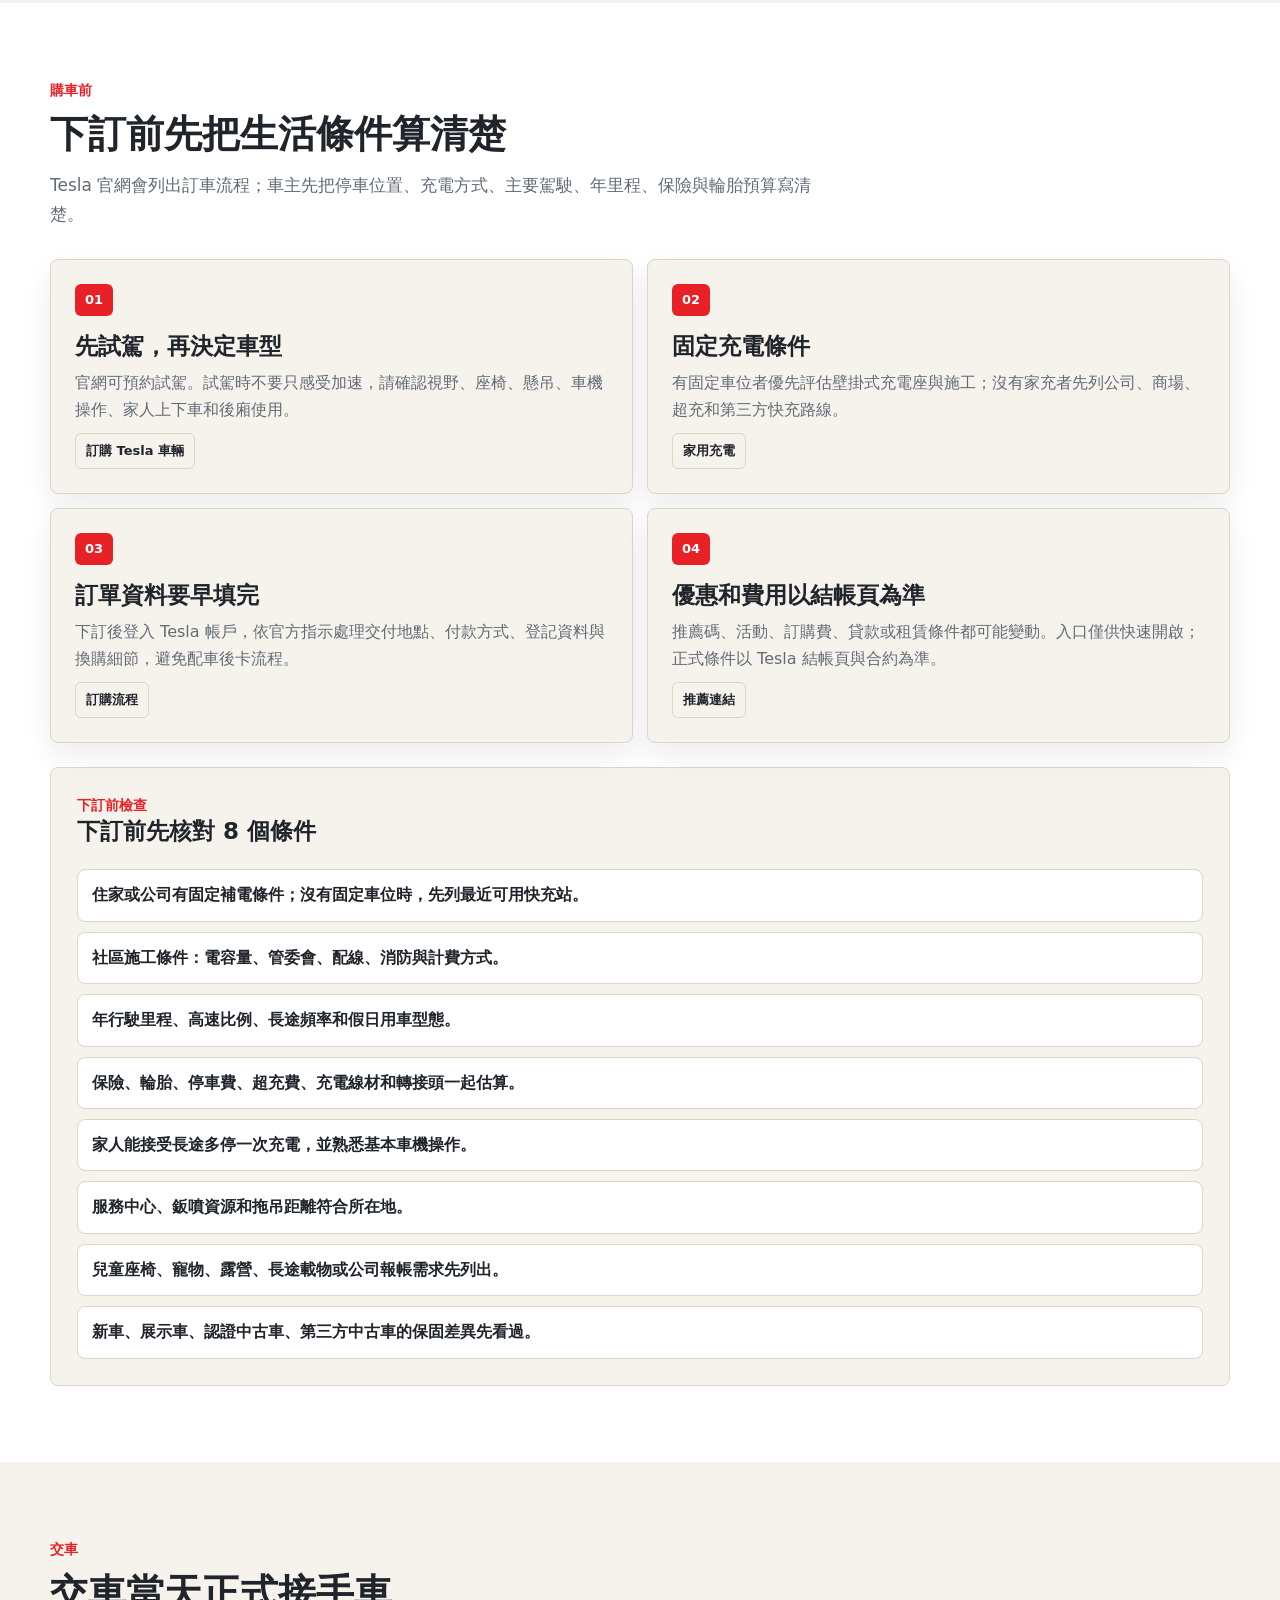
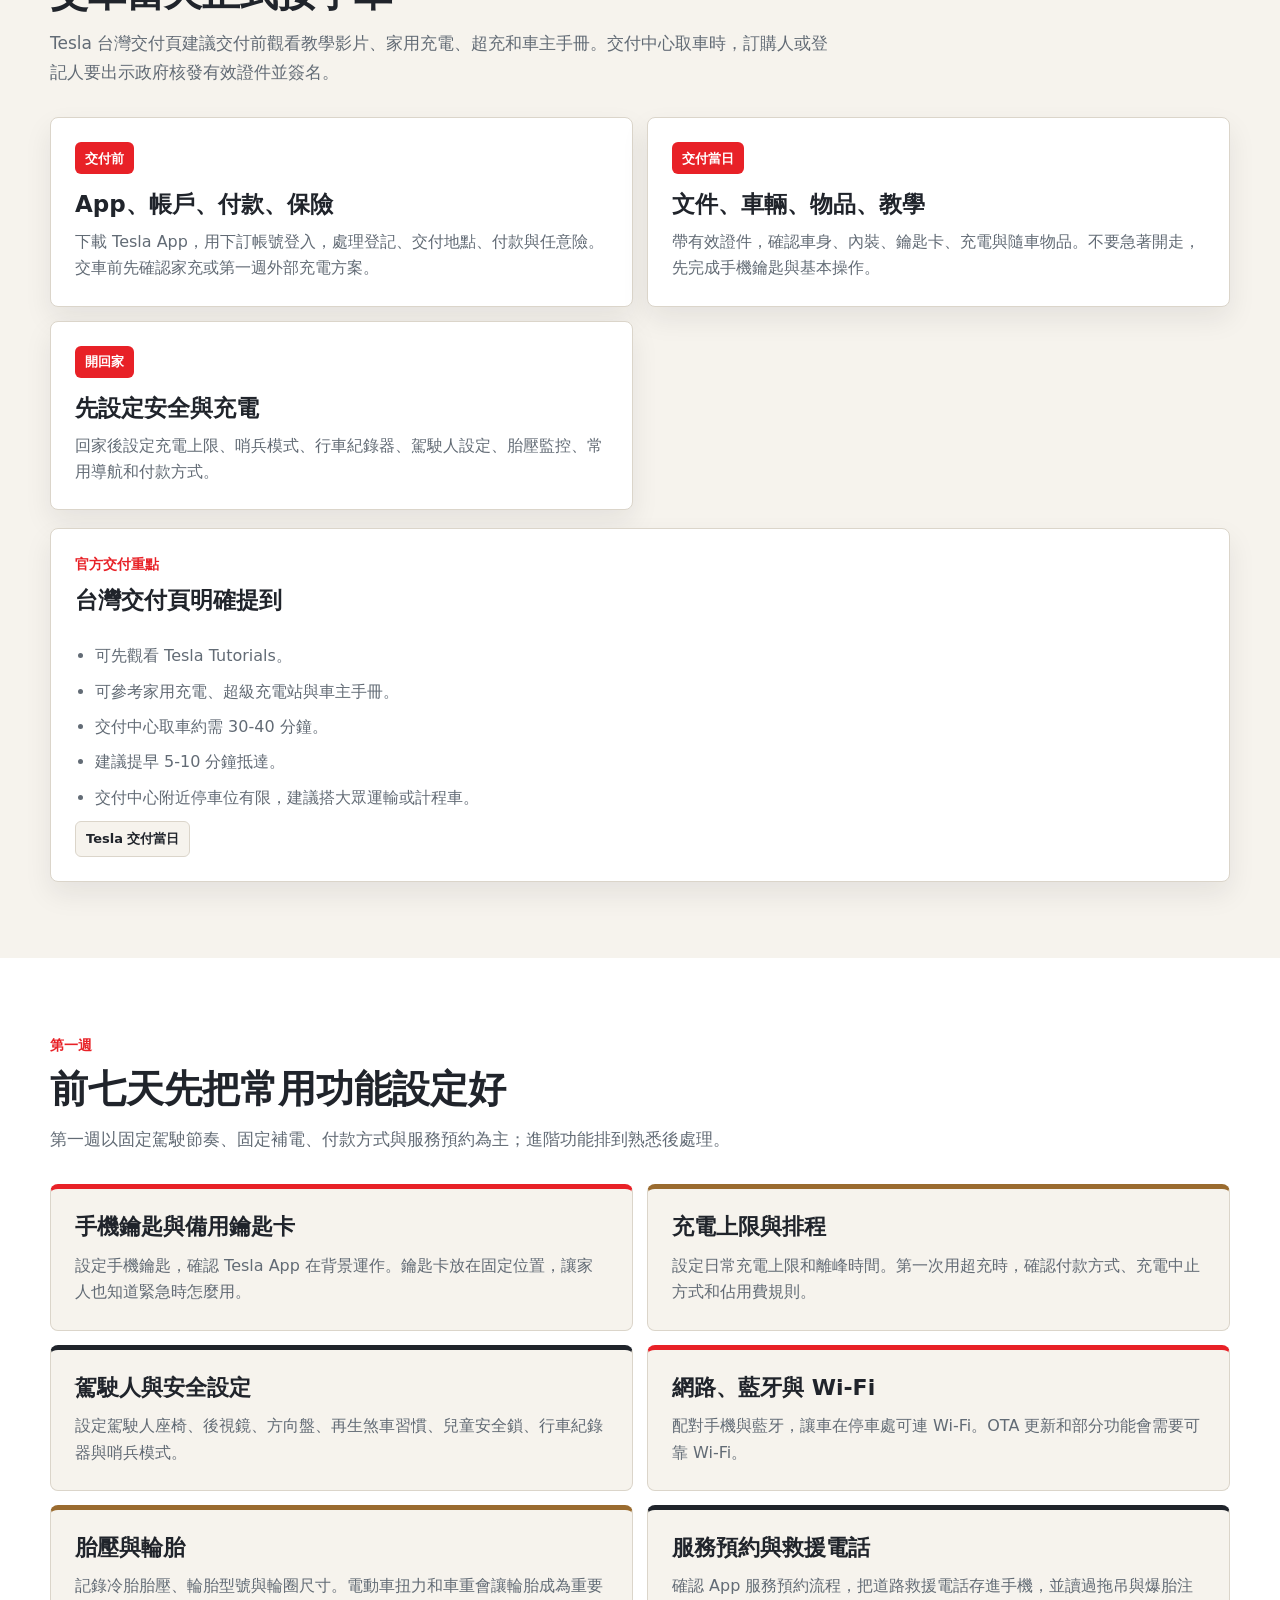
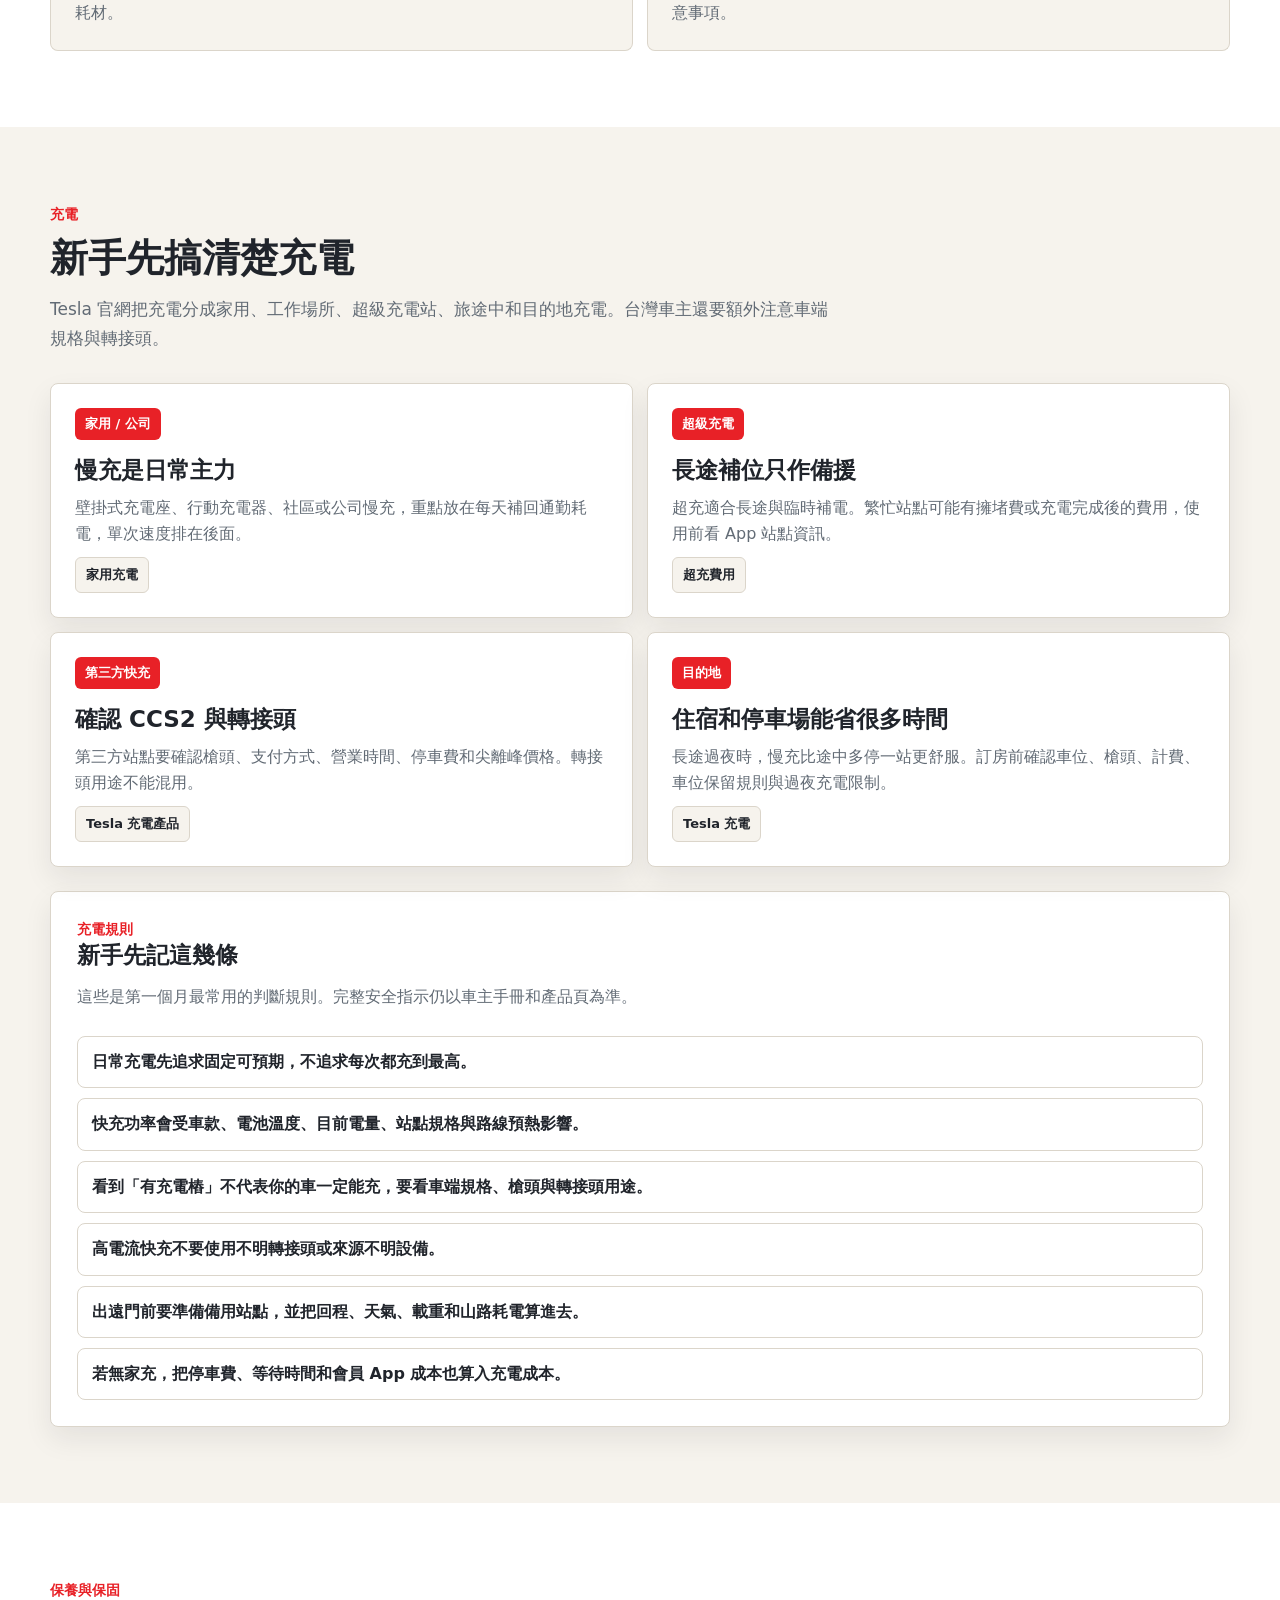
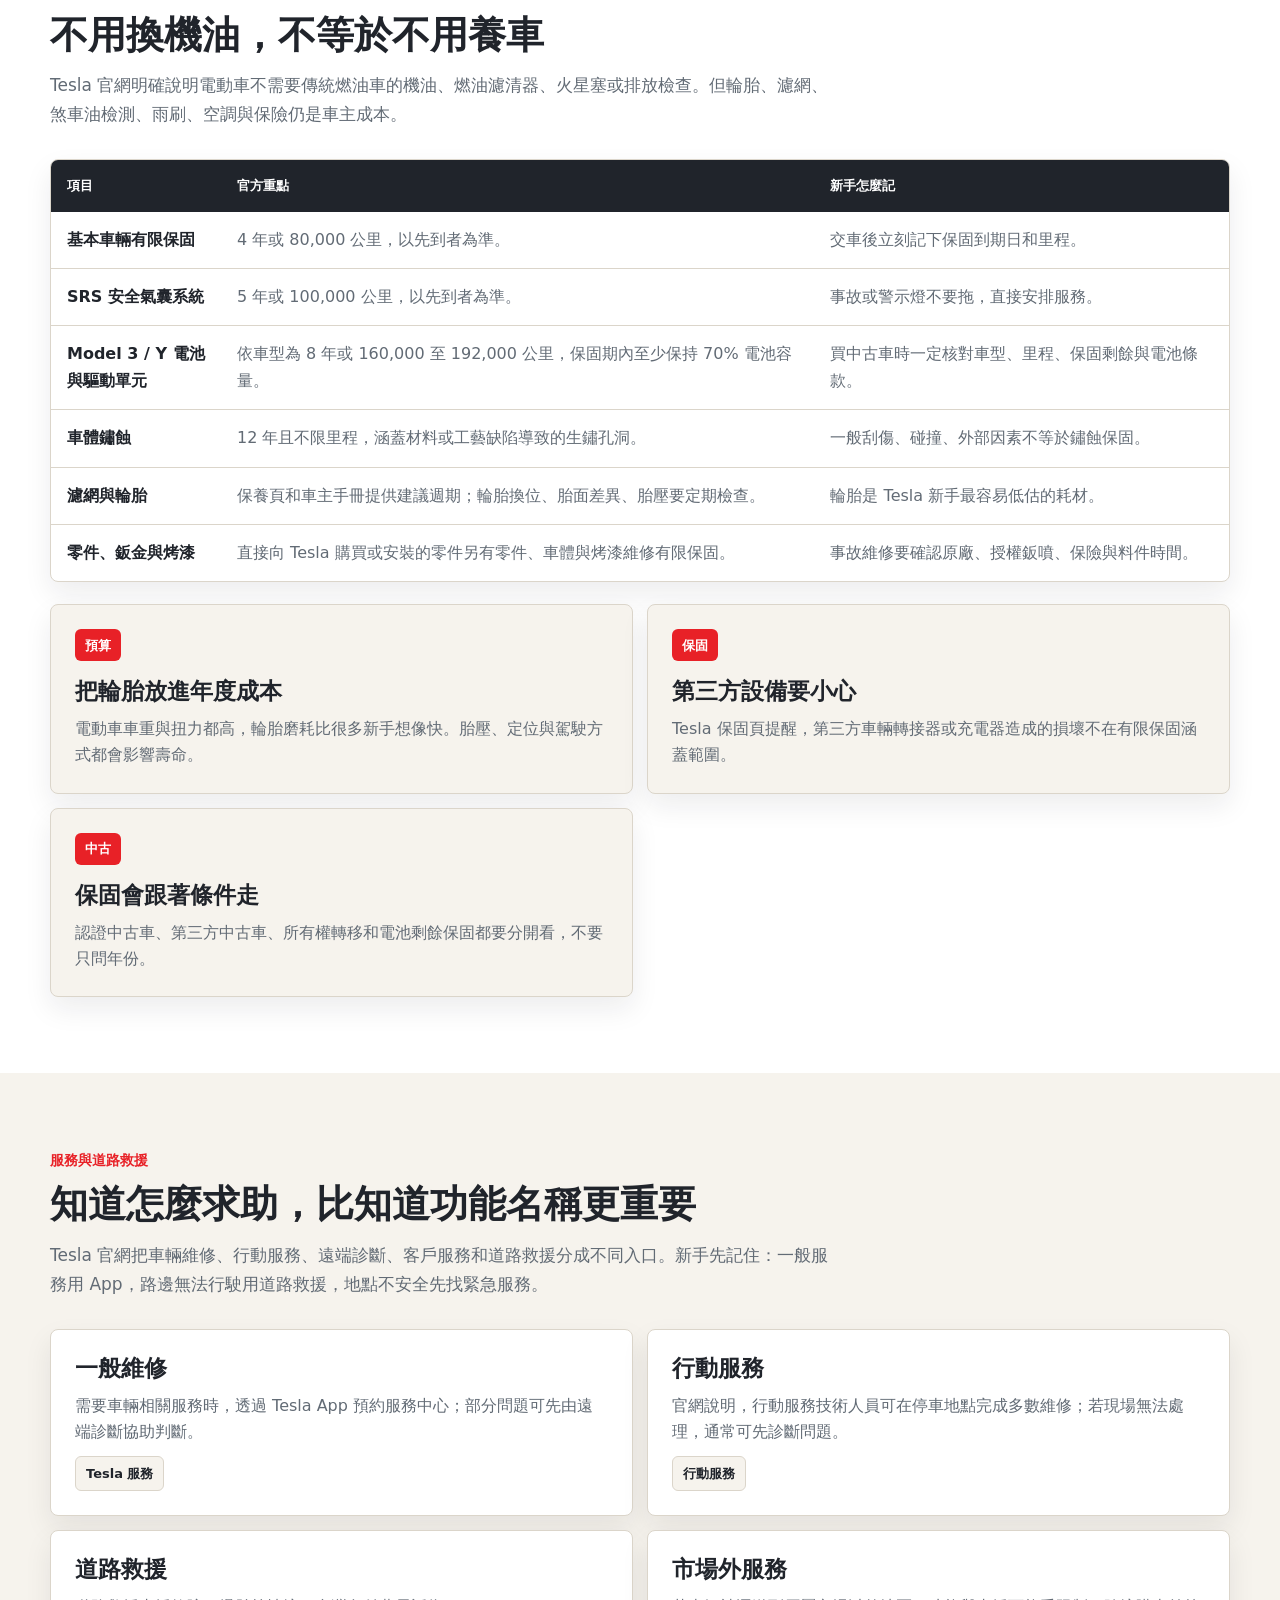
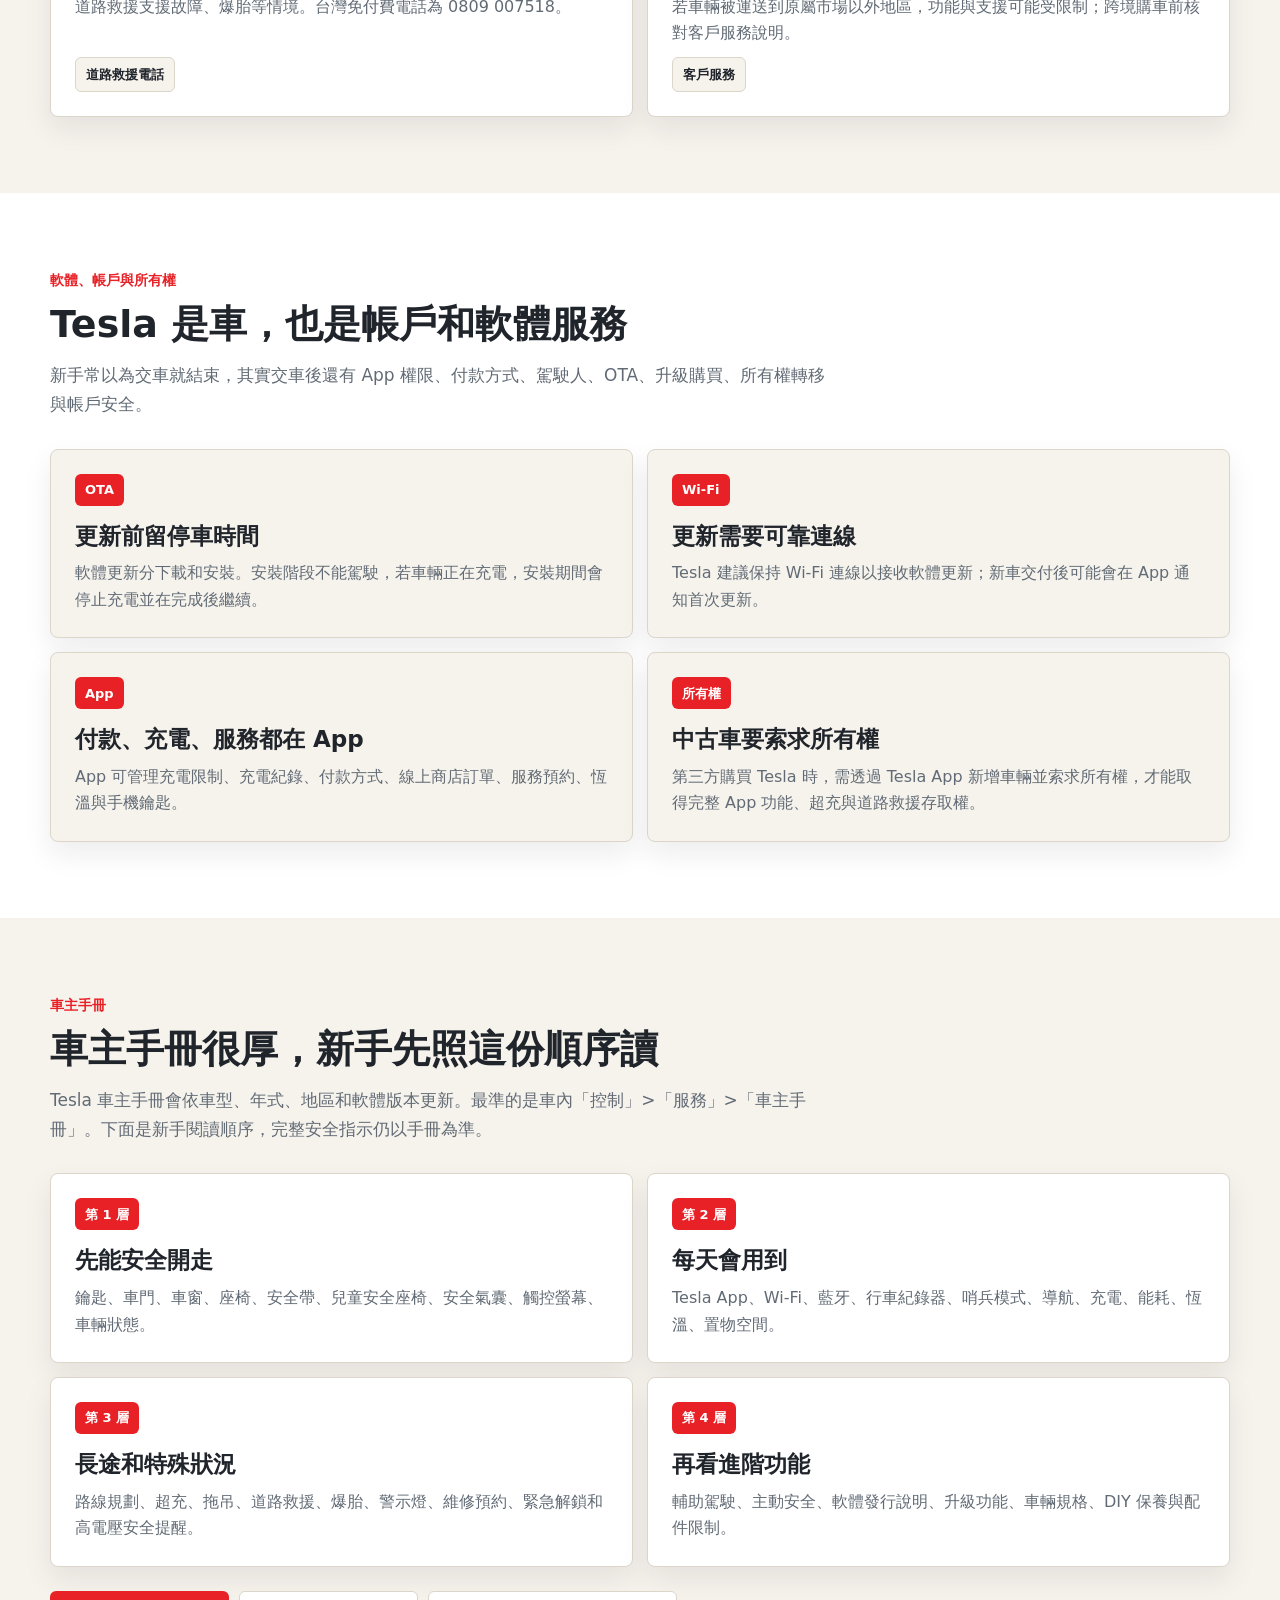
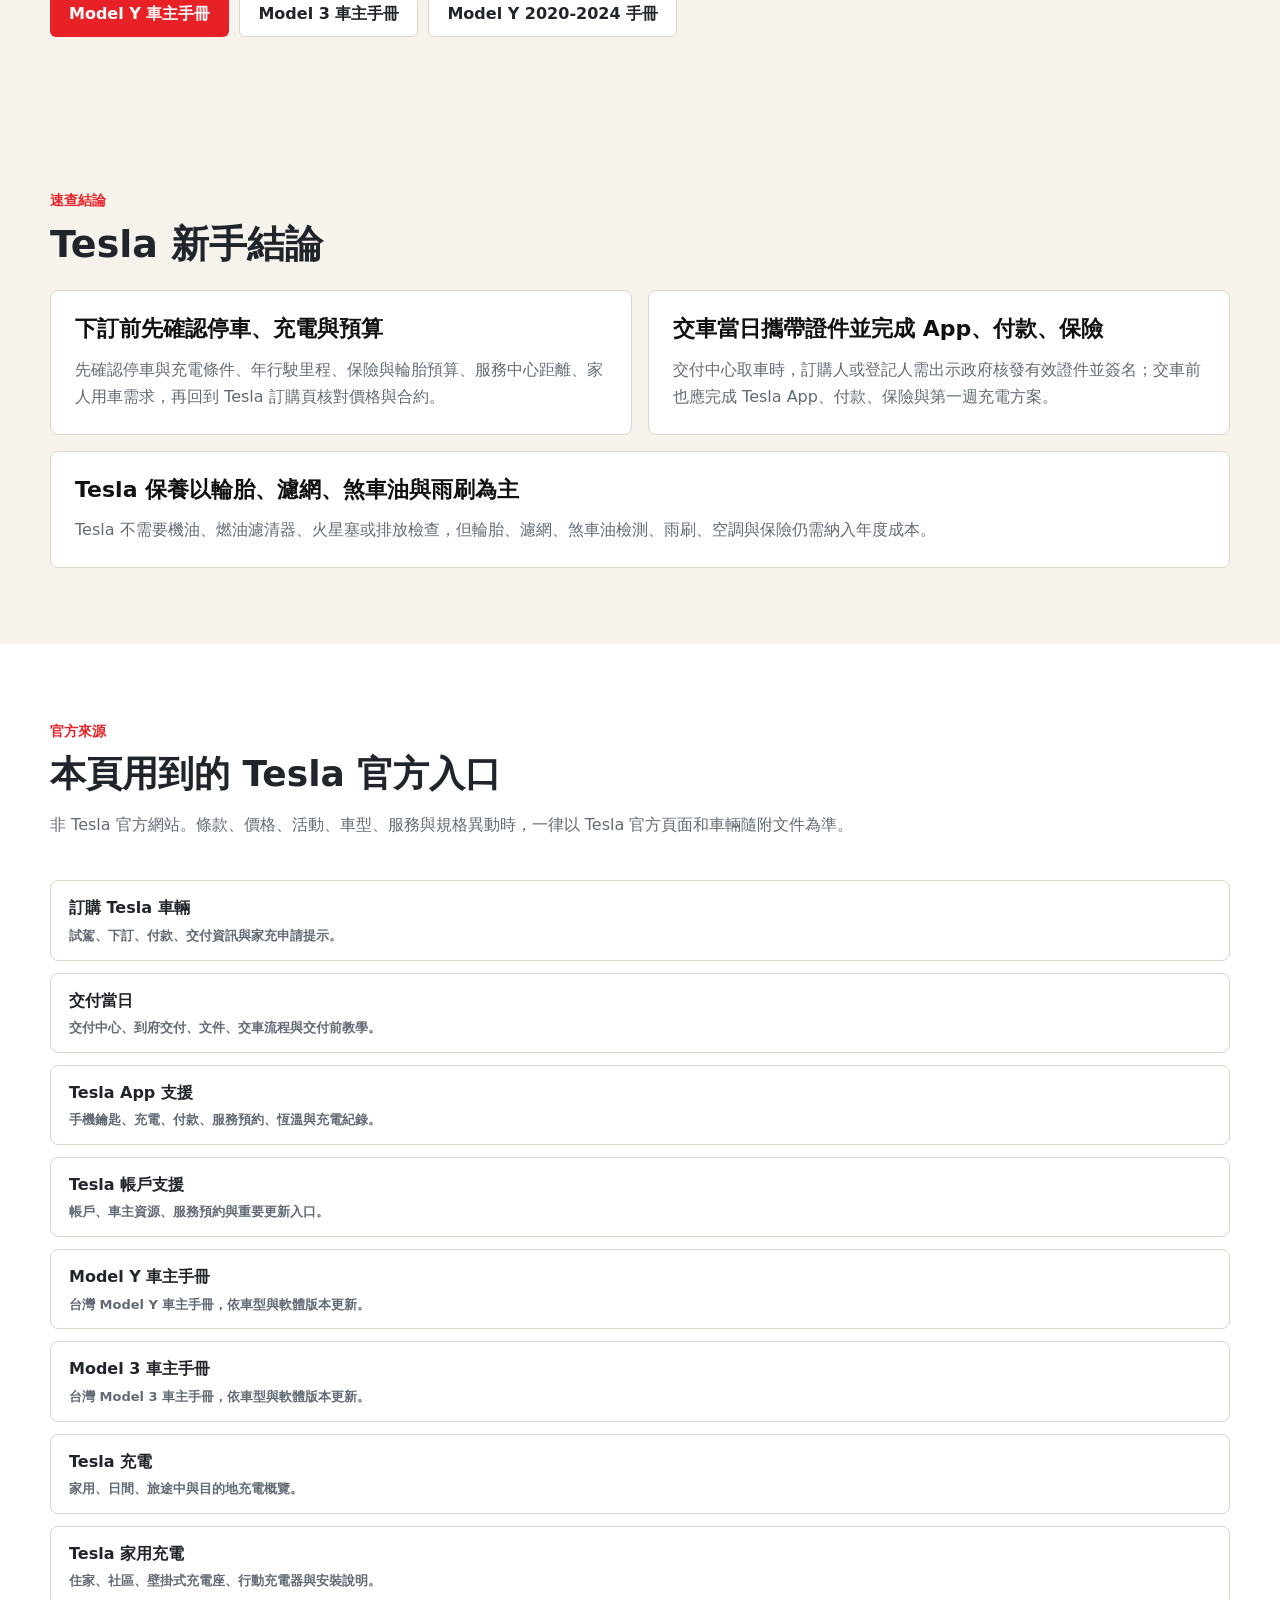
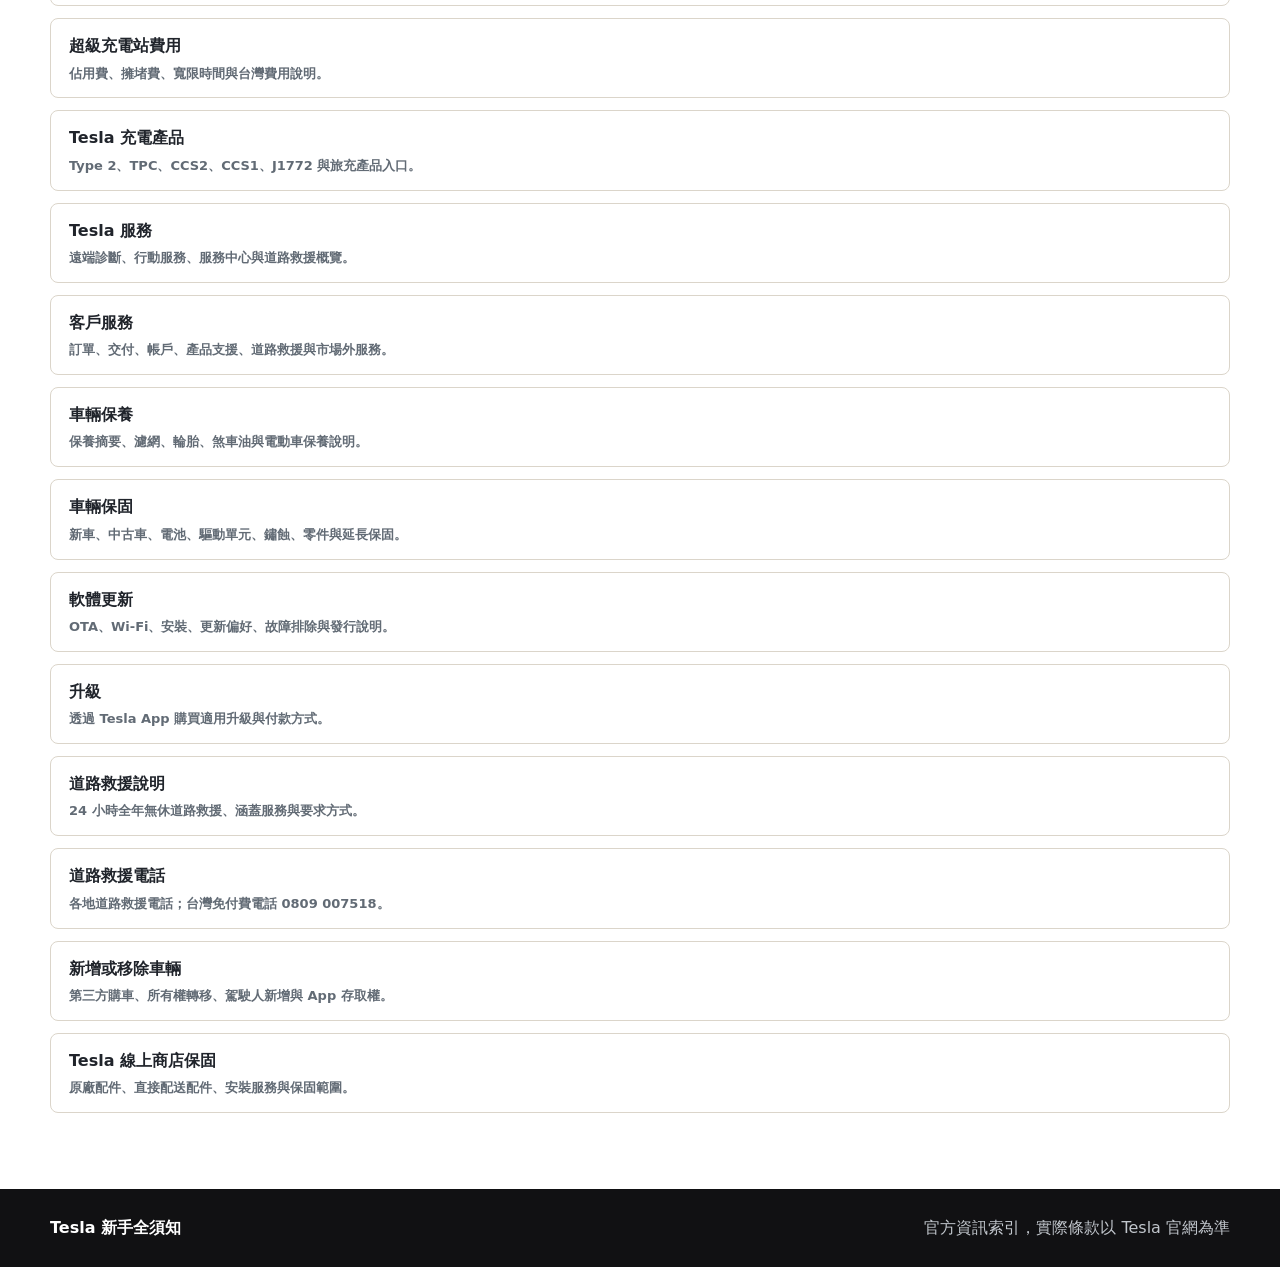
<file: beginner-guide.html>
<!doctype html>
<html lang="zh-Hant">
  <head>
    <meta charset="utf-8">
    <meta name="viewport" content="width=device-width, initial-scale=1">
    <meta
      name="description"
      content="Tesla 新手全須知，整理 Tesla 台灣官網、支援頁與車主手冊的購車、交付、充電、保養、保固、App、服務與道路救援資訊。"
    >
    <meta name="robots" content="index, follow, max-image-preview:large">
    <meta name="author" content="Tesla 車主筆記">
    <meta name="theme-color" content="#111113">
    <title>Tesla 新手全須知 | 台灣車主官方資訊索引</title>
    <link rel="canonical" href="https://tesla-info.nilsliu.dev/beginner-guide.html">
    <link rel="preload" as="image" href="assets/model-y-juniper-hero.webp?v=20260605-original" type="image/webp">
    <meta property="og:locale" content="zh_TW">
    <meta property="og:type" content="article">
    <meta property="og:site_name" content="Tesla 車主筆記">
    <meta property="og:title" content="Tesla 新手全須知 | 台灣車主官方資訊索引">
    <meta property="og:description" content="購車、交付、App、充電、保養、保固、服務、OTA、道路救援與車主手冊的 Tesla 台灣官方資訊索引。">
    <meta property="og:url" content="https://tesla-info.nilsliu.dev/beginner-guide.html">
    <meta property="og:image" content="https://tesla-info.nilsliu.dev/assets/tesla-info-og.jpg">
    <meta property="og:image:width" content="1200">
    <meta property="og:image:height" content="630">
    <meta property="og:image:alt" content="2025 Tesla Model Y Juniper 實車展示">
    <meta name="twitter:card" content="summary_large_image">
    <meta name="twitter:title" content="Tesla 新手全須知 | 台灣車主官方資訊索引">
    <meta name="twitter:description" content="Tesla 台灣官方資訊按購車、交付、充電、保養、保固、App、服務與道路救援分類整理。">
    <meta name="twitter:image" content="https://tesla-info.nilsliu.dev/assets/tesla-info-og.jpg">
    <script type="application/ld+json">
      {
        "@context": "https://schema.org",
        "@graph": [
          {
            "@type": "Article",
            "@id": "https://tesla-info.nilsliu.dev/beginner-guide.html#article",
            "headline": "Tesla 新手全須知",
            "description": "Tesla 新手全須知，整理 Tesla 台灣官網、支援頁與車主手冊的購車、交付、充電、保養、保固、App、服務與道路救援資訊。",
            "url": "https://tesla-info.nilsliu.dev/beginner-guide.html",
            "image": "https://tesla-info.nilsliu.dev/assets/tesla-info-og.jpg",
            "dateModified": "2026-06-08",
            "inLanguage": "zh-Hant",
            "author": {
              "@type": "Organization",
              "name": "Tesla 車主筆記",
              "url": "https://tesla-info.nilsliu.dev/"
            },
            "publisher": {
              "@type": "Organization",
              "name": "Tesla 車主筆記",
              "url": "https://tesla-info.nilsliu.dev/"
            }
          },
          {
            "@type": "BreadcrumbList",
            "@id": "https://tesla-info.nilsliu.dev/beginner-guide.html#breadcrumb",
            "itemListElement": [
              {
                "@type": "ListItem",
                "position": 1,
                "name": "Tesla 車主筆記",
                "item": "https://tesla-info.nilsliu.dev/"
              },
              {
                "@type": "ListItem",
                "position": 2,
                "name": "Tesla 新手全須知",
                "item": "https://tesla-info.nilsliu.dev/beginner-guide.html"
              }
            ]
          },
          {
            "@type": "FAQPage",
            "@id": "https://tesla-info.nilsliu.dev/beginner-guide.html#faq",
            "mainEntity": [
              {
                "@type": "Question",
                "name": "下訂前先確認停車、充電與預算",
                "acceptedAnswer": {
                  "@type": "Answer",
                  "text": "先確認停車與充電條件、年行駛里程、保險與輪胎預算、服務中心距離、家人用車需求，再回到 Tesla 訂購頁核對價格與合約。"
                }
              },
              {
                "@type": "Question",
                "name": "交車當日攜帶證件並完成 App、付款、保險",
                "acceptedAnswer": {
                  "@type": "Answer",
                  "text": "交付中心取車時，訂購人或登記人需出示政府核發有效證件並簽名；交車前也應完成 Tesla App、付款、保險與第一週充電方案。"
                }
              },
              {
                "@type": "Question",
                "name": "Tesla 保養以輪胎、濾網、煞車油與雨刷為主",
                "acceptedAnswer": {
                  "@type": "Answer",
                  "text": "Tesla 不需要機油、燃油濾清器、火星塞或排放檢查，但輪胎、濾網、煞車油檢測、雨刷、空調與保險仍需納入年度成本。"
                }
              }
            ]
          }
        ]
      }
    </script>
    <link rel="stylesheet" href="styles.css?v=20260606-buttons">
  </head>
  <body class="beginner-page">
    <header class="site-header" aria-label="主要導覽">
      <a class="brand" href="index.html" aria-label="回到 Tesla 車主筆記首頁">
        <span class="brand-mark" aria-hidden="true">T</span>
        <span>Tesla 車主筆記</span>
      </a>
      <nav class="site-nav" aria-label="單頁導覽">
        <a href="index.html#model-match">車型接頭</a>
        <a href="index.html#owner-setup">新手流程</a>
        <a href="index.html#charging-basics">充電標準</a>
        <a href="index.html#accessory-guide">配件導購</a>
        <a href="index.html#warranty">保固</a>
        <a href="index.html#tools">成本</a>
        <a href="index.html#radar">檢查表</a>
        <a href="index.html#market-appendix">股價附錄</a>
        <a href="index.html#sources">來源</a>
      </nav>
    </header>

    <main id="top">
      <section class="hero beginner-hero" aria-label="Tesla 新手全須知主視覺">
        <img
          class="hero-media"
          src="assets/model-y-juniper-hero.webp?v=20260605-original"
          alt="2025 Tesla Model Y Juniper 實車展示"
          width="2200"
          height="1238"
          fetchpriority="high"
        >
        <div class="hero-shade" aria-hidden="true"></div>
        <div class="container hero-content">
          <p class="eyebrow">新手全須知</p>
          <h1>Tesla 新手資訊總表</h1>
          <p class="hero-copy">
            官方資訊按購車、交付、App、充電、保養、保固、服務、
            OTA、道路救援與車主手冊分類。
          </p>
          <div class="hero-actions" aria-label="快速前往">
            <a class="button primary" href="#official-map">看官方索引</a>
            <a class="button secondary" href="index.html#accessory-guide">看配件導購</a>
            <a class="button secondary" href="index.html">回車主筆記</a>
          </div>
          <dl class="hero-facts" aria-label="頁面定位">
            <div>
              <dt>查核日</dt>
              <dd>2026-06-04</dd>
            </div>
            <div>
              <dt>官方來源</dt>
              <dd>Tesla 台灣、支援頁、車主手冊</dd>
            </div>
            <div>
              <dt>使用方式</dt>
              <dd>摘要與官方原文並列查核</dd>
            </div>
          </dl>
        </div>
      </section>

      <section class="answer-band" aria-labelledby="beginner-answer-title">
        <div class="container">
          <h2 class="sr-only" id="beginner-answer-title">新手頁重點摘要</h2>
          <div class="answer-strip">
            <article>
              <span>購車前</span>
              <strong>先確認生活條件</strong>
              <p>停車、充電、年行駛里程、保險、輪胎與服務中心距離都要先算。</p>
              <ul class="answer-points">
                <li>無固定家充時，先列每週可用快充與慢充站點。</li>
                <li>把保險、輪胎、停車費、超充費和轉接頭放進同一張表。</li>
              </ul>
              <a class="source-chip" href="#before-order">看下訂條件</a>
            </article>
            <article>
              <span>交車</span>
              <strong>App、付款、保險</strong>
              <p>交車前完成帳戶、付款、登記、保險與第一週充電方案。</p>
              <ul class="answer-points">
                <li>交付中心取車需政府核發有效證件與簽名。</li>
                <li>第一週先確認家充、超充帳務、胎壓和車機設定。</li>
              </ul>
              <a class="source-chip" href="#delivery">看交車流程</a>
            </article>
            <article>
              <span>充電</span>
              <strong>家充優先，快充備援</strong>
              <p>固定車位先做家充；無家充需列出固定可用站點與等待成本。</p>
              <ul class="answer-points">
                <li>長途過夜優先找目的地慢充。</li>
                <li>第三方快充先看槍頭、付款 App、尖離峰和停車費。</li>
              </ul>
              <a class="source-chip" href="#charging-school">看充電規劃</a>
            </article>
            <article>
              <span>保養</span>
              <strong>少了機油，多了輪胎預算</strong>
              <p>不需傳統燃油保養，但輪胎、濾網、煞車油檢測仍要管理。</p>
              <ul class="answer-points">
                <li>Model 3 / Y 車廂濾網每 2 年更換。</li>
                <li>輪胎每 10,000 公里或胎紋差大於 1.5 mm 時換位。</li>
              </ul>
              <a class="source-chip" href="#maintenance-warranty">看保養保固</a>
            </article>
          </div>
        </div>
      </section>

      <section class="guide-band" id="official-map" aria-labelledby="official-map-title">
        <div class="container">
          <div class="section-heading compact">
            <p class="eyebrow dark">官方索引</p>
            <h2 id="official-map-title">Tesla 官網資訊，按新手順序整理</h2>
            <p>
              官網資訊很多，不適合從第一頁一路讀到最後。下面先把主題分清楚：購車、交付、App、車主手冊、充電、服務、保養、保固、OTA、道路救援。
            </p>
          </div>

          <div class="beginner-stats" aria-label="新手必看數字">
            <article>
              <span>交車</span>
              <strong>30-40 分鐘</strong>
              <p>Tesla 台灣交付頁說明，交付中心取車流程約需 30-40 分鐘；請提早 5-10 分鐘抵達。</p>
            </article>
            <article>
              <span>基本保固</span>
              <strong>4 年 / 80,000 km</strong>
              <p>新車基本車輛有限保固以先到者為準；電池與驅動單元依車型另有期間與里程。</p>
            </article>
            <article>
              <span>道路救援</span>
              <strong>0809 007518</strong>
              <p>Tesla 道路救援提供 24 小時全年無休支援；所在地不安全時，先聯絡緊急服務。</p>
            </article>
            <article>
              <span>App</span>
              <strong>交付後啟用</strong>
              <p>車輛交付且 App 存取權啟用後，可用手機鑰匙、充電、恆溫、付款與服務預約。</p>
            </article>
          </div>

          <div class="quick-jump" aria-label="新手快速跳轉">
            <a href="#before-order">購車前</a>
            <a href="#delivery">交車當日</a>
            <a href="#first-week">第一週</a>
            <a href="#charging-school">充電</a>
            <a href="#maintenance-warranty">保養保固</a>
            <a href="#service-roadside">服務救援</a>
            <a href="#software-account">軟體帳戶</a>
            <a href="#manual-index">車主手冊</a>
          </div>

          <div class="official-topic-table-wrap">
            <table class="official-topic-table">
              <thead>
                <tr>
                  <th scope="col">主題</th>
                  <th scope="col">新手先看</th>
                  <th scope="col">官方入口</th>
                  <th scope="col">車主檢查</th>
                </tr>
              </thead>
              <tbody>
                <tr>
                  <th scope="row">車型、價格與下訂</th>
                  <td>價格、交期、配備與活動會變，永遠以 Tesla 訂購頁和訂購合約為準。</td>
                  <td><a href="https://www.tesla.com/zh_tw/modely">Model Y</a>、<a href="https://www.tesla.com/zh_tw/model3">Model 3</a>、<a href="https://www.tesla.com/zh_TW/support/ordering-new-vehicle">訂購車輛</a></td>
                  <td>先確認停車與充電條件，再看車型配備，不要只看加速或續航。</td>
                </tr>
                <tr>
                  <th scope="row">交車準備</th>
                  <td>完成 Tesla 帳戶、付款、登記、交付地點、保險與換購資料。</td>
                  <td><a href="https://www.tesla.com/zh_tw/support/taking-delivery">交付當日</a></td>
                  <td>交車前先把家充、保險、停車與第一週充電路線處理好。</td>
                </tr>
                <tr>
                  <th scope="row">Tesla App</th>
                  <td>手機鑰匙、恆溫、充電限制、充電歷史、付款、服務預約都在 App。</td>
                  <td><a href="https://www.tesla.com/zh_tw/support/tesla-app">Tesla App 支援</a></td>
                  <td>交車前下載 App，交車後先完成手機鑰匙與付款方式。</td>
                </tr>
                <tr>
                  <th scope="row">車主手冊</th>
                  <td>手冊會依車型、地區與軟體版本不同；車機內的手冊最貼近你的車。</td>
                  <td><a href="https://www.tesla.com/ownersmanual/modely/zh_tw/">Model Y 手冊</a>、<a href="https://www.tesla.com/ownersmanual/model3/zh_tw/">Model 3 手冊</a></td>
                  <td>先讀鑰匙、充電、安全、輪胎、拖吊與警示燈，不需要一次讀完。</td>
                </tr>
                <tr>
                  <th scope="row">家充與外部充電</th>
                  <td>家用充電、超充、目的地充電、第三方快充和轉接頭是不同情境。</td>
                  <td><a href="https://www.tesla.com/zh_tw/charging">Tesla 充電</a>、<a href="https://www.tesla.com/zh_tw/support/charging/home-charging">家用充電</a></td>
                  <td>能家充就先做家充；不能家充就先列出每週固定可用站點。</td>
                </tr>
                <tr>
                  <th scope="row">服務與維修</th>
                  <td>服務預約主要透過 Tesla App；部分維修可由行動服務處理。</td>
                  <td><a href="https://www.tesla.com/zh_tw/service">服務</a>、<a href="https://www.tesla.com/zh_tw/support/customer-support">客戶服務</a></td>
                  <td>事故、鈑噴、料件等待和代步安排比例行保養更需要先想。</td>
                </tr>
                <tr>
                  <th scope="row">保養</th>
                  <td>Tesla 不需要機油、燃油濾清器、火星塞或排放檢查，但輪胎與濾網仍要顧。</td>
                  <td><a href="https://www.tesla.com/zh_tw/support/vehicle-maintenance">車輛保養</a></td>
                  <td>把胎壓、胎面、定位、濾網、煞車油檢測放進年度預算。</td>
                </tr>
                <tr>
                  <th scope="row">保固</th>
                  <td>基本車輛、SRS、電池與驅動單元、車體鏽蝕、零件維修各有期限。</td>
                  <td><a href="https://www.tesla.com/zh_tw/support/vehicle-warranty">車輛保固</a></td>
                  <td>買中古車或改裝充電設備前，核對保固排除與限制。</td>
                </tr>
                <tr>
                  <th scope="row">OTA 與升級</th>
                  <td>軟體更新透過 Wi-Fi 下載；安裝期間不能開車，也不能回復到舊版本。</td>
                  <td><a href="https://www.tesla.com/zh_tw/support/software-updates">軟體更新</a>、<a href="https://www.tesla.com/zh_tw/support/upgrades">升級</a></td>
                  <td>更新前先留停車時間，更新後觀察一週耗電、雨刷、藍牙與輔助駕駛。</td>
                </tr>
                <tr>
                  <th scope="row">道路救援</th>
                  <td>故障、爆胎、車門反鎖等狀況可聯絡道路救援；緊急危險先找緊急服務。</td>
                  <td><a href="https://www.tesla.com/zh_TW/support/roadside-assistance">道路救援說明</a>、<a href="https://www.tesla.com/zh_tw/roadside-assistance">各地電話</a></td>
                  <td>把電話存在手機，也把拖吊模式和爆胎處理方式先讀過。</td>
                </tr>
                <tr>
                  <th scope="row">所有權轉移</th>
                  <td>第三方購車需在 Tesla App 新增車輛並索求所有權；一台車一次只有一個車主帳戶。</td>
                  <td><a href="https://www.tesla.com/zh_tw/support/how-add-or-remove-vehicles-tesla-app">新增或移除車輛</a></td>
                  <td>中古車交付前確認所有權、超充、道路救援與前車主權限都已處理。</td>
                </tr>
                <tr>
                  <th scope="row">配件與線上商店</th>
                  <td>原廠配件、充電產品、輪圈輪胎套件與保固條件分開看。</td>
                  <td><a href="https://shop.tesla.com/zh_tw/category/charging">充電產品</a>、<a href="https://www.tesla.com/zh_tw/support/shop/warranty">線上商店保固</a></td>
                  <td>充電轉接頭先確認車端規格，配件不要一開始就全買滿。</td>
                </tr>
              </tbody>
            </table>
          </div>
        </div>
      </section>

      <section class="guide-band guide-white" id="before-order" aria-labelledby="before-order-title">
        <div class="container">
          <div class="section-heading">
            <p class="eyebrow dark">購車前</p>
            <h2 id="before-order-title">下訂前先把生活條件算清楚</h2>
            <p>
              Tesla 官網會列出訂車流程；車主先把停車位置、充電方式、主要駕駛、年里程、保險與輪胎預算寫清楚。
            </p>
          </div>

          <div class="guide-grid">
            <article class="guide-card">
              <span>01</span>
              <h3>先試駕，再決定車型</h3>
              <p>官網可預約試駕。試駕時不要只感受加速，請確認視野、座椅、懸吊、車機操作、家人上下車和後廂使用。</p>
              <a class="source-chip" href="https://www.tesla.com/zh_TW/support/ordering-new-vehicle">訂購 Tesla 車輛</a>
            </article>
            <article class="guide-card">
              <span>02</span>
              <h3>固定充電條件</h3>
              <p>有固定車位者優先評估壁掛式充電座與施工；沒有家充者先列公司、商場、超充和第三方快充路線。</p>
              <a class="source-chip" href="https://www.tesla.com/zh_tw/support/charging/home-charging">家用充電</a>
            </article>
            <article class="guide-card">
              <span>03</span>
              <h3>訂單資料要早填完</h3>
              <p>下訂後登入 Tesla 帳戶，依官方指示處理交付地點、付款方式、登記資料與換購細節，避免配車後卡流程。</p>
              <a class="source-chip" href="https://www.tesla.com/zh_TW/support/ordering-new-vehicle">訂購流程</a>
            </article>
            <article class="guide-card">
              <span>04</span>
              <h3>優惠和費用以結帳頁為準</h3>
              <p>推薦碼、活動、訂購費、貸款或租賃條件都可能變動。入口僅供快速開啟；正式條件以 Tesla 結帳頁與合約為準。</p>
              <a class="source-chip" href="https://ts.la/wulingteen795928" target="_blank" rel="sponsored noopener noreferrer">推薦連結</a>
            </article>
          </div>

          <div class="decision-panel">
            <div>
              <p class="eyebrow dark">下訂前檢查</p>
              <h3>下訂前先核對 8 個條件</h3>
            </div>
            <ul class="dense-checklist">
              <li>住家或公司有固定補電條件；沒有固定車位時，先列最近可用快充站。</li>
              <li>社區施工條件：電容量、管委會、配線、消防與計費方式。</li>
              <li>年行駛里程、高速比例、長途頻率和假日用車型態。</li>
              <li>保險、輪胎、停車費、超充費、充電線材和轉接頭一起估算。</li>
              <li>家人能接受長途多停一次充電，並熟悉基本車機操作。</li>
              <li>服務中心、鈑噴資源和拖吊距離符合所在地。</li>
              <li>兒童座椅、寵物、露營、長途載物或公司報帳需求先列出。</li>
              <li>新車、展示車、認證中古車、第三方中古車的保固差異先看過。</li>
            </ul>
          </div>
        </div>
      </section>

      <section class="guide-band" id="delivery" aria-labelledby="delivery-title">
        <div class="container">
          <div class="section-heading">
            <p class="eyebrow dark">交車</p>
            <h2 id="delivery-title">交車當天正式接手車</h2>
            <p>
              Tesla 台灣交付頁建議交付前觀看教學影片、家用充電、超充和車主手冊。交付中心取車時，訂購人或登記人要出示政府核發有效證件並簽名。
            </p>
          </div>

          <div class="delivery-layout">
            <div class="delivery-flow">
              <article>
                <span>交付前</span>
                <h3>App、帳戶、付款、保險</h3>
                <p>下載 Tesla App，用下訂帳號登入，處理登記、交付地點、付款與任意險。交車前先確認家充或第一週外部充電方案。</p>
              </article>
              <article>
                <span>交付當日</span>
                <h3>文件、車輛、物品、教學</h3>
                <p>帶有效證件，確認車身、內裝、鑰匙卡、充電與隨車物品。不要急著開走，先完成手機鑰匙與基本操作。</p>
              </article>
              <article>
                <span>開回家</span>
                <h3>先設定安全與充電</h3>
                <p>回家後設定充電上限、哨兵模式、行車紀錄器、駕駛人設定、胎壓監控、常用導航和付款方式。</p>
              </article>
            </div>

            <aside class="note-card">
              <p class="eyebrow dark">官方交付重點</p>
              <h3>台灣交付頁明確提到</h3>
              <ul>
                <li>可先觀看 Tesla Tutorials。</li>
                <li>可參考家用充電、超級充電站與車主手冊。</li>
                <li>交付中心取車約需 30-40 分鐘。</li>
                <li>建議提早 5-10 分鐘抵達。</li>
                <li>交付中心附近停車位有限，建議搭大眾運輸或計程車。</li>
              </ul>
              <a class="source-chip" href="https://www.tesla.com/zh_tw/support/taking-delivery">Tesla 交付當日</a>
            </aside>
          </div>
        </div>
      </section>

      <section class="guide-band guide-white" id="first-week" aria-labelledby="first-week-title">
        <div class="container">
          <div class="section-heading">
            <p class="eyebrow dark">第一週</p>
            <h2 id="first-week-title">前七天先把常用功能設定好</h2>
            <p>
              第一週以固定駕駛節奏、固定補電、付款方式與服務預約為主；進階功能排到熟悉後處理。
            </p>
          </div>

          <div class="first-week-grid">
            <article>
              <h3>手機鑰匙與備用鑰匙卡</h3>
              <p>設定手機鑰匙，確認 Tesla App 在背景運作。鑰匙卡放在固定位置，讓家人也知道緊急時怎麼用。</p>
            </article>
            <article>
              <h3>充電上限與排程</h3>
              <p>設定日常充電上限和離峰時間。第一次用超充時，確認付款方式、充電中止方式和佔用費規則。</p>
            </article>
            <article>
              <h3>駕駛人與安全設定</h3>
              <p>設定駕駛人座椅、後視鏡、方向盤、再生煞車習慣、兒童安全鎖、行車紀錄器與哨兵模式。</p>
            </article>
            <article>
              <h3>網路、藍牙與 Wi-Fi</h3>
              <p>配對手機與藍牙，讓車在停車處可連 Wi-Fi。OTA 更新和部分功能會需要可靠 Wi-Fi。</p>
            </article>
            <article>
              <h3>胎壓與輪胎</h3>
              <p>記錄冷胎胎壓、輪胎型號與輪圈尺寸。電動車扭力和車重會讓輪胎成為重要耗材。</p>
            </article>
            <article>
              <h3>服務預約與救援電話</h3>
              <p>確認 App 服務預約流程，把道路救援電話存進手機，並讀過拖吊與爆胎注意事項。</p>
            </article>
          </div>
        </div>
      </section>

      <section class="guide-band" id="charging-school" aria-labelledby="charging-school-title">
        <div class="container">
          <div class="section-heading">
            <p class="eyebrow dark">充電</p>
            <h2 id="charging-school-title">新手先搞清楚充電</h2>
            <p>
              Tesla 官網把充電分成家用、工作場所、超級充電站、旅途中和目的地充電。台灣車主還要額外注意車端規格與轉接頭。
            </p>
          </div>

          <div class="charging-school-grid">
            <article>
              <span>家用 / 公司</span>
              <h3>慢充是日常主力</h3>
              <p>壁掛式充電座、行動充電器、社區或公司慢充，重點放在每天補回通勤耗電，單次速度排在後面。</p>
              <a class="source-chip" href="https://www.tesla.com/zh_tw/support/charging/home-charging">家用充電</a>
            </article>
            <article>
              <span>超級充電</span>
              <h3>長途補位只作備援</h3>
              <p>超充適合長途與臨時補電。繁忙站點可能有擁堵費或充電完成後的費用，使用前看 App 站點資訊。</p>
              <a class="source-chip" href="https://www.tesla.com/zh_tw/support/charging/supercharger/fees">超充費用</a>
            </article>
            <article>
              <span>第三方快充</span>
              <h3>確認 CCS2 與轉接頭</h3>
              <p>第三方站點要確認槍頭、支付方式、營業時間、停車費和尖離峰價格。轉接頭用途不能混用。</p>
              <a class="source-chip" href="https://shop.tesla.com/zh_tw/category/charging">Tesla 充電產品</a>
            </article>
            <article>
              <span>目的地</span>
              <h3>住宿和停車場能省很多時間</h3>
              <p>長途過夜時，慢充比途中多停一站更舒服。訂房前確認車位、槍頭、計費、車位保留規則與過夜充電限制。</p>
              <a class="source-chip" href="https://www.tesla.com/zh_tw/charging">Tesla 充電</a>
            </article>
          </div>

          <div class="owner-data-panel charging-rules-panel">
            <div>
              <p class="eyebrow dark">充電規則</p>
              <h3>新手先記這幾條</h3>
              <p>這些是第一個月最常用的判斷規則。完整安全指示仍以車主手冊和產品頁為準。</p>
            </div>
            <ul class="dense-checklist">
              <li>日常充電先追求固定可預期，不追求每次都充到最高。</li>
              <li>快充功率會受車款、電池溫度、目前電量、站點規格與路線預熱影響。</li>
              <li>看到「有充電樁」不代表你的車一定能充，要看車端規格、槍頭與轉接頭用途。</li>
              <li>高電流快充不要使用不明轉接頭或來源不明設備。</li>
              <li>出遠門前要準備備用站點，並把回程、天氣、載重和山路耗電算進去。</li>
              <li>若無家充，把停車費、等待時間和會員 App 成本也算入充電成本。</li>
            </ul>
          </div>
        </div>
      </section>

      <section class="guide-band guide-white" id="maintenance-warranty" aria-labelledby="maintenance-warranty-title">
        <div class="container">
          <div class="section-heading">
            <p class="eyebrow dark">保養與保固</p>
            <h2 id="maintenance-warranty-title">不用換機油，不等於不用養車</h2>
            <p>
              Tesla 官網明確說明電動車不需要傳統燃油車的機油、燃油濾清器、火星塞或排放檢查。但輪胎、濾網、煞車油檢測、雨刷、空調與保險仍是車主成本。
            </p>
          </div>

          <div class="warranty-table-wrap">
            <table class="warranty-table">
              <thead>
                <tr>
                  <th scope="col">項目</th>
                  <th scope="col">官方重點</th>
                  <th scope="col">新手怎麼記</th>
                </tr>
              </thead>
              <tbody>
                <tr>
                  <th scope="row">基本車輛有限保固</th>
                  <td>4 年或 80,000 公里，以先到者為準。</td>
                  <td>交車後立刻記下保固到期日和里程。</td>
                </tr>
                <tr>
                  <th scope="row">SRS 安全氣囊系統</th>
                  <td>5 年或 100,000 公里，以先到者為準。</td>
                  <td>事故或警示燈不要拖，直接安排服務。</td>
                </tr>
                <tr>
                  <th scope="row">Model 3 / Y 電池與驅動單元</th>
                  <td>依車型為 8 年或 160,000 至 192,000 公里，保固期內至少保持 70% 電池容量。</td>
                  <td>買中古車時一定核對車型、里程、保固剩餘與電池條款。</td>
                </tr>
                <tr>
                  <th scope="row">車體鏽蝕</th>
                  <td>12 年且不限里程，涵蓋材料或工藝缺陷導致的生鏽孔洞。</td>
                  <td>一般刮傷、碰撞、外部因素不等於鏽蝕保固。</td>
                </tr>
                <tr>
                  <th scope="row">濾網與輪胎</th>
                  <td>保養頁和車主手冊提供建議週期；輪胎換位、胎面差異、胎壓要定期檢查。</td>
                  <td>輪胎是 Tesla 新手最容易低估的耗材。</td>
                </tr>
                <tr>
                  <th scope="row">零件、鈑金與烤漆</th>
                  <td>直接向 Tesla 購買或安裝的零件另有零件、車體與烤漆維修有限保固。</td>
                  <td>事故維修要確認原廠、授權鈑噴、保險與料件時間。</td>
                </tr>
              </tbody>
            </table>
          </div>

          <div class="guide-grid compact-grid">
            <article class="guide-card">
              <span>預算</span>
              <h3>把輪胎放進年度成本</h3>
              <p>電動車車重與扭力都高，輪胎磨耗比很多新手想像快。胎壓、定位與駕駛方式都會影響壽命。</p>
            </article>
            <article class="guide-card">
              <span>保固</span>
              <h3>第三方設備要小心</h3>
              <p>Tesla 保固頁提醒，第三方車輛轉接器或充電器造成的損壞不在有限保固涵蓋範圍。</p>
            </article>
            <article class="guide-card">
              <span>中古</span>
              <h3>保固會跟著條件走</h3>
              <p>認證中古車、第三方中古車、所有權轉移和電池剩餘保固都要分開看，不要只問年份。</p>
            </article>
          </div>
        </div>
      </section>

      <section class="guide-band" id="service-roadside" aria-labelledby="service-roadside-title">
        <div class="container">
          <div class="section-heading">
            <p class="eyebrow dark">服務與道路救援</p>
            <h2 id="service-roadside-title">知道怎麼求助，比知道功能名稱更重要</h2>
            <p>
              Tesla 官網把車輛維修、行動服務、遠端診斷、客戶服務和道路救援分成不同入口。新手先記住：一般服務用 App，路邊無法行駛用道路救援，地點不安全先找緊急服務。
            </p>
          </div>

          <div class="service-grid">
            <article>
              <h3>一般維修</h3>
              <p>需要車輛相關服務時，透過 Tesla App 預約服務中心；部分問題可先由遠端診斷協助判斷。</p>
              <a class="source-chip" href="https://www.tesla.com/zh_tw/service">Tesla 服務</a>
            </article>
            <article>
              <h3>行動服務</h3>
              <p>官網說明，行動服務技術人員可在停車地點完成多數維修；若現場無法處理，通常可先診斷問題。</p>
              <a class="source-chip" href="https://www.tesla.com/zh_tw/service">行動服務</a>
            </article>
            <article>
              <h3>道路救援</h3>
              <p>道路救援支援故障、爆胎等情境。台灣免付費電話為 0809 007518。</p>
              <a class="source-chip" href="https://www.tesla.com/zh_tw/roadside-assistance">道路救援電話</a>
            </article>
            <article>
              <h3>市場外服務</h3>
              <p>若車輛被運送到原屬市場以外地區，功能與支援可能受限制；跨境購車前核對客戶服務說明。</p>
              <a class="source-chip" href="https://www.tesla.com/zh_tw/support/customer-support">客戶服務</a>
            </article>
          </div>
        </div>
      </section>

      <section class="guide-band guide-white" id="software-account" aria-labelledby="software-account-title">
        <div class="container">
          <div class="section-heading">
            <p class="eyebrow dark">軟體、帳戶與所有權</p>
            <h2 id="software-account-title">Tesla 是車，也是帳戶和軟體服務</h2>
            <p>
              新手常以為交車就結束，其實交車後還有 App 權限、付款方式、駕駛人、OTA、升級購買、所有權轉移與帳戶安全。
            </p>
          </div>

          <div class="software-grid">
            <article>
              <span>OTA</span>
              <h3>更新前留停車時間</h3>
              <p>軟體更新分下載和安裝。安裝階段不能駕駛，若車輛正在充電，安裝期間會停止充電並在完成後繼續。</p>
            </article>
            <article>
              <span>Wi-Fi</span>
              <h3>更新需要可靠連線</h3>
              <p>Tesla 建議保持 Wi-Fi 連線以接收軟體更新；新車交付後可能會在 App 通知首次更新。</p>
            </article>
            <article>
              <span>App</span>
              <h3>付款、充電、服務都在 App</h3>
              <p>App 可管理充電限制、充電紀錄、付款方式、線上商店訂單、服務預約、恆溫與手機鑰匙。</p>
            </article>
            <article>
              <span>所有權</span>
              <h3>中古車要索求所有權</h3>
              <p>第三方購買 Tesla 時，需透過 Tesla App 新增車輛並索求所有權，才能取得完整 App 功能、超充與道路救援存取權。</p>
            </article>
          </div>
        </div>
      </section>

      <section class="guide-band" id="manual-index" aria-labelledby="manual-index-title">
        <div class="container">
          <div class="section-heading">
            <p class="eyebrow dark">車主手冊</p>
            <h2 id="manual-index-title">車主手冊很厚，新手先照這份順序讀</h2>
            <p>
              Tesla 車主手冊會依車型、年式、地區和軟體版本更新。最準的是車內「控制」>「服務」>「車主手冊」。下面是新手閱讀順序，完整安全指示仍以手冊為準。
            </p>
          </div>

          <div class="manual-list">
            <article>
              <span>第 1 層</span>
              <h3>先能安全開走</h3>
              <p>鑰匙、車門、車窗、座椅、安全帶、兒童安全座椅、安全氣囊、觸控螢幕、車輛狀態。</p>
            </article>
            <article>
              <span>第 2 層</span>
              <h3>每天會用到</h3>
              <p>Tesla App、Wi-Fi、藍牙、行車紀錄器、哨兵模式、導航、充電、能耗、恆溫、置物空間。</p>
            </article>
            <article>
              <span>第 3 層</span>
              <h3>長途和特殊狀況</h3>
              <p>路線規劃、超充、拖吊、道路救援、爆胎、警示燈、維修預約、緊急解鎖和高電壓安全提醒。</p>
            </article>
            <article>
              <span>第 4 層</span>
              <h3>再看進階功能</h3>
              <p>輔助駕駛、主動安全、軟體發行說明、升級功能、車輛規格、DIY 保養與配件限制。</p>
            </article>
          </div>

          <div class="manual-actions">
            <a class="button primary" href="https://www.tesla.com/ownersmanual/modely/zh_tw/">Model Y 車主手冊</a>
            <a class="button secondary" href="https://www.tesla.com/ownersmanual/model3/zh_tw/">Model 3 車主手冊</a>
            <a class="button secondary" href="https://www.tesla.com/ownersmanual/2020_2024_modely/zh_tw/">Model Y 2020-2024 手冊</a>
          </div>
        </div>
      </section>

      <section class="faq-band alt" id="beginner-faq" aria-labelledby="beginner-faq-title">
        <div class="container">
          <div class="section-heading compact">
            <p class="eyebrow dark">速查結論</p>
            <h2 id="beginner-faq-title">Tesla 新手結論</h2>
          </div>
          <div class="faq-grid">
            <article class="faq-card">
              <h3>下訂前先確認停車、充電與預算</h3>
              <p>先確認停車與充電條件、年行駛里程、保險與輪胎預算、服務中心距離、家人用車需求，再回到 Tesla 訂購頁核對價格與合約。</p>
            </article>
            <article class="faq-card">
              <h3>交車當日攜帶證件並完成 App、付款、保險</h3>
              <p>交付中心取車時，訂購人或登記人需出示政府核發有效證件並簽名；交車前也應完成 Tesla App、付款、保險與第一週充電方案。</p>
            </article>
            <article class="faq-card">
              <h3>Tesla 保養以輪胎、濾網、煞車油與雨刷為主</h3>
              <p>Tesla 不需要機油、燃油濾清器、火星塞或排放檢查，但輪胎、濾網、煞車油檢測、雨刷、空調與保險仍需納入年度成本。</p>
            </article>
          </div>
        </div>
      </section>

      <section class="guide-band guide-white" id="official-sources" aria-labelledby="official-sources-title">
        <div class="container sources-layout">
          <div>
            <p class="eyebrow dark">官方來源</p>
            <h2 id="official-sources-title">本頁用到的 Tesla 官方入口</h2>
            <p>
              非 Tesla 官方網站。條款、價格、活動、車型、服務與規格異動時，一律以 Tesla 官方頁面和車輛隨附文件為準。
            </p>
          </div>
          <ul class="source-list official-source-list">
            <li><a href="https://www.tesla.com/zh_TW/support/ordering-new-vehicle"><span>訂購 Tesla 車輛</span><small>試駕、下訂、付款、交付資訊與家充申請提示。</small></a></li>
            <li><a href="https://www.tesla.com/zh_tw/support/taking-delivery"><span>交付當日</span><small>交付中心、到府交付、文件、交車流程與交付前教學。</small></a></li>
            <li><a href="https://www.tesla.com/zh_tw/support/tesla-app"><span>Tesla App 支援</span><small>手機鑰匙、充電、付款、服務預約、恆溫與充電紀錄。</small></a></li>
            <li><a href="https://www.tesla.com/zh_tw/support/account-support"><span>Tesla 帳戶支援</span><small>帳戶、車主資源、服務預約與重要更新入口。</small></a></li>
            <li><a href="https://www.tesla.com/ownersmanual/modely/zh_tw/"><span>Model Y 車主手冊</span><small>台灣 Model Y 車主手冊，依車型與軟體版本更新。</small></a></li>
            <li><a href="https://www.tesla.com/ownersmanual/model3/zh_tw/"><span>Model 3 車主手冊</span><small>台灣 Model 3 車主手冊，依車型與軟體版本更新。</small></a></li>
            <li><a href="https://www.tesla.com/zh_tw/charging"><span>Tesla 充電</span><small>家用、日間、旅途中與目的地充電概覽。</small></a></li>
            <li><a href="https://www.tesla.com/zh_tw/support/charging/home-charging"><span>Tesla 家用充電</span><small>住家、社區、壁掛式充電座、行動充電器與安裝說明。</small></a></li>
            <li><a href="https://www.tesla.com/zh_tw/support/charging/supercharger/fees"><span>超級充電站費用</span><small>佔用費、擁堵費、寬限時間與台灣費用說明。</small></a></li>
            <li><a href="https://shop.tesla.com/zh_tw/category/charging"><span>Tesla 充電產品</span><small>Type 2、TPC、CCS2、CCS1、J1772 與旅充產品入口。</small></a></li>
            <li><a href="https://www.tesla.com/zh_tw/service"><span>Tesla 服務</span><small>遠端診斷、行動服務、服務中心與道路救援概覽。</small></a></li>
            <li><a href="https://www.tesla.com/zh_tw/support/customer-support"><span>客戶服務</span><small>訂單、交付、帳戶、產品支援、道路救援與市場外服務。</small></a></li>
            <li><a href="https://www.tesla.com/zh_tw/support/vehicle-maintenance"><span>車輛保養</span><small>保養摘要、濾網、輪胎、煞車油與電動車保養說明。</small></a></li>
            <li><a href="https://www.tesla.com/zh_tw/support/vehicle-warranty"><span>車輛保固</span><small>新車、中古車、電池、驅動單元、鏽蝕、零件與延長保固。</small></a></li>
            <li><a href="https://www.tesla.com/zh_tw/support/software-updates"><span>軟體更新</span><small>OTA、Wi-Fi、安裝、更新偏好、故障排除與發行說明。</small></a></li>
            <li><a href="https://www.tesla.com/zh_tw/support/upgrades"><span>升級</span><small>透過 Tesla App 購買適用升級與付款方式。</small></a></li>
            <li><a href="https://www.tesla.com/zh_TW/support/roadside-assistance"><span>道路救援說明</span><small>24 小時全年無休道路救援、涵蓋服務與要求方式。</small></a></li>
            <li><a href="https://www.tesla.com/zh_tw/roadside-assistance"><span>道路救援電話</span><small>各地道路救援電話；台灣免付費電話 0809 007518。</small></a></li>
            <li><a href="https://www.tesla.com/zh_tw/support/how-add-or-remove-vehicles-tesla-app"><span>新增或移除車輛</span><small>第三方購車、所有權轉移、駕駛人新增與 App 存取權。</small></a></li>
            <li><a href="https://www.tesla.com/zh_tw/support/shop/warranty"><span>Tesla 線上商店保固</span><small>原廠配件、直接配送配件、安裝服務與保固範圍。</small></a></li>
          </ul>
        </div>
      </section>
    </main>

    <footer class="site-footer">
      <div class="container footer-inner">
        <span>Tesla 新手全須知</span>
        <span>官方資訊索引，實際條款以 Tesla 官網為準</span>
      </div>
    </footer>
  </body>
</html>
</file>
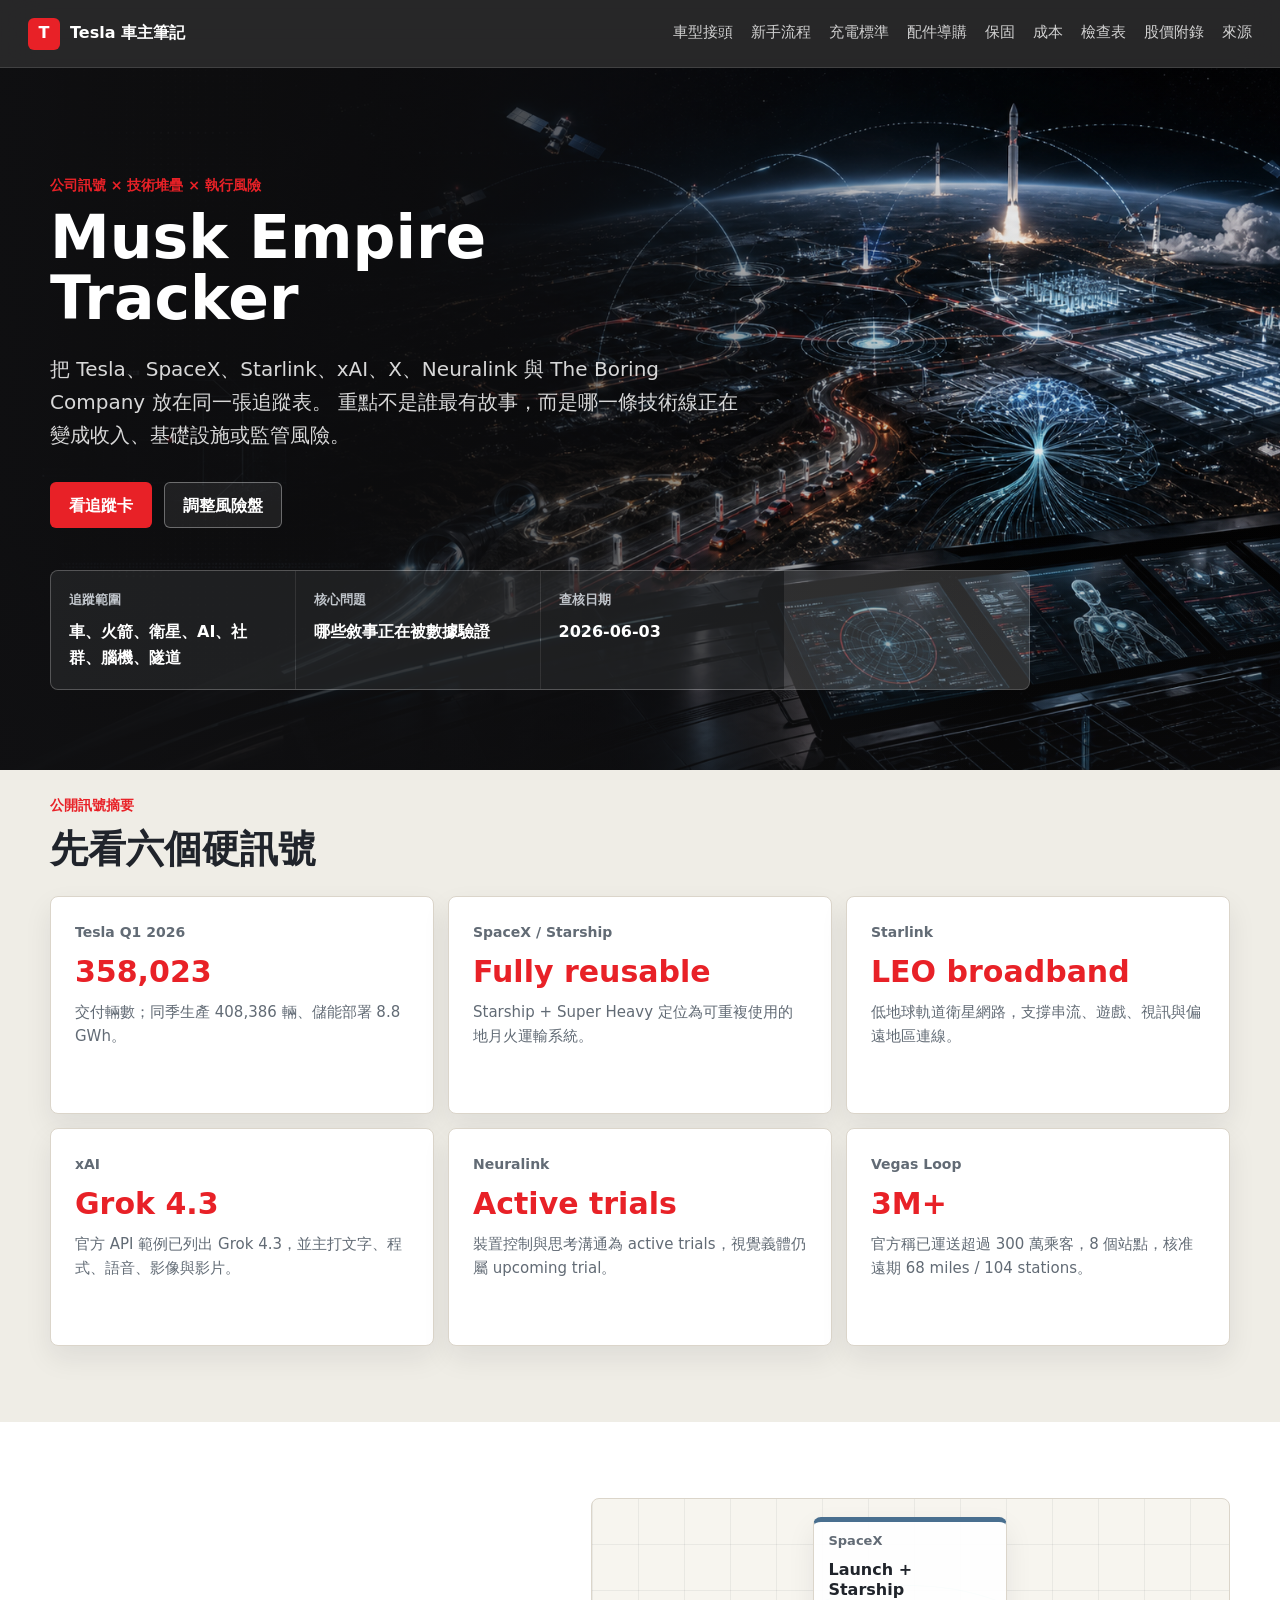
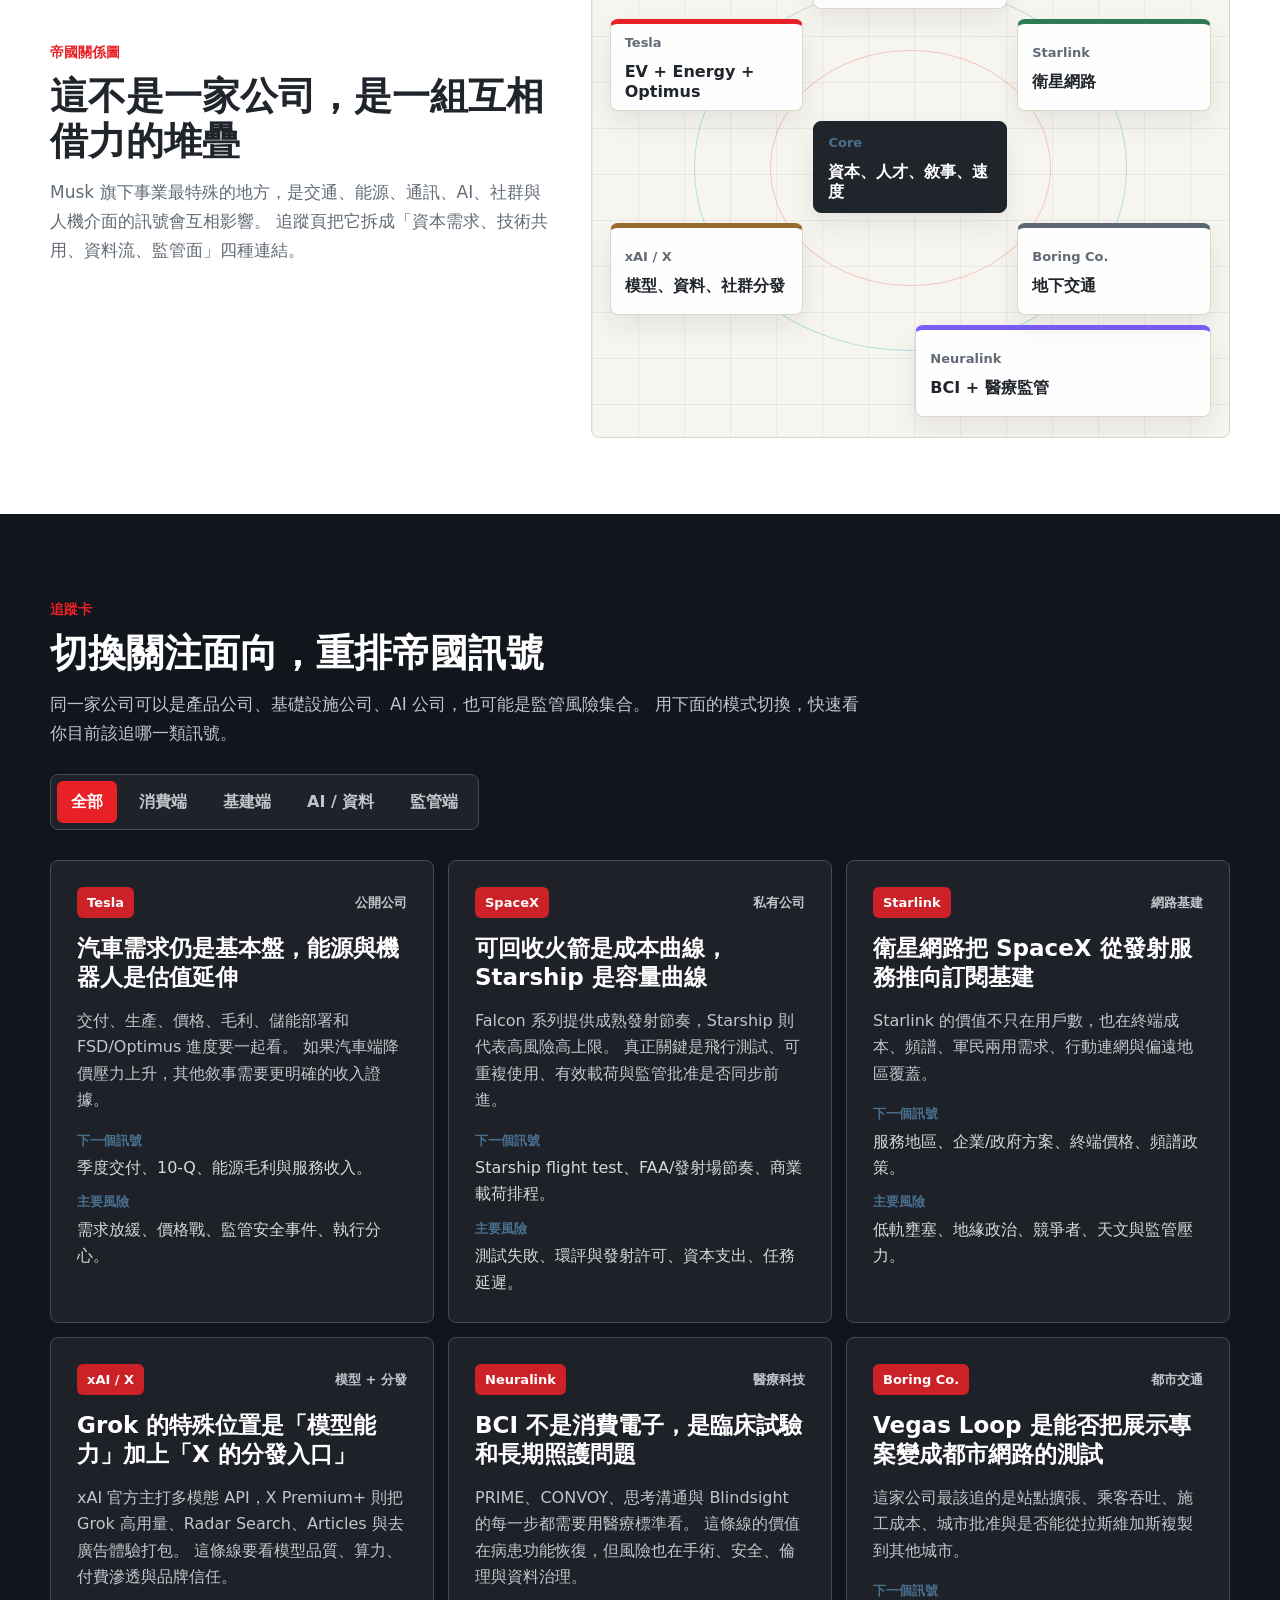
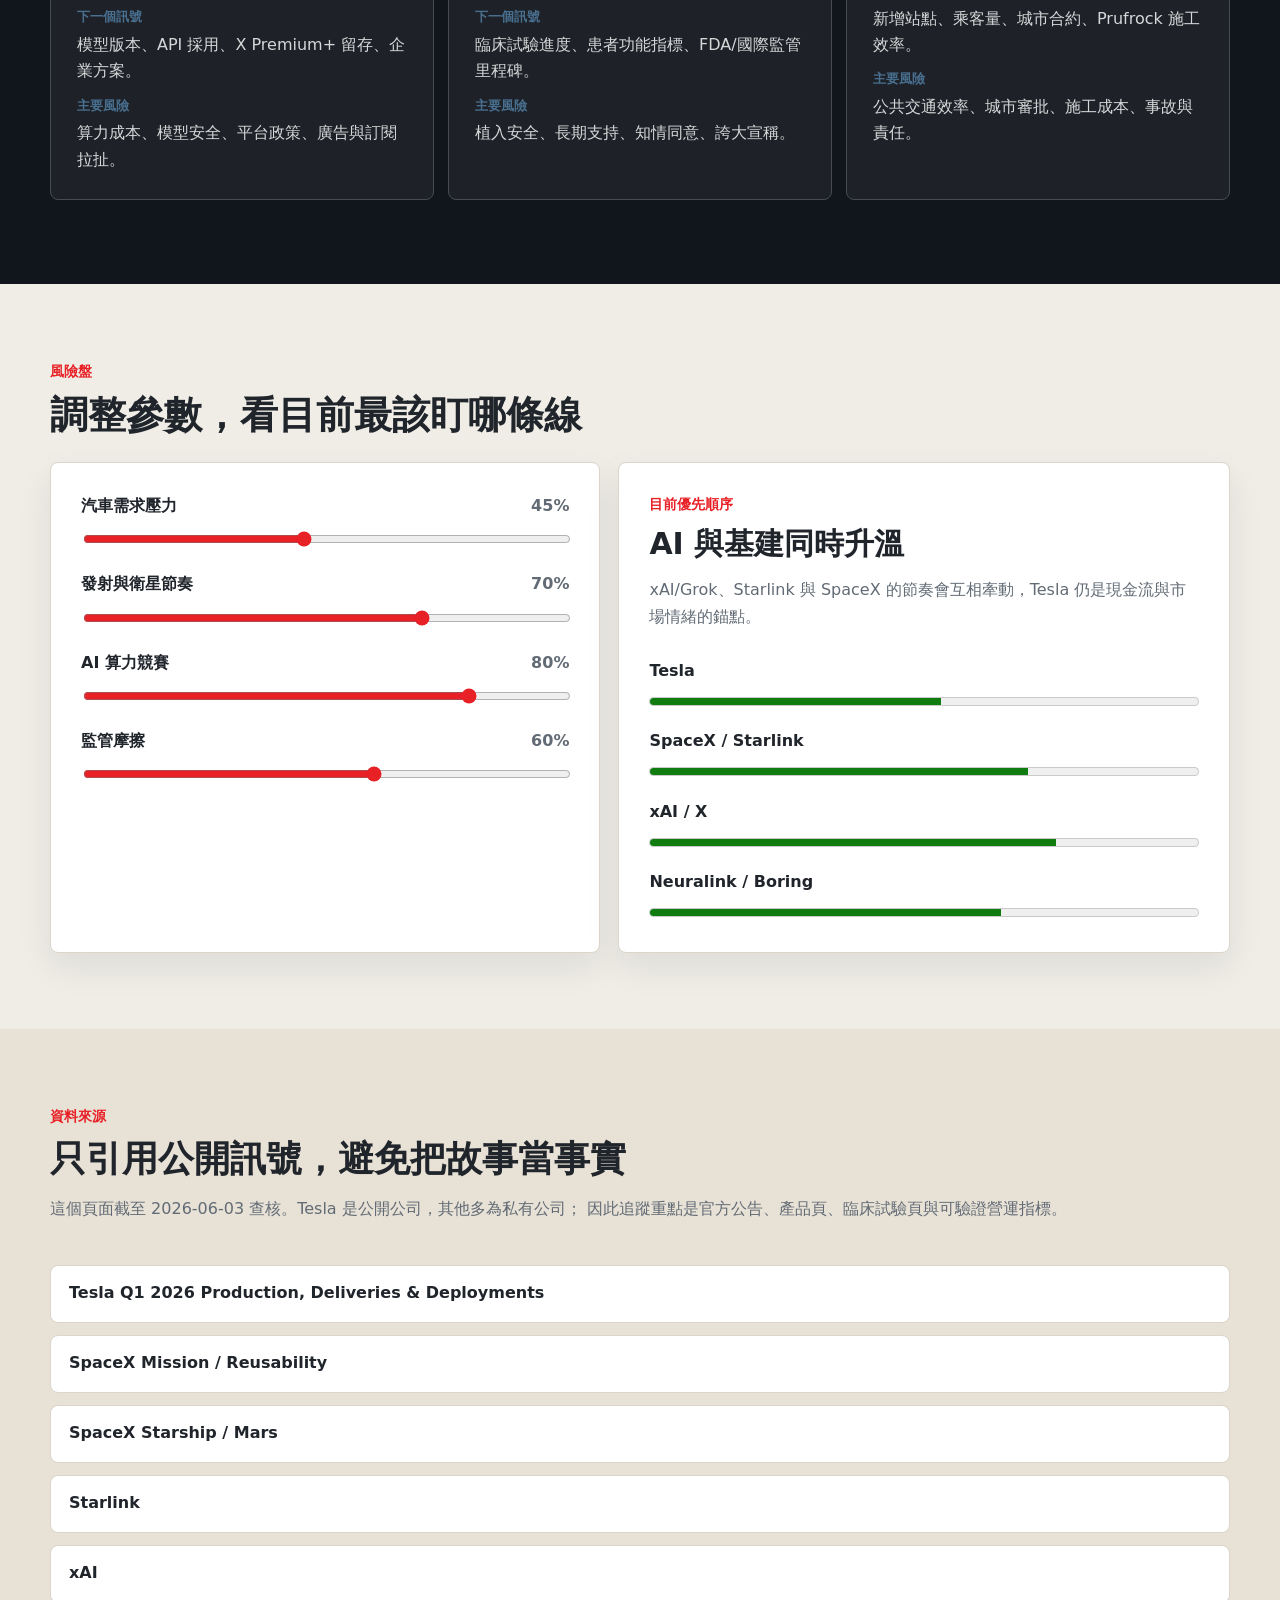
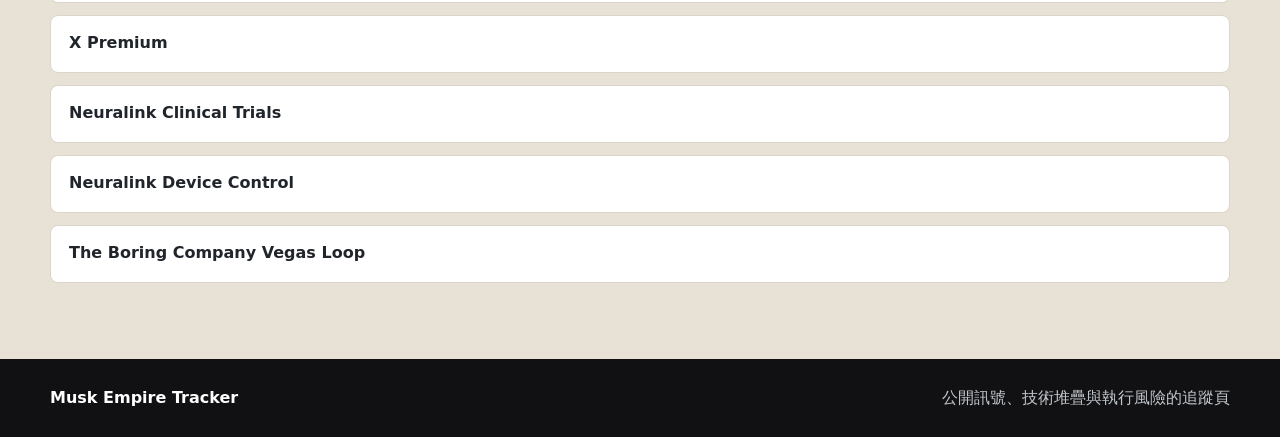
<file: musk-empire.html>
<!doctype html>
<html lang="zh-Hant">
  <head>
    <meta charset="utf-8">
    <meta name="viewport" content="width=device-width, initial-scale=1">
    <meta
      name="description"
      content="Musk Empire Tracker 以公開資料追蹤 Tesla、SpaceX、Starlink、xAI、X、Neuralink 與 The Boring Company 的公司訊號、里程碑與風險。"
    >
    <meta name="robots" content="index, follow, max-image-preview:large">
    <meta name="author" content="Tesla 車主筆記">
    <meta name="theme-color" content="#111113">
    <title>Musk Empire Tracker | 馬斯克帝國資訊追蹤</title>
    <link rel="canonical" href="https://tesla-info.nilsliu.dev/musk-empire.html">
    <meta property="og:locale" content="zh_TW">
    <meta property="og:type" content="article">
    <meta property="og:site_name" content="Tesla 車主筆記">
    <meta property="og:title" content="Musk Empire Tracker | 馬斯克帝國資訊追蹤">
    <meta property="og:description" content="公開資料追蹤 Tesla、SpaceX、Starlink、xAI、X、Neuralink 與 The Boring Company 的公司訊號與風險。">
    <meta property="og:url" content="https://tesla-info.nilsliu.dev/musk-empire.html">
    <meta property="og:image" content="https://tesla-info.nilsliu.dev/assets/tesla-info-og.jpg">
    <meta property="og:image:width" content="1200">
    <meta property="og:image:height" content="630">
    <meta property="og:image:alt" content="Tesla 車主筆記社群分享圖">
    <meta name="twitter:card" content="summary_large_image">
    <meta name="twitter:title" content="Musk Empire Tracker | 馬斯克帝國資訊追蹤">
    <meta name="twitter:description" content="Tesla、SpaceX、Starlink、xAI、X、Neuralink 與 The Boring Company 公開訊號追蹤。">
    <meta name="twitter:image" content="https://tesla-info.nilsliu.dev/assets/tesla-info-og.jpg">
    <script type="application/ld+json">
      {
        "@context": "https://schema.org",
        "@graph": [
          {
            "@type": "WebPage",
            "@id": "https://tesla-info.nilsliu.dev/musk-empire.html#webpage",
            "url": "https://tesla-info.nilsliu.dev/musk-empire.html",
            "name": "Musk Empire Tracker | 馬斯克帝國資訊追蹤",
            "description": "Musk Empire Tracker 以公開資料追蹤 Tesla、SpaceX、Starlink、xAI、X、Neuralink 與 The Boring Company 的公司訊號、里程碑與風險。",
            "isPartOf": {
              "@id": "https://tesla-info.nilsliu.dev/#website"
            },
            "dateModified": "2026-06-08",
            "inLanguage": "zh-Hant"
          },
          {
            "@type": "BreadcrumbList",
            "@id": "https://tesla-info.nilsliu.dev/musk-empire.html#breadcrumb",
            "itemListElement": [
              {
                "@type": "ListItem",
                "position": 1,
                "name": "Tesla 車主筆記",
                "item": "https://tesla-info.nilsliu.dev/"
              },
              {
                "@type": "ListItem",
                "position": 2,
                "name": "Musk Empire Tracker",
                "item": "https://tesla-info.nilsliu.dev/musk-empire.html"
              }
            ]
          }
        ]
      }
    </script>
    <link rel="stylesheet" href="styles.css?v=20260606-buttons">
  </head>
  <body class="empire-page">
    <header class="site-header" aria-label="主要導覽">
      <a class="brand" href="index.html" aria-label="回到 Tesla 車主筆記首頁">
        <span class="brand-mark" aria-hidden="true">T</span>
        <span>Tesla 車主筆記</span>
      </a>
      <nav class="site-nav" aria-label="單頁導覽">
        <a href="index.html#model-match">車型接頭</a>
        <a href="index.html#owner-setup">新手流程</a>
        <a href="index.html#charging-basics">充電標準</a>
        <a href="index.html#accessory-guide">配件導購</a>
        <a href="index.html#warranty">保固</a>
        <a href="index.html#tools">成本</a>
        <a href="index.html#radar">檢查表</a>
        <a href="index.html#market-appendix">股價附錄</a>
        <a href="index.html#sources">來源</a>
      </nav>
    </header>

    <main id="top">
      <section class="hero empire-hero" aria-label="Musk Empire Tracker 主視覺">
        <img
          class="hero-media"
          src="assets/musk-empire-hero.png"
          alt="地球夜景上方交織衛星軌道、火箭發射、電動車充電網、AI 節點、腦機訊號與地下隧道"
          width="1823"
          height="863"
          fetchpriority="high"
        >
        <div class="hero-shade" aria-hidden="true"></div>
        <div class="container hero-content">
          <p class="eyebrow">公司訊號 × 技術堆疊 × 執行風險</p>
          <h1>Musk Empire Tracker</h1>
          <p class="hero-copy">
            把 Tesla、SpaceX、Starlink、xAI、X、Neuralink 與 The Boring Company 放在同一張追蹤表。
            重點不是誰最有故事，而是哪一條技術線正在變成收入、基礎設施或監管風險。
          </p>
          <div class="hero-actions" aria-label="快速前往">
            <a class="button primary" href="#tracker">看追蹤卡</a>
            <a class="button secondary" href="#risk-lab">調整風險盤</a>
          </div>
          <dl class="hero-facts empire-facts" aria-label="追蹤定位">
            <div>
              <dt>追蹤範圍</dt>
              <dd>車、火箭、衛星、AI、社群、腦機、隧道</dd>
            </div>
            <div>
              <dt>核心問題</dt>
              <dd>哪些敘事正在被數據驗證</dd>
            </div>
            <div>
              <dt>查核日期</dt>
              <dd>2026-06-03</dd>
            </div>
          </dl>
        </div>
      </section>

      <section class="pulse-band empire-pulse" id="empire-pulse" aria-labelledby="empire-pulse-title">
        <div class="container">
          <div class="section-heading compact">
            <p class="eyebrow dark">公開訊號摘要</p>
            <h2 id="empire-pulse-title">先看六個硬訊號</h2>
          </div>
          <div class="empire-metric-grid">
            <article class="metric-card">
              <p class="metric-label">Tesla Q1 2026</p>
              <strong>358,023</strong>
              <span>交付輛數；同季生產 408,386 輛、儲能部署 8.8 GWh。</span>
            </article>
            <article class="metric-card">
              <p class="metric-label">SpaceX / Starship</p>
              <strong>Fully reusable</strong>
              <span>Starship + Super Heavy 定位為可重複使用的地月火運輸系統。</span>
            </article>
            <article class="metric-card">
              <p class="metric-label">Starlink</p>
              <strong>LEO broadband</strong>
              <span>低地球軌道衛星網路，支撐串流、遊戲、視訊與偏遠地區連線。</span>
            </article>
            <article class="metric-card">
              <p class="metric-label">xAI</p>
              <strong>Grok 4.3</strong>
              <span>官方 API 範例已列出 Grok 4.3，並主打文字、程式、語音、影像與影片。</span>
            </article>
            <article class="metric-card">
              <p class="metric-label">Neuralink</p>
              <strong>Active trials</strong>
              <span>裝置控制與思考溝通為 active trials，視覺義體仍屬 upcoming trial。</span>
            </article>
            <article class="metric-card">
              <p class="metric-label">Vegas Loop</p>
              <strong>3M+</strong>
              <span>官方稱已運送超過 300 萬乘客，8 個站點，核准遠期 68 miles / 104 stations。</span>
            </article>
          </div>
        </div>
      </section>

      <section class="split-band empire-map-band" id="empire-map" aria-labelledby="empire-map-title">
        <div class="container empire-map-layout">
          <div class="section-heading">
            <p class="eyebrow dark">帝國關係圖</p>
            <h2 id="empire-map-title">這不是一家公司，是一組互相借力的堆疊</h2>
            <p>
              Musk 旗下事業最特殊的地方，是交通、能源、通訊、AI、社群與人機介面的訊號會互相影響。
              追蹤頁把它拆成「資本需求、技術共用、資料流、監管面」四種連結。
            </p>
          </div>

          <div class="empire-network" aria-label="馬斯克帝國關係圖">
            <article class="network-core">
              <span>Core</span>
              <strong>資本、人才、敘事、速度</strong>
            </article>
            <article class="network-node node-tesla">
              <span>Tesla</span>
              <strong>EV + Energy + Optimus</strong>
            </article>
            <article class="network-node node-spacex">
              <span>SpaceX</span>
              <strong>Launch + Starship</strong>
            </article>
            <article class="network-node node-starlink">
              <span>Starlink</span>
              <strong>衛星網路</strong>
            </article>
            <article class="network-node node-xai">
              <span>xAI / X</span>
              <strong>模型、資料、社群分發</strong>
            </article>
            <article class="network-node node-neuralink">
              <span>Neuralink</span>
              <strong>BCI + 醫療監管</strong>
            </article>
            <article class="network-node node-boring">
              <span>Boring Co.</span>
              <strong>地下交通</strong>
            </article>
          </div>
        </div>
      </section>

      <section class="radar-band empire-radar" id="tracker" aria-labelledby="tracker-title">
        <div class="container empire-tracker-head">
          <div class="section-heading">
            <p class="eyebrow">追蹤卡</p>
            <h2 id="tracker-title">切換關注面向，重排帝國訊號</h2>
            <p>
              同一家公司可以是產品公司、基礎設施公司、AI 公司，也可能是監管風險集合。
              用下面的模式切換，快速看你目前該追哪一類訊號。
            </p>
            <div class="mode-switch" role="group" aria-label="切換追蹤面向">
              <button class="empire-mode-button is-active" type="button" data-track="all">全部</button>
              <button class="empire-mode-button" type="button" data-track="consumer">消費端</button>
              <button class="empire-mode-button" type="button" data-track="infrastructure">基建端</button>
              <button class="empire-mode-button" type="button" data-track="ai">AI / 資料</button>
              <button class="empire-mode-button" type="button" data-track="regulated">監管端</button>
            </div>
          </div>
        </div>

        <div class="container empire-card-grid" aria-live="polite">
          <article class="empire-card" data-track="consumer infrastructure">
            <div class="empire-card-top">
              <span class="empire-chip">Tesla</span>
              <span>公開公司</span>
            </div>
            <h3>汽車需求仍是基本盤，能源與機器人是估值延伸</h3>
            <p>
              交付、生產、價格、毛利、儲能部署和 FSD/Optimus 進度要一起看。
              如果汽車端降價壓力上升，其他敘事需要更明確的收入證據。
            </p>
            <dl>
              <div><dt>下一個訊號</dt><dd>季度交付、10-Q、能源毛利與服務收入。</dd></div>
              <div><dt>主要風險</dt><dd>需求放緩、價格戰、監管安全事件、執行分心。</dd></div>
            </dl>
          </article>

          <article class="empire-card" data-track="infrastructure regulated">
            <div class="empire-card-top">
              <span class="empire-chip">SpaceX</span>
              <span>私有公司</span>
            </div>
            <h3>可回收火箭是成本曲線，Starship 是容量曲線</h3>
            <p>
              Falcon 系列提供成熟發射節奏，Starship 則代表高風險高上限。
              真正關鍵是飛行測試、可重複使用、有效載荷與監管批准是否同步前進。
            </p>
            <dl>
              <div><dt>下一個訊號</dt><dd>Starship flight test、FAA/發射場節奏、商業載荷排程。</dd></div>
              <div><dt>主要風險</dt><dd>測試失敗、環評與發射許可、資本支出、任務延遲。</dd></div>
            </dl>
          </article>

          <article class="empire-card" data-track="infrastructure consumer">
            <div class="empire-card-top">
              <span class="empire-chip">Starlink</span>
              <span>網路基建</span>
            </div>
            <h3>衛星網路把 SpaceX 從發射服務推向訂閱基建</h3>
            <p>
              Starlink 的價值不只在用戶數，也在終端成本、頻譜、軍民兩用需求、行動連網與偏遠地區覆蓋。
            </p>
            <dl>
              <div><dt>下一個訊號</dt><dd>服務地區、企業/政府方案、終端價格、頻譜政策。</dd></div>
              <div><dt>主要風險</dt><dd>低軌壅塞、地緣政治、競爭者、天文與監管壓力。</dd></div>
            </dl>
          </article>

          <article class="empire-card" data-track="ai consumer">
            <div class="empire-card-top">
              <span class="empire-chip">xAI / X</span>
              <span>模型 + 分發</span>
            </div>
            <h3>Grok 的特殊位置是「模型能力」加上「X 的分發入口」</h3>
            <p>
              xAI 官方主打多模態 API，X Premium+ 則把 Grok 高用量、Radar Search、Articles 與去廣告體驗打包。
              這條線要看模型品質、算力、付費滲透與品牌信任。
            </p>
            <dl>
              <div><dt>下一個訊號</dt><dd>模型版本、API 採用、X Premium+ 留存、企業方案。</dd></div>
              <div><dt>主要風險</dt><dd>算力成本、模型安全、平台政策、廣告與訂閱拉扯。</dd></div>
            </dl>
          </article>

          <article class="empire-card" data-track="regulated ai">
            <div class="empire-card-top">
              <span class="empire-chip">Neuralink</span>
              <span>醫療科技</span>
            </div>
            <h3>BCI 不是消費電子，是臨床試驗和長期照護問題</h3>
            <p>
              PRIME、CONVOY、思考溝通與 Blindsight 的每一步都需要用醫療標準看。
              這條線的價值在病患功能恢復，但風險也在手術、安全、倫理與資料治理。
            </p>
            <dl>
              <div><dt>下一個訊號</dt><dd>臨床試驗進度、患者功能指標、FDA/國際監管里程碑。</dd></div>
              <div><dt>主要風險</dt><dd>植入安全、長期支持、知情同意、誇大宣稱。</dd></div>
            </dl>
          </article>

          <article class="empire-card" data-track="infrastructure regulated">
            <div class="empire-card-top">
              <span class="empire-chip">Boring Co.</span>
              <span>都市交通</span>
            </div>
            <h3>Vegas Loop 是能否把展示專案變成都市網路的測試</h3>
            <p>
              這家公司最該追的是站點擴張、乘客吞吐、施工成本、城市批准與是否能從拉斯維加斯複製到其他城市。
            </p>
            <dl>
              <div><dt>下一個訊號</dt><dd>新增站點、乘客量、城市合約、Prufrock 施工效率。</dd></div>
              <div><dt>主要風險</dt><dd>公共交通效率、城市審批、施工成本、事故與責任。</dd></div>
            </dl>
          </article>
        </div>
      </section>

      <section class="tools-band empire-risk-band" id="risk-lab" aria-labelledby="risk-title">
        <div class="container">
          <div class="section-heading compact">
            <p class="eyebrow dark">風險盤</p>
            <h2 id="risk-title">調整參數，看目前最該盯哪條線</h2>
          </div>

          <div class="empire-risk-grid">
            <article class="tool-card empire-risk-card">
              <div class="control-list">
                <label class="range-control">
                  <span>汽車需求壓力 <output id="autoPressureValue">45%</output></span>
                  <input id="autoPressure" type="range" min="0" max="100" value="45" step="5">
                </label>
                <label class="range-control">
                  <span>發射與衛星節奏 <output id="spaceCadenceValue">70%</output></span>
                  <input id="spaceCadence" type="range" min="0" max="100" value="70" step="5">
                </label>
                <label class="range-control">
                  <span>AI 算力競賽 <output id="computeRaceValue">80%</output></span>
                  <input id="computeRace" type="range" min="0" max="100" value="80" step="5">
                </label>
                <label class="range-control">
                  <span>監管摩擦 <output id="regulatoryDragValue">60%</output></span>
                  <input id="regulatoryDrag" type="range" min="0" max="100" value="60" step="5">
                </label>
              </div>
            </article>

            <article class="tool-card empire-risk-output">
              <p class="eyebrow dark">目前優先順序</p>
              <h3 id="attentionTitle">AI 與基建同時升溫</h3>
              <p id="attentionCopy">
                xAI/Grok、Starlink 與 SpaceX 的節奏會互相牽動，Tesla 仍是現金流與市場情緒的錨點。
              </p>
              <div class="attention-bars" aria-label="優先追蹤分數">
                <div>
                  <span>Tesla</span>
                  <meter id="teslaMeter" min="0" max="100" value="45"></meter>
                </div>
                <div>
                  <span>SpaceX / Starlink</span>
                  <meter id="spaceMeter" min="0" max="100" value="70"></meter>
                </div>
                <div>
                  <span>xAI / X</span>
                  <meter id="aiMeter" min="0" max="100" value="80"></meter>
                </div>
                <div>
                  <span>Neuralink / Boring</span>
                  <meter id="regulatedMeter" min="0" max="100" value="60"></meter>
                </div>
              </div>
            </article>
          </div>
        </div>
      </section>

      <section class="sources-band" id="empire-sources" aria-labelledby="empire-sources-title">
        <div class="container sources-layout">
          <div>
            <p class="eyebrow dark">資料來源</p>
            <h2 id="empire-sources-title">只引用公開訊號，避免把故事當事實</h2>
            <p>
              這個頁面截至 2026-06-03 查核。Tesla 是公開公司，其他多為私有公司；
              因此追蹤重點是官方公告、產品頁、臨床試驗頁與可驗證營運指標。
            </p>
          </div>
          <ul class="source-list">
            <li><a href="https://ir.tesla.com/press-release/tesla-first-quarter-2026-production-deliveries-and-deployments">Tesla Q1 2026 Production, Deliveries &amp; Deployments</a></li>
            <li><a href="https://www.spacex.com/mission">SpaceX Mission / Reusability</a></li>
            <li><a href="https://www.spacex.com/humanspaceflight/mars">SpaceX Starship / Mars</a></li>
            <li><a href="https://www.starlink.com/">Starlink</a></li>
            <li><a href="https://x.ai/">xAI</a></li>
            <li><a href="https://help.x.com/en/using-x/x-premium">X Premium</a></li>
            <li><a href="https://neuralink.com/patient-registry/">Neuralink Clinical Trials</a></li>
            <li><a href="https://neuralink.com/trials/device-control/">Neuralink Device Control</a></li>
            <li><a href="https://www.boringcompany.com/vegas-loop">The Boring Company Vegas Loop</a></li>
          </ul>
        </div>
      </section>
    </main>

    <footer class="site-footer">
      <div class="container footer-inner">
        <span>Musk Empire Tracker</span>
        <span>公開訊號、技術堆疊與執行風險的追蹤頁</span>
      </div>
    </footer>

    <script src="musk.js"></script>
  </body>
</html>
</file>
<file: styles.css>
:root {
  --black: #111113;
  --graphite: #20242b;
  --graphite-2: #30343b;
  --paper: #f6f3ed;
  --white: #ffffff;
  --muted: #626b75;
  --muted-dark: #c1c6cc;
  --line: #dbd5ca;
  --line-dark: #464b54;
  --red: #e82127;
  --cyan: #496f8f;
  --gold: #9a6b2f;
  --green: #2f7b55;
  --shadow: 0 16px 38px rgba(17, 17, 19, 0.16);
}

* {
  box-sizing: border-box;
}

html {
  scroll-behavior: smooth;
  overflow-x: clip;
}

main[id],
section[id] {
  scroll-margin-top: 92px;
}

body {
  margin: 0;
  overflow-x: hidden;
  background: var(--paper);
  color: var(--graphite);
  font-family: Inter, "Noto Sans TC", "PingFang TC", "Microsoft JhengHei", system-ui, sans-serif;
  line-height: 1.65;
  letter-spacing: 0;
}

img {
  max-width: 100%;
  height: auto;
  display: block;
}

.sr-only {
  position: absolute;
  width: 1px;
  height: 1px;
  padding: 0;
  margin: -1px;
  overflow: hidden;
  clip: rect(0, 0, 0, 0);
  white-space: nowrap;
  border: 0;
}

a {
  color: inherit;
  text-decoration: none;
}

button,
input {
  font: inherit;
}

.container {
  width: min(1180px, calc(100% - 40px));
  margin: 0 auto;
}

.site-header {
  position: sticky;
  top: 0;
  z-index: 20;
  min-width: 0;
  min-height: 68px;
  display: flex;
  align-items: center;
  justify-content: space-between;
  gap: 24px;
  padding: 12px 28px;
  color: var(--white);
  background: rgba(17, 17, 19, 0.9);
  border-bottom: 1px solid rgba(255, 255, 255, 0.12);
  backdrop-filter: blur(18px);
}

.brand {
  display: inline-flex;
  align-items: center;
  gap: 10px;
  font-weight: 750;
  white-space: nowrap;
}

.brand-mark {
  width: 32px;
  height: 32px;
  display: inline-grid;
  place-items: center;
  color: var(--white);
  background: var(--red);
  border-radius: 6px;
  font-weight: 800;
}

.site-nav {
  min-width: 0;
  display: flex;
  align-items: center;
  gap: 18px;
  color: rgba(255, 255, 255, 0.78);
  font-size: 15px;
}

.site-nav a {
  flex: 0 0 auto;
  min-height: 36px;
  display: inline-flex;
  align-items: center;
  white-space: nowrap;
  border-bottom: 2px solid transparent;
}

.site-nav a:hover,
.site-nav a:focus-visible {
  color: var(--white);
  border-bottom-color: var(--red);
  outline: none;
}

.hero {
  position: relative;
  --hero-media-x: 0px;
  --hero-media-y: 0px;
  --hero-media-scale: 1;
  --hero-media-opacity: 1;
  --hero-copy-y: 0px;
  --hero-copy-opacity: 1;
  min-height: 78svh;
  display: grid;
  align-items: center;
  overflow: hidden;
  color: var(--white);
  isolation: isolate;
  background: #111113;
}

.hero-media {
  position: absolute;
  inset: 0;
  z-index: -2;
  width: 100%;
  height: 100%;
  object-fit: cover;
  object-position: 64% center;
}

.hero-vehicle-media {
  inset: auto max(28px, 5vw) 44px auto;
  width: min(72vw, 1040px);
  max-width: none;
  height: auto;
  max-height: 70svh;
  object-fit: contain;
  object-position: center;
  filter: drop-shadow(0 34px 52px rgba(0, 0, 0, 0.46));
}

.hero-shade {
  position: absolute;
  inset: 0;
  z-index: -1;
  background:
    linear-gradient(90deg, rgba(17, 17, 19, 0.86) 0%, rgba(17, 17, 19, 0.62) 43%, rgba(17, 17, 19, 0.1) 78%),
    linear-gradient(0deg, rgba(17, 17, 19, 0.46) 0%, rgba(17, 17, 19, 0) 36%);
}

.hero-content {
  padding: 72px 0 46px;
}

.has-scroll-motion .hero-content {
  opacity: var(--hero-copy-opacity);
  transform: translate3d(0, var(--hero-copy-y), 0);
  transition: opacity 120ms linear, transform 120ms linear;
  will-change: transform, opacity;
}

.has-scroll-motion .hero-vehicle-media {
  opacity: var(--hero-media-opacity);
  transform: translate3d(var(--hero-media-x), var(--hero-media-y), 0) scale(var(--hero-media-scale));
  transition: opacity 120ms linear, transform 120ms linear;
  will-change: transform, opacity;
}

.eyebrow {
  margin: 0 0 10px;
  color: var(--red);
  font-size: 14px;
  font-weight: 800;
}

.eyebrow.dark {
  color: var(--red);
}

.hero h1 {
  max-width: 700px;
  margin: 0;
  font-size: 60px;
  line-height: 1.02;
  font-weight: 850;
}

.hero-copy {
  max-width: 690px;
  margin: 24px 0 0;
  color: rgba(255, 255, 255, 0.84);
  font-size: 20px;
}

.hero-actions {
  display: flex;
  flex-wrap: wrap;
  gap: 12px;
  margin-top: 30px;
}

.button {
  min-height: 46px;
  display: inline-flex;
  align-items: center;
  justify-content: center;
  padding: 11px 18px;
  border-radius: 6px;
  font-weight: 800;
  border: 1px solid transparent;
  line-height: 1.2;
  white-space: nowrap;
}

.button.primary {
  background: var(--red);
  color: var(--white);
}

.button.secondary {
  color: var(--white);
  border-color: rgba(255, 255, 255, 0.34);
  background: rgba(255, 255, 255, 0.08);
}

.button:hover,
.button:focus-visible {
  transform: translateY(-1px);
  outline: none;
}

.hero-facts {
  display: grid;
  grid-template-columns: repeat(4, minmax(0, 1fr));
  gap: 1px;
  width: min(980px, 100%);
  margin: 42px 0 0;
  padding: 0;
  overflow: hidden;
  border: 1px solid rgba(255, 255, 255, 0.16);
  border-radius: 8px;
  background: rgba(255, 255, 255, 0.16);
}

.hero-facts div {
  min-height: 96px;
  padding: 18px;
  background: rgba(8, 9, 11, 0.48);
}

.hero-facts dt {
  color: var(--muted-dark);
  font-size: 13px;
  font-weight: 800;
}

.hero-facts dd {
  margin: 8px 0 0;
  color: var(--white);
  font-weight: 720;
}

.pulse-band,
.charging-band,
.affiliate-band,
.model-match-band,
.split-band,
.tools-band,
.timeline-band,
.sources-band {
  padding: 76px 0;
}

.pulse-band {
  padding-top: 24px;
  background: var(--paper);
}

.section-heading {
  max-width: 780px;
  margin-bottom: 30px;
}

.section-heading.compact {
  margin-bottom: 24px;
}

.section-heading h2 {
  margin: 0;
  color: var(--graphite);
  font-size: 38px;
  line-height: 1.18;
}

.section-heading p:not(.eyebrow) {
  margin: 14px 0 0;
  color: var(--muted);
  font-size: 17px;
  line-height: 1.7;
}

.pulse-grid {
  display: grid;
  grid-template-columns: repeat(2, minmax(0, 1fr));
  gap: 14px;
}

.metric-card,
.lens-card,
.signal-card,
.tool-card,
.timeline article {
  border-radius: 8px;
}

.metric-card {
  min-height: 0;
  display: flex;
  flex-direction: column;
  gap: 12px;
  padding: 24px;
  background: var(--white);
  border: 1px solid var(--line);
  box-shadow: 0 12px 28px rgba(20, 24, 32, 0.08);
}

.metric-label {
  margin: 0;
  color: var(--muted);
  font-size: 14px;
  font-weight: 800;
}

.metric-card strong {
  display: block;
  color: var(--red);
  font-size: 32px;
  line-height: 1.05;
}

.metric-card span {
  display: block;
  margin: 0;
  color: var(--muted);
  font-size: 15px;
  line-height: 1.62;
}

.warranty-panel {
  display: grid;
  grid-template-columns: minmax(260px, 0.85fr) minmax(0, 1.55fr);
  gap: 18px;
  margin-top: 18px;
  padding: 22px;
  border: 1px solid var(--line);
  border-radius: 8px;
  background: var(--white);
  box-shadow: 0 12px 28px rgba(20, 24, 32, 0.08);
}

.warranty-panel-copy h3 {
  margin: 8px 0 10px;
  color: var(--black);
  font-size: 26px;
  line-height: 1.22;
}

.warranty-panel-copy p:not(.eyebrow) {
  margin: 0;
  color: var(--muted);
}

.warranty-panel-grid {
  display: grid;
  grid-template-columns: repeat(2, minmax(0, 1fr));
  gap: 10px;
}

.warranty-panel-grid article {
  min-height: 118px;
  padding: 14px;
  border: 1px solid var(--line);
  border-radius: 8px;
  background: var(--paper);
}

.warranty-panel-grid span {
  display: block;
  color: var(--red);
  font-size: 13px;
  font-weight: 850;
}

.warranty-panel-grid strong {
  display: block;
  margin-top: 8px;
  color: var(--graphite);
  font-size: 19px;
  line-height: 1.3;
}

.warranty-panel-grid p {
  margin: 8px 0 0;
  color: var(--muted);
  font-size: 14px;
  line-height: 1.55;
}

.source-chip {
  min-height: 34px;
  display: inline-flex;
  align-items: center;
  width: max-content;
  max-width: 100%;
  margin-top: 14px;
  padding: 6px 10px;
  color: var(--graphite);
  background: var(--paper);
  border: 1px solid var(--line);
  border-radius: 6px;
  font-size: 13px;
  font-weight: 850;
  white-space: normal;
  overflow-wrap: anywhere;
}

.metric-card .source-chip,
.charging-card .source-chip,
.affiliate-card .source-chip {
  margin-top: auto;
}

.source-chip:hover,
.source-chip:focus-visible {
  border-color: var(--red);
  outline: none;
}

.owner-data-panel {
  display: grid;
  grid-template-columns: 1fr;
  gap: 26px;
  align-items: start;
  margin-top: 28px;
  padding: 26px;
  border: 1px solid var(--line);
  border-radius: 8px;
  background: var(--white);
  box-shadow: 0 12px 28px rgba(20, 24, 32, 0.08);
}

.owner-data-panel h3 {
  margin: 0;
  color: var(--graphite);
  font-size: 28px;
  line-height: 1.2;
}

.owner-data-panel p:not(.eyebrow) {
  margin: 14px 0 0;
  color: var(--muted);
}

.owner-data-table-wrap {
  overflow-x: auto;
  border: 1px solid var(--line);
  border-radius: 8px;
}

.owner-data-table {
  width: 100%;
  min-width: 720px;
  border-collapse: collapse;
}

.owner-data-table th,
.owner-data-table td {
  padding: 14px 16px;
  border-bottom: 1px solid var(--line);
  text-align: left;
  vertical-align: top;
}

.owner-data-table thead th {
  color: var(--white);
  background: var(--graphite);
  font-size: 13px;
}

.owner-data-table tbody th {
  color: var(--graphite);
}

.owner-data-table td {
  color: var(--muted);
}

.owner-data-table a {
  color: var(--red);
  font-weight: 850;
  white-space: nowrap;
}

.owner-data-table tr:last-child th,
.owner-data-table tr:last-child td {
  border-bottom: 0;
}

.charging-band {
  background: #f9f7f2;
}

.charging-grid {
  display: grid;
  grid-template-columns: repeat(2, minmax(0, 1fr));
  gap: 14px;
}

.charging-card {
  min-height: 0;
  display: flex;
  flex-direction: column;
  gap: 14px;
  padding: 24px;
  border: 1px solid var(--line);
  border-radius: 8px;
  background: var(--white);
  box-shadow: 0 12px 28px rgba(20, 24, 32, 0.08);
}

.charging-badge {
  width: max-content;
  min-height: 34px;
  display: inline-flex;
  align-items: center;
  padding: 6px 10px;
  color: var(--white);
  background: var(--graphite);
  border-radius: 6px;
  font-size: 13px;
  font-weight: 850;
}

.charging-card h3,
.adapter-panel h3,
.taiwan-charging-grid h3 {
  margin: 0;
  color: var(--graphite);
  font-size: 24px;
  line-height: 1.25;
}

.charging-card p,
.adapter-panel p,
.taiwan-charging-grid p {
  margin: 0;
  color: var(--muted);
}

.charging-card dl {
  display: grid;
  gap: 10px;
  margin: 0;
}

.charging-card dl div {
  padding: 12px 0 0;
  border-top: 1px solid var(--line);
}

.charging-card dt {
  color: var(--graphite);
  font-size: 13px;
  font-weight: 850;
}

.charging-card dd {
  margin: 5px 0 0;
  color: var(--muted);
}

.adapter-panel {
  display: grid;
  grid-template-columns: 1fr;
  gap: 24px;
  align-items: start;
  margin-top: 22px;
  padding: 26px;
  border: 1px solid var(--line);
  border-radius: 8px;
  background: var(--white);
  box-shadow: 0 12px 28px rgba(20, 24, 32, 0.08);
}

.adapter-copy p:not(.eyebrow) {
  margin-top: 14px;
}

.adapter-checklist {
  display: grid;
  grid-template-columns: 1fr;
  gap: 12px;
}

.adapter-checklist article {
  min-height: 0;
  padding: 18px;
  border: 1px solid var(--line);
  border-radius: 8px;
  background: var(--paper);
}

.adapter-checklist span {
  display: inline-grid;
  place-items: center;
  width: 34px;
  height: 34px;
  margin-bottom: 14px;
  color: var(--white);
  background: var(--red);
  border-radius: 6px;
  font-weight: 850;
}

.adapter-checklist strong {
  display: block;
  color: var(--graphite);
  line-height: 1.3;
}

.adapter-checklist p {
  margin-top: 10px;
  font-size: 14px;
}

.taiwan-charging-grid {
  display: grid;
  grid-template-columns: repeat(2, minmax(0, 1fr));
  gap: 14px;
  margin-top: 22px;
}

.taiwan-charging-grid article:nth-child(odd):last-child {
  grid-column: 1 / -1;
}

.taiwan-charging-grid article {
  min-height: 220px;
  padding: 24px;
  border: 1px solid var(--line);
  border-top: 5px solid var(--red);
  border-radius: 8px;
  background: var(--paper);
}

.taiwan-charging-grid article:nth-child(2) {
  border-top-color: var(--gold);
}

.taiwan-charging-grid article:nth-child(3) {
  border-top-color: var(--red);
}

.taiwan-charging-grid p {
  margin-top: 12px;
}

.affiliate-band {
  background: #242831;
  color: var(--white);
}

.affiliate-band .section-heading h2 {
  color: var(--white);
}

.affiliate-band .section-heading p:not(.eyebrow) {
  color: var(--muted-dark);
}

.affiliate-hero-card {
  display: grid;
  grid-template-columns: 1fr;
  gap: 18px;
  align-items: start;
  padding: 28px;
  border: 1px solid var(--line-dark);
  border-radius: 8px;
  background: rgba(255, 255, 255, 0.08);
  box-shadow: var(--shadow);
}

.affiliate-hero-card h3 {
  margin: 0;
  color: var(--white);
  font-size: 30px;
  line-height: 1.2;
}

.affiliate-hero-card p:not(.eyebrow) {
  margin: 12px 0 0;
  max-width: 760px;
  color: var(--muted-dark);
}

.affiliate-hero-card code {
  display: inline-block;
  margin-top: 16px;
  padding: 8px 10px;
  color: var(--white);
  background: rgba(255, 255, 255, 0.1);
  border: 1px solid var(--line-dark);
  border-radius: 6px;
  font-size: 14px;
  white-space: normal;
  overflow-wrap: anywhere;
}

.affiliate-grid {
  display: grid;
  grid-template-columns: repeat(2, minmax(0, 1fr));
  gap: 14px;
  margin-top: 18px;
}

.affiliate-card {
  min-height: 0;
  display: flex;
  flex-direction: column;
  gap: 12px;
  padding: 24px;
  border: 1px solid var(--line-dark);
  border-radius: 8px;
  background: rgba(255, 255, 255, 0.06);
}

.affiliate-card-feature {
  background: var(--white);
  color: var(--graphite);
  border-color: var(--white);
}

.affiliate-label {
  width: max-content;
  min-height: 32px;
  display: inline-flex;
  align-items: center;
  padding: 5px 10px;
  color: var(--white);
  background: var(--red);
  border-radius: 6px;
  font-size: 13px;
  font-weight: 850;
}

.affiliate-card h3 {
  margin: 0;
  color: var(--white);
  font-size: 24px;
  line-height: 1.25;
}

.affiliate-card-feature h3 {
  color: var(--graphite);
}

.affiliate-card p,
.affiliate-card li {
  color: var(--muted-dark);
}

.affiliate-card p {
  margin: 0;
}

.affiliate-card-feature p,
.affiliate-card-feature li {
  color: var(--muted);
}

.affiliate-card-feature code {
  color: var(--graphite);
  background: var(--paper);
  border-color: var(--line);
}

.affiliate-card ul {
  margin: 0;
  padding-left: 20px;
}

.affiliate-card li + li {
  margin-top: 8px;
}

.affiliate-actions {
  display: flex;
  flex-wrap: wrap;
  gap: 8px;
  margin-top: auto;
}

.affiliate-band .source-chip {
  color: var(--white);
  background: rgba(255, 255, 255, 0.08);
  border-color: var(--line-dark);
}

.affiliate-card-feature .source-chip {
  color: var(--graphite);
  background: var(--paper);
  border-color: var(--line);
}

.affiliate-band .source-chip:hover,
.affiliate-band .source-chip:focus-visible {
  border-color: var(--red);
}

.affiliate-disclosure {
  margin: 18px 0 0;
  color: var(--muted-dark);
  font-size: 14px;
}

.answer-band {
  padding: 34px 0;
  background: var(--black);
  color: var(--white);
}

.answer-heading {
  max-width: 780px;
  margin: 0 0 20px;
}

.answer-heading h2 {
  margin: 0;
  color: var(--white);
  font-size: 34px;
  line-height: 1.18;
}

.answer-heading p:not(.eyebrow) {
  margin: 12px 0 0;
  color: var(--muted-dark);
  font-size: 16px;
  line-height: 1.7;
}

.answer-strip {
  display: grid;
  grid-template-columns: repeat(2, minmax(0, 1fr));
  gap: 12px;
}

.answer-strip article {
  min-height: 0;
  display: flex;
  flex-direction: column;
  gap: 8px;
  padding: 20px;
  border: 1px solid var(--line-dark);
  border-radius: 8px;
  background: rgba(255, 255, 255, 0.07);
}

.answer-strip span {
  display: block;
  color: var(--red);
  font-size: 13px;
  font-weight: 850;
}

.answer-strip strong {
  display: block;
  margin: 0;
  color: var(--white);
  font-size: 18px;
  line-height: 1.28;
}

.answer-strip p {
  margin: 0;
  color: var(--muted-dark);
  font-size: 14px;
  line-height: 1.55;
}

.answer-points {
  display: grid;
  gap: 7px;
  margin: 4px 0 0;
  padding: 0;
  list-style: none;
}

.answer-points li {
  position: relative;
  padding-left: 15px;
  color: var(--muted-dark);
  font-size: 14px;
  line-height: 1.55;
}

.answer-points li::before {
  content: "";
  position: absolute;
  left: 0;
  top: 0.7em;
  width: 5px;
  height: 5px;
  border-radius: 50%;
  background: var(--red);
}

.answer-band .source-chip {
  color: var(--white);
  background: rgba(255, 255, 255, 0.08);
  border-color: var(--line-dark);
}

.answer-band .source-chip:hover,
.answer-band .source-chip:focus-visible {
  border-color: var(--red);
}

.model-match-band {
  position: relative;
  --section-progress: 0;
  --stage-y: 34px;
  --stage-scale: 0.985;
  --stage-opacity: 0.78;
  --vehicle-x: 0px;
  --vehicle-y: 0px;
  --vehicle-scale: 1;
  overflow: visible;
  color: var(--white);
  isolation: isolate;
  background:
    linear-gradient(145deg, rgba(73, 111, 143, 0.22), transparent 34%),
    linear-gradient(315deg, rgba(154, 107, 47, 0.16), transparent 38%),
    #0b0d11;
}

.model-match-band::before {
  content: "";
  position: absolute;
  inset: 0;
  pointer-events: none;
  background: linear-gradient(180deg, rgba(255, 255, 255, 0.08), transparent 18%);
  opacity: 0.9;
  transform: translate3d(0, var(--section-glow-y, 0px), 0);
  transition: transform 120ms linear;
}

.model-match-layout {
  position: relative;
  z-index: 1;
  display: grid;
  grid-template-columns: minmax(280px, 0.42fr) minmax(0, 1fr);
  gap: 34px;
  align-items: start;
}

.model-match-copy {
  min-width: 0;
  padding-top: 10px;
}

.model-match-copy h2 {
  margin: 0;
  color: var(--white);
  font-size: 40px;
  line-height: 1.12;
  word-break: keep-all;
}

.model-match-copy p:not(.eyebrow) {
  max-width: 760px;
  margin: 18px 0 0;
  color: var(--muted-dark);
  font-size: 17px;
  line-height: 1.75;
}

.vehicle-strip {
  display: grid;
  grid-template-columns: repeat(4, minmax(0, 1fr));
  gap: 14px;
  margin-top: 30px;
}

.vehicle-strip article {
  min-width: 0;
  display: grid;
  grid-template-rows: 126px auto auto;
  gap: 7px;
  padding: 14px;
  border: 1px solid rgba(255, 255, 255, 0.14);
  border-radius: 8px;
  background: rgba(255, 255, 255, 0.07);
}

.vehicle-strip img {
  width: 100%;
  height: 126px;
  object-fit: contain;
  object-position: center;
  padding: 8px;
  border-radius: 6px;
  background: linear-gradient(180deg, #f4f3ef 0%, #d8d9d5 100%);
  filter: drop-shadow(0 12px 16px rgba(0, 0, 0, 0.24));
}

.vehicle-strip span {
  color: #f3b8ba;
  font-size: 13px;
  font-weight: 850;
}

.vehicle-strip strong {
  color: var(--white);
  font-size: 17px;
  line-height: 1.25;
}

.dense-table-wrap {
  margin-top: 24px;
  overflow: auto;
  border: 1px solid var(--line);
  border-radius: 8px;
  background: var(--white);
  box-shadow: 0 10px 28px rgba(17, 17, 19, 0.08);
}

.dense-table {
  width: 100%;
  min-width: 920px;
  border-collapse: collapse;
  font-size: 15px;
  line-height: 1.55;
}

.dense-table th,
.dense-table td {
  padding: 14px 15px;
  text-align: left;
  vertical-align: top;
  border-bottom: 1px solid var(--line);
}

.dense-table thead th {
  position: sticky;
  top: 0;
  z-index: 1;
  color: var(--white);
  background: var(--graphite);
}

.dense-table tbody th {
  width: 170px;
  color: var(--black);
  font-weight: 850;
}

.dense-table td {
  color: var(--muted);
}

.dense-table a {
  color: var(--red);
  font-weight: 850;
}

.dense-table tr:last-child th,
.dense-table tr:last-child td {
  border-bottom: 0;
}

.model-matrix-wrap {
  border-color: rgba(255, 255, 255, 0.16);
  background: rgba(255, 255, 255, 0.95);
}

.vertical-table-wrap {
  max-height: 520px;
  overflow: auto;
}

.dark-table-wrap {
  margin-top: 24px;
  border-color: var(--line-dark);
  background: rgba(255, 255, 255, 0.06);
  box-shadow: none;
}

.dark-dense-table th,
.dark-dense-table td {
  border-bottom-color: var(--line-dark);
}

.dark-dense-table thead th {
  background: #111113;
}

.dark-dense-table tbody th {
  color: var(--white);
}

.dark-dense-table td {
  color: var(--muted-dark);
}

.model-tabs {
  display: grid;
  gap: 10px;
  margin-top: 26px;
}

.model-button {
  min-height: 68px;
  display: grid;
  gap: 4px;
  justify-items: start;
  padding: 14px 16px;
  color: var(--muted-dark);
  border: 1px solid var(--line-dark);
  border-radius: 8px;
  background: rgba(255, 255, 255, 0.055);
  cursor: pointer;
  text-align: left;
  transition: border-color 180ms ease, background 180ms ease, color 180ms ease, transform 180ms ease;
}

.model-button span {
  color: var(--white);
  font-size: 17px;
  font-weight: 850;
  line-height: 1.2;
}

.model-button small {
  color: inherit;
  font-size: 13px;
  font-weight: 760;
  line-height: 1.35;
}

.model-button:hover,
.model-button:focus-visible {
  border-color: rgba(255, 255, 255, 0.72);
  outline: none;
  transform: translateY(-1px);
}

.model-button.is-active {
  color: var(--white);
  border-color: var(--red);
  background: rgba(232, 33, 39, 0.24);
}

.model-fit-stage {
  min-width: 0;
  display: grid;
  gap: 14px;
}

.has-scroll-motion .model-fit-stage {
  will-change: auto;
}

.has-scroll-motion .model-hero-frame {
  opacity: var(--stage-opacity);
  transform: translate3d(0, var(--stage-y), 0) scale(var(--stage-scale));
  transform-origin: center top;
  transition: opacity 120ms linear, transform 120ms linear;
  will-change: transform, opacity;
}

.model-hero-frame {
  position: relative;
  display: grid;
  align-items: stretch;
  min-height: 430px;
  border: 1px solid rgba(255, 255, 255, 0.14);
  border-radius: 8px;
  overflow: hidden;
  background: #171a20;
  box-shadow: 0 30px 80px rgba(0, 0, 0, 0.36);
}

.model-hero-frame[data-fit="vehicle"] {
  background:
    linear-gradient(180deg, #f4f3ef 0%, #d8d9d5 100%);
}

.model-hero-frame[data-fit="vehicle"]::before {
  content: "";
  position: absolute;
  left: 12%;
  right: 12%;
  bottom: 100px;
  height: 34px;
  pointer-events: none;
  background: rgba(17, 17, 19, 0.25);
  border-radius: 999px;
  filter: blur(24px);
}

.model-hero-frame img {
  grid-area: 1 / 1;
  width: 100%;
  height: 100%;
  min-height: 430px;
  object-fit: cover;
  object-position: 66% center;
  transform: scale(1.02);
  transition: transform 700ms ease, opacity 220ms ease, filter 260ms ease;
}

.model-hero-frame img[data-fit="contain"],
.model-hero-frame img[data-fit="vehicle"] {
  object-fit: contain;
  object-position: center;
  padding: 44px 32px 116px;
  background: transparent;
  filter: drop-shadow(0 22px 24px rgba(17, 17, 19, 0.26));
  transform: translate3d(var(--vehicle-x), var(--vehicle-y), 0) scale(var(--vehicle-scale));
}

.model-fit-stage.is-switching .model-hero-frame img {
  opacity: 0.58;
  filter: saturate(0.82);
  transform: scale(1.05);
}

.model-hero-frame::after {
  content: "";
  position: absolute;
  inset: 0;
  pointer-events: none;
  background:
    linear-gradient(180deg, transparent 42%, rgba(0, 0, 0, 0.82) 100%),
    linear-gradient(90deg, rgba(0, 0, 0, 0.62), transparent 52%);
}

.model-hero-frame[data-fit="vehicle"]::after {
  background: linear-gradient(180deg, transparent 55%, rgba(0, 0, 0, 0.68) 100%);
}

.model-hero-caption {
  position: absolute;
  left: 22px;
  right: 22px;
  bottom: 22px;
  z-index: 1;
  max-width: 620px;
  transition: opacity 220ms ease, transform 220ms ease;
}

.model-fit-stage.is-switching .model-hero-caption,
.model-fit-stage.is-switching .model-fit-panel {
  opacity: 0.4;
  transform: translateY(8px);
}

.model-hero-caption span,
.fit-visual figcaption span,
.model-fit-list dt {
  color: #f3b8ba;
  font-size: 13px;
  font-weight: 850;
}

.model-hero-caption strong {
  display: block;
  margin-top: 6px;
  color: var(--white);
  font-size: 34px;
  line-height: 1.12;
}

.model-hero-caption p {
  margin: 10px 0 0;
  color: rgba(255, 255, 255, 0.82);
  font-size: 16px;
  line-height: 1.58;
}

.fit-visuals {
  display: grid;
  grid-template-columns: repeat(4, minmax(0, 1fr));
  gap: 12px;
}

.fit-visual {
  min-width: 0;
  min-height: 190px;
  display: grid;
  grid-template-rows: minmax(110px, 1fr) auto;
  gap: 10px;
  margin: 0;
  padding: 12px;
  border: 1px solid rgba(255, 255, 255, 0.14);
  border-radius: 8px;
  background: rgba(255, 255, 255, 0.07);
  overflow: hidden;
  transform: translateY(12px);
  opacity: 0;
}

.model-fit-stage.is-visible .fit-visual {
  animation: fitVisualIn 520ms ease forwards;
}

.fit-visual:nth-child(2) {
  animation-delay: 70ms;
}

.fit-visual:nth-child(3) {
  animation-delay: 140ms;
}

.fit-visual:nth-child(4) {
  animation-delay: 210ms;
}

.fit-visual img {
  width: 100%;
  height: 128px;
  object-fit: contain;
  padding: 8px;
  border-radius: 6px;
  background: rgba(255, 255, 255, 0.92);
  transition: transform 420ms ease, opacity 200ms ease;
}

.model-fit-stage.is-switching .fit-visual img {
  opacity: 0.55;
  transform: scale(0.96);
}

.fit-visual figcaption {
  display: grid;
  gap: 3px;
}

.fit-visual figcaption strong {
  min-height: 44px;
  color: var(--white);
  font-size: 15px;
  line-height: 1.35;
}

.model-fit-panel {
  display: grid;
  gap: 18px;
  padding: 22px;
  border: 1px solid rgba(255, 255, 255, 0.14);
  border-radius: 8px;
  background: rgba(255, 255, 255, 0.07);
  transition: opacity 220ms ease, transform 220ms ease;
}

.model-fit-list {
  display: grid;
  grid-template-columns: repeat(2, minmax(0, 1fr));
  gap: 16px;
  margin: 0;
}

.model-fit-list div {
  min-width: 0;
  padding-top: 14px;
  border-top: 1px solid rgba(255, 255, 255, 0.14);
}

.model-fit-list dd {
  margin: 6px 0 0;
  color: var(--muted-dark);
  font-size: 15px;
  line-height: 1.62;
}

.model-source-row {
  display: flex;
  flex-wrap: wrap;
  gap: 10px;
}

.model-match-band .source-chip {
  margin-top: 0;
  color: var(--white);
  border-color: rgba(255, 255, 255, 0.2);
  background: rgba(255, 255, 255, 0.08);
}

.model-match-band .source-chip:hover,
.model-match-band .source-chip:focus-visible {
  border-color: var(--red);
}

@media (min-width: 981px) {
  .model-match-band {
    min-height: 0;
    padding: 84px 0;
  }

  .model-fit-stage {
    position: relative;
  }

  .model-hero-frame {
    position: sticky;
    top: 92px;
    z-index: 2;
  }

  .fit-visuals {
    margin-top: 36px;
  }
}

.motion-reveal {
  opacity: 0;
  filter: blur(8px);
  transform: translate3d(0, 34px, 0) scale(0.985);
  transition:
    opacity 760ms cubic-bezier(0.16, 1, 0.3, 1),
    filter 760ms cubic-bezier(0.16, 1, 0.3, 1),
    transform 760ms cubic-bezier(0.16, 1, 0.3, 1);
  will-change: opacity, filter, transform;
}

.motion-reveal.is-visible {
  opacity: 1;
  filter: blur(0);
  transform: translate3d(0, 0, 0) scale(1);
}

.answer-strip article:nth-child(2),
.metric-card:nth-child(2),
.charging-card:nth-child(2),
.source-list li:nth-child(2) {
  transition-delay: 70ms;
}

.answer-strip article:nth-child(3),
.metric-card:nth-child(3),
.charging-card:nth-child(3),
.source-list li:nth-child(3) {
  transition-delay: 140ms;
}

.answer-strip article:nth-child(4),
.metric-card:nth-child(4),
.charging-card:nth-child(4),
.source-list li:nth-child(4) {
  transition-delay: 210ms;
}

@keyframes fitVisualIn {
  from {
    opacity: 0;
    transform: translateY(14px);
  }

  to {
    opacity: 1;
    transform: translateY(0);
  }
}

.faq-band {
  padding: 76px 0;
  background: var(--white);
}

.faq-band.alt {
  background: var(--paper);
}

.faq-grid {
  display: grid;
  grid-template-columns: repeat(2, minmax(0, 1fr));
  gap: 16px;
}

.faq-card {
  min-height: 0;
  padding: 24px;
  border: 1px solid var(--line);
  border-radius: 8px;
  background: var(--paper);
}

.faq-card:nth-child(odd):last-child {
  grid-column: 1 / -1;
}

.faq-band.alt .faq-card {
  background: var(--white);
}

.faq-card h3 {
  margin: 0;
  color: var(--black);
  font-size: 22px;
  line-height: 1.28;
}

.faq-card p {
  margin: 12px 0 0;
  color: var(--muted);
  line-height: 1.7;
}

.accessories-page {
  background: var(--paper);
}

.accessory-hero-band {
  padding: 92px 0 72px;
  background: var(--white);
}

.accessory-hero-layout {
  display: grid;
  grid-template-columns: minmax(0, 0.9fr) minmax(360px, 1fr);
  gap: 38px;
  align-items: center;
}

.accessory-hero-layout h1 {
  margin: 0;
  color: var(--black);
  font-size: clamp(44px, 6vw, 76px);
  line-height: 0.98;
  letter-spacing: 0;
}

.accessory-hero-layout p:not(.eyebrow) {
  margin: 20px 0 0;
  max-width: 660px;
  color: var(--muted);
  font-size: 19px;
}

.accessory-hero-band .button.secondary {
  color: var(--graphite);
  background: var(--paper);
  border-color: var(--line);
}

.accessory-visual-grid {
  display: grid;
  grid-template-columns: repeat(2, minmax(0, 1fr));
  gap: 12px;
}

.accessory-visual-grid img {
  width: 100%;
  aspect-ratio: 1 / 1;
  object-fit: contain;
  padding: 18px;
  border: 1px solid var(--line);
  border-radius: 8px;
  background: #f8f8f8;
}

.accessory-visual-grid img:nth-child(3),
.accessory-visual-grid img:nth-child(4) {
  aspect-ratio: 4 / 3;
}

.connector-gallery {
  display: grid;
  grid-template-columns: repeat(2, minmax(0, 1fr));
  gap: 14px;
  margin-top: 28px;
}

.connector-gallery.compact-gallery {
  grid-template-columns: repeat(4, minmax(0, 1fr));
}

.connector-gallery article {
  min-height: 0;
  padding: 18px;
  border: 1px solid var(--line);
  border-radius: 8px;
  background: var(--paper);
}

.connector-gallery img {
  width: 100%;
  aspect-ratio: 1 / 1;
  object-fit: contain;
  padding: 10px;
  border-radius: 6px;
  background: var(--white);
}

.connector-gallery h3 {
  margin: 16px 0 6px;
  font-size: 24px;
}

.connector-gallery p {
  margin: 0;
  color: var(--muted);
}

.compact-gallery article {
  padding: 14px;
}

.compact-gallery img {
  aspect-ratio: 4 / 3;
  padding: 8px;
}

.compact-gallery h3 {
  margin-top: 12px;
  font-size: 21px;
}

.spec-table-wrap {
  margin-top: 24px;
  overflow-x: auto;
  border: 1px solid var(--line);
  border-radius: 8px;
  background: var(--white);
}

.spec-table {
  width: 100%;
  min-width: 860px;
  border-collapse: collapse;
}

.spec-table th,
.spec-table td {
  padding: 15px 16px;
  text-align: left;
  vertical-align: top;
  border-bottom: 1px solid var(--line);
}

.spec-table thead th {
  color: var(--white);
  background: var(--graphite);
}

.spec-table tbody th {
  width: 130px;
  color: var(--black);
  font-weight: 850;
}

.spec-table tbody tr:last-child th,
.spec-table tbody tr:last-child td {
  border-bottom: 0;
}

.product-card-grid {
  display: grid;
  grid-template-columns: repeat(2, minmax(0, 1fr));
  align-items: start;
  gap: 18px;
}

.product-card-grid + .product-card-grid,
.product-card-grid + .dense-table-wrap,
.dense-table-wrap + .affiliate-hero-card,
.affiliate-hero-card + .affiliate-grid {
  margin-top: 22px;
}

.product-card {
  display: grid;
  grid-template-columns: 164px minmax(0, 1fr);
  align-items: start;
  gap: 20px;
  min-height: 0;
  padding: 22px;
  border: 1px solid var(--line);
  border-radius: 8px;
  background: var(--white);
  box-shadow: 0 10px 24px rgba(17, 17, 19, 0.08);
}

.product-card img {
  width: 100%;
  height: 164px;
  max-height: 164px;
  aspect-ratio: auto;
  object-fit: contain;
  object-position: center;
  padding: 12px;
  border-radius: 6px;
  background: #f8f8f8;
}

.product-card h3 {
  margin: 12px 0 8px;
  color: var(--black);
  font-size: 24px;
  line-height: 1.24;
}

.product-card p {
  margin: 0;
  color: var(--muted);
}

.product-card .source-chip {
  color: var(--graphite);
  background: var(--paper);
  border-color: var(--line);
}

.product-card .source-chip:hover,
.product-card .source-chip:focus-visible {
  border-color: var(--red);
}

.product-card ul {
  margin: 14px 0 16px;
  padding-left: 20px;
  color: var(--muted);
}

.accessory-products {
  grid-template-columns: repeat(3, minmax(0, 1fr));
}

.accessory-products .product-card {
  grid-template-columns: 1fr;
  gap: 16px;
  min-height: 0;
  padding: 18px;
}

.accessory-products .product-card img {
  width: 100%;
  height: 172px;
  aspect-ratio: auto;
  object-fit: contain;
  object-position: center;
  padding: 14px;
}

.accessory-products .product-card h3 {
  margin-top: 10px;
  font-size: 22px;
}

.accessory-products .product-card p {
  font-size: 16px;
  line-height: 1.55;
}

.split-band {
  background: var(--white);
}

.lens-grid {
  display: grid;
  grid-template-columns: repeat(2, minmax(0, 1fr));
  gap: 18px;
}

.lens-card {
  min-height: 0;
  display: flex;
  flex-direction: column;
  padding: 34px;
  border: 1px solid var(--line);
  background: var(--paper);
}

.lens-card.owner {
  border-top: 6px solid var(--red);
}

.lens-card.investor,
.lens-card.trip {
  border-top: 6px solid var(--gold);
}

.lens-icon {
  width: max-content;
  min-height: 34px;
  display: inline-flex;
  align-items: center;
  margin: 0 0 14px;
  padding: 6px 10px;
  color: var(--white);
  background: var(--graphite);
  border-radius: 6px;
  font-size: 13px;
  font-weight: 850;
}

.lens-card h3,
.signal-card h3,
.tool-card h3,
.timeline h3 {
  margin: 0;
  color: var(--graphite);
  font-size: 24px;
  line-height: 1.25;
}

.lens-card ul {
  margin: 14px 0 0;
  padding-left: 20px;
  color: var(--muted);
}

.lens-card li + li {
  margin-top: 12px;
}

.radar-band {
  padding: 84px 0;
  background: #252a32;
  color: var(--white);
}

.radar-band .section-heading h2,
.radar-band .section-heading p:not(.eyebrow) {
  color: var(--white);
}

.radar-band .section-heading p:not(.eyebrow) {
  color: var(--muted-dark);
}

.radar-layout {
  display: grid;
  grid-template-columns: 1fr;
  align-items: start;
  gap: 26px;
}

.mode-switch {
  display: inline-flex;
  flex-wrap: wrap;
  gap: 8px;
  margin-top: 26px;
  padding: 6px;
  border: 1px solid var(--line-dark);
  border-radius: 8px;
  background: rgba(255, 255, 255, 0.06);
}

.mode-button {
  min-width: 78px;
  min-height: 40px;
  padding: 8px 14px;
  color: var(--muted-dark);
  background: transparent;
  border: 0;
  border-radius: 6px;
  cursor: pointer;
  font-weight: 800;
}

.mode-button.is-active {
  color: var(--white);
  background: var(--red);
}

.mode-button:focus-visible {
  outline: 2px solid var(--red);
  outline-offset: 2px;
}

.radar-screen {
  position: relative;
  width: min(520px, 100%);
  aspect-ratio: 1;
  margin: 0 auto;
  border: 1px solid var(--line-dark);
  border-radius: 8px;
  background:
    repeating-linear-gradient(0deg, rgba(255, 255, 255, 0.03) 0 1px, transparent 1px 42px),
    repeating-linear-gradient(90deg, rgba(255, 255, 255, 0.03) 0 1px, transparent 1px 42px),
    #0d1117;
  box-shadow: var(--shadow);
  overflow: hidden;
}

.owner-board {
  display: grid;
  grid-template-columns: repeat(2, minmax(0, 1fr));
  gap: 12px;
  width: 100%;
  margin: 0;
}

.owner-board article {
  min-height: 0;
  padding: 22px;
  border: 1px solid var(--line-dark);
  border-radius: 8px;
  background: rgba(255, 255, 255, 0.06);
}

.owner-board span {
  display: inline-grid;
  place-items: center;
  width: 38px;
  height: 38px;
  margin-bottom: 18px;
  color: var(--white);
  background: var(--red);
  border-radius: 6px;
  font-weight: 850;
}

.owner-board strong {
  display: block;
  color: var(--white);
  font-size: 22px;
  line-height: 1.2;
}

.owner-board p {
  margin: 10px 0 0;
  color: var(--muted-dark);
}

.radar-ring,
.radar-axis {
  position: absolute;
  pointer-events: none;
}

.radar-ring {
  inset: 50%;
  border: 1px solid rgba(0, 165, 200, 0.34);
  border-radius: 50%;
  transform: translate(-50%, -50%);
}

.radar-ring.r1 {
  width: 30%;
  height: 30%;
}

.radar-ring.r2 {
  width: 56%;
  height: 56%;
}

.radar-ring.r3 {
  width: 82%;
  height: 82%;
}

.radar-axis.vertical {
  top: 8%;
  bottom: 8%;
  left: 50%;
  width: 1px;
  background: rgba(255, 255, 255, 0.12);
}

.radar-axis.horizontal {
  left: 8%;
  right: 8%;
  top: 50%;
  height: 1px;
  background: rgba(255, 255, 255, 0.12);
}

.radar-dot {
  position: absolute;
  width: 14px;
  height: 14px;
  border-radius: 50%;
  background: var(--cyan);
  box-shadow: 0 0 0 8px rgba(0, 165, 200, 0.14), 0 0 26px rgba(0, 165, 200, 0.65);
}

.radar-dot::after {
  content: attr(data-label);
  position: absolute;
  left: 18px;
  top: -10px;
  min-width: 84px;
  color: var(--white);
  font-size: 13px;
  font-weight: 800;
}

.dot-charge {
  left: 68%;
  top: 27%;
}

.dot-software {
  left: 47%;
  top: 16%;
  background: var(--red);
  box-shadow: 0 0 0 8px rgba(232, 33, 39, 0.14), 0 0 26px rgba(232, 33, 39, 0.6);
}

.dot-energy {
  left: 22%;
  top: 38%;
  background: var(--green);
  box-shadow: 0 0 0 8px rgba(47, 140, 91, 0.14), 0 0 26px rgba(47, 140, 91, 0.6);
}

.dot-delivery {
  left: 58%;
  top: 64%;
  background: var(--gold);
  box-shadow: 0 0 0 8px rgba(188, 133, 45, 0.14), 0 0 26px rgba(188, 133, 45, 0.6);
}

.dot-service {
  left: 34%;
  top: 73%;
}

.dot-resale {
  left: 76%;
  top: 52%;
  background: var(--white);
  box-shadow: 0 0 0 8px rgba(255, 255, 255, 0.12), 0 0 26px rgba(255, 255, 255, 0.5);
}

.signal-grid {
  display: grid;
  grid-template-columns: repeat(2, minmax(0, 1fr));
  gap: 14px;
  margin-top: 28px;
}

.signal-card {
  min-height: 0;
  display: flex;
  flex-direction: column;
  gap: 10px;
  padding: 26px;
  border: 1px solid var(--line-dark);
  background: rgba(255, 255, 255, 0.05);
  transition: opacity 160ms ease, transform 160ms ease;
}

.signal-card.is-hidden {
  display: none;
}

.signal-card:hover {
  transform: translateY(-2px);
}

.signal-card h3 {
  color: var(--white);
}

.signal-card p:not(.signal-tag) {
  color: var(--muted-dark);
}

.signal-tag {
  margin: 0;
  color: #f0b6b8;
  font-size: 13px;
  font-weight: 850;
}

.tools-band {
  background: var(--paper);
}

.tool-grid {
  display: grid;
  grid-template-columns: repeat(2, minmax(0, 1fr));
  gap: 18px;
}

.tool-card {
  padding: 30px;
  background: var(--white);
  border: 1px solid var(--line);
  box-shadow: 0 14px 34px rgba(20, 24, 32, 0.08);
}

.tool-heading {
  min-height: 0;
  margin-bottom: 16px;
}

.control-list {
  display: grid;
  gap: 22px;
  margin-top: 0;
}

.range-control {
  display: grid;
  gap: 10px;
  color: var(--graphite);
  font-weight: 750;
}

.range-control span {
  display: flex;
  justify-content: space-between;
  gap: 16px;
}

.range-control output {
  color: var(--muted);
  font-weight: 800;
}

.range-control input[type="range"] {
  width: 100%;
  accent-color: var(--red);
}

.number-grid {
  display: grid;
  grid-template-columns: repeat(2, minmax(0, 1fr));
  gap: 12px;
  margin-top: 22px;
}

.number-field {
  display: grid;
  gap: 8px;
  padding: 14px;
  border: 1px solid var(--line);
  border-radius: 8px;
  background: var(--paper);
}

.number-field span {
  color: var(--graphite);
  font-weight: 820;
}

.number-field input {
  width: 100%;
  min-height: 42px;
  padding: 9px 10px;
  border: 1px solid var(--line);
  border-radius: 6px;
  background: var(--white);
  color: var(--graphite);
  font-weight: 850;
}

.number-field input:focus {
  border-color: var(--red);
  outline: none;
}

.number-field small {
  color: var(--muted);
  font-size: 12px;
  line-height: 1.45;
}

.result-grid {
  display: grid;
  grid-template-columns: repeat(2, minmax(0, 1fr));
  gap: 10px;
  margin-top: 28px;
}

.result-grid div {
  min-height: 102px;
  padding: 16px;
  border: 1px solid var(--line);
  border-radius: 8px;
  background: var(--paper);
}

.result-grid span,
.thesis-box span {
  display: block;
  color: var(--muted);
  font-size: 13px;
  font-weight: 800;
}

.result-grid strong {
  display: block;
  margin-top: 8px;
  color: var(--graphite);
  font-size: 20px;
  line-height: 1.25;
}

.tool-note {
  margin: 22px 0 0;
  color: var(--muted);
  font-size: 14px;
}

.owner-checklist {
  display: grid;
  gap: 14px;
  margin: 0;
  padding: 0;
  list-style: none;
}

.owner-checklist li {
  padding: 14px 16px;
  border: 1px solid var(--line);
  border-radius: 8px;
  background: var(--paper);
  color: var(--graphite);
  font-weight: 720;
}

.thesis-box {
  min-height: 164px;
  margin-top: 28px;
  padding: 22px;
  border-left: 6px solid var(--gold);
  border-radius: 8px;
  background: var(--paper);
}

.thesis-box strong {
  display: block;
  margin-top: 10px;
  color: var(--graphite);
  font-size: 24px;
  line-height: 1.2;
}

.thesis-box p {
  margin: 10px 0 0;
  color: var(--muted);
}

.timeline-band {
  background: var(--white);
}

.timeline {
  display: grid;
  grid-template-columns: repeat(2, minmax(0, 1fr));
  gap: 14px;
}

.timeline article {
  min-height: 0;
  padding: 26px;
  border: 1px solid var(--line);
  background: var(--paper);
}

.timeline span {
  display: inline-grid;
  place-items: center;
  width: 40px;
  height: 40px;
  margin-bottom: 24px;
  color: var(--white);
  background: var(--graphite);
  border-radius: 8px;
  font-weight: 850;
}

.timeline p {
  color: var(--muted);
}

.sources-band {
  background: #e7e1d6;
}

.sources-layout {
  display: grid;
  grid-template-columns: 1fr;
  gap: 26px;
  align-items: start;
}

.sources-layout h2 {
  margin: 0;
  font-size: 36px;
  line-height: 1.18;
}

.sources-layout p {
  color: var(--muted);
}

.source-list {
  display: grid;
  gap: 12px;
  margin: 0;
  padding: 0;
  list-style: none;
}

.source-list a {
  min-height: 58px;
  display: grid;
  gap: 5px;
  padding: 14px 18px;
  border: 1px solid var(--line);
  border-radius: 8px;
  background: var(--white);
  color: var(--graphite);
  font-weight: 760;
}

.source-list span {
  color: var(--graphite);
  font-weight: 850;
}

.source-list small {
  color: var(--muted);
  font-size: 13px;
  line-height: 1.45;
}

.source-list a:hover,
.source-list a:focus-visible {
  border-color: var(--red);
  outline: none;
}

.site-footer {
  padding: 26px 0;
  background: var(--black);
  color: var(--muted-dark);
}

.footer-inner {
  display: flex;
  align-items: center;
  justify-content: space-between;
  gap: 18px;
}

.footer-inner span:first-child {
  color: var(--white);
  font-weight: 850;
}

.beginner-page {
  background: var(--paper);
}

.beginner-hero .hero-media {
  object-position: 64% center;
}

.guide-band {
  padding: 76px 0;
  background: var(--paper);
}

.guide-white {
  background: var(--white);
}

.beginner-stats {
  display: grid;
  grid-template-columns: repeat(2, minmax(0, 1fr));
  gap: 14px;
}

.beginner-stats article {
  min-height: 0;
  display: flex;
  flex-direction: column;
  gap: 10px;
  padding: 24px;
  border: 1px solid var(--line);
  border-radius: 8px;
  background: var(--white);
  box-shadow: 0 12px 28px rgba(20, 24, 32, 0.08);
}

.beginner-stats span,
.guide-card span,
.delivery-flow span,
.charging-school-grid span,
.software-grid span,
.manual-list span {
  display: inline-flex;
  width: max-content;
  min-height: 32px;
  align-items: center;
  margin-bottom: 6px;
  padding: 5px 10px;
  color: var(--white);
  background: var(--red);
  border-radius: 6px;
  font-size: 13px;
  font-weight: 850;
}

.beginner-stats strong {
  display: block;
  color: var(--graphite);
  font-size: 27px;
  line-height: 1.15;
}

.beginner-stats p {
  margin: 0;
  color: var(--muted);
  font-size: 15px;
}

.quick-jump {
  display: flex;
  flex-wrap: wrap;
  gap: 8px;
  margin-top: 24px;
}

.quick-jump a {
  min-height: 38px;
  display: inline-flex;
  align-items: center;
  padding: 7px 12px;
  color: var(--graphite);
  background: var(--white);
  border: 1px solid var(--line);
  border-radius: 6px;
  font-weight: 820;
}

.quick-jump a:hover,
.quick-jump a:focus-visible {
  border-color: var(--red);
  outline: none;
}

.official-topic-table-wrap,
.warranty-table-wrap {
  margin-top: 24px;
  overflow-x: auto;
  border: 1px solid var(--line);
  border-radius: 8px;
  background: var(--white);
  box-shadow: 0 12px 28px rgba(20, 24, 32, 0.08);
}

.official-topic-table,
.warranty-table {
  width: 100%;
  min-width: 980px;
  border-collapse: collapse;
}

.official-topic-table th,
.official-topic-table td,
.warranty-table th,
.warranty-table td {
  padding: 15px 16px;
  border-bottom: 1px solid var(--line);
  text-align: left;
  vertical-align: top;
}

.official-topic-table thead th,
.warranty-table thead th {
  color: var(--white);
  background: var(--graphite);
  font-size: 13px;
}

.official-topic-table tbody th,
.warranty-table tbody th {
  width: 170px;
  color: var(--graphite);
}

.official-topic-table td,
.warranty-table td {
  color: var(--muted);
}

.official-topic-table a,
.warranty-table a {
  color: var(--red);
  font-weight: 850;
}

.official-topic-table tr:last-child th,
.official-topic-table tr:last-child td,
.warranty-table tr:last-child th,
.warranty-table tr:last-child td {
  border-bottom: 0;
}

.guide-grid,
.charging-school-grid,
.service-grid,
.software-grid,
.manual-list {
  display: grid;
  grid-template-columns: repeat(2, minmax(0, 1fr));
  gap: 14px;
}

.guide-grid.compact-grid {
  margin-top: 22px;
  grid-template-columns: repeat(2, minmax(0, 1fr));
}

.guide-card,
.charging-school-grid article,
.service-grid article,
.software-grid article,
.manual-list article,
.note-card {
  min-height: 0;
  display: flex;
  flex-direction: column;
  gap: 10px;
  padding: 24px;
  border: 1px solid var(--line);
  border-radius: 8px;
  background: var(--white);
  box-shadow: 0 12px 28px rgba(20, 24, 32, 0.08);
}

.guide-white .guide-card,
.guide-white .software-grid article,
.guide-white .note-card {
  background: var(--paper);
}

.guide-card h3,
.delivery-flow h3,
.charging-school-grid h3,
.service-grid h3,
.software-grid h3,
.manual-list h3,
.note-card h3,
.decision-panel h3,
.charging-rules-panel h3 {
  margin: 0;
  color: var(--graphite);
  font-size: 23px;
  line-height: 1.25;
}

.guide-card p,
.delivery-flow p,
.charging-school-grid p,
.service-grid p,
.software-grid p,
.manual-list p,
.note-card p,
.decision-panel p,
.charging-rules-panel p {
  margin: 0;
  color: var(--muted);
}

.guide-card .source-chip,
.charging-school-grid .source-chip,
.service-grid .source-chip,
.note-card .source-chip {
  margin-top: auto;
}

.decision-panel,
.charging-rules-panel {
  margin-top: 24px;
}

.decision-panel {
  display: grid;
  grid-template-columns: 1fr;
  gap: 24px;
  padding: 26px;
  border: 1px solid var(--line);
  border-radius: 8px;
  background: var(--paper);
}

.dense-checklist {
  display: grid;
  gap: 10px;
  margin: 0;
  padding: 0;
  list-style: none;
}

.dense-checklist li {
  padding: 12px 14px;
  border: 1px solid var(--line);
  border-radius: 8px;
  background: var(--white);
  color: var(--graphite);
  font-weight: 720;
}

.delivery-layout {
  display: grid;
  grid-template-columns: 1fr;
  gap: 18px;
  align-items: start;
}

.delivery-flow {
  display: grid;
  grid-template-columns: repeat(2, minmax(0, 1fr));
  gap: 14px;
}

.delivery-flow article {
  min-height: 0;
  display: flex;
  flex-direction: column;
  gap: 10px;
  padding: 24px;
  border: 1px solid var(--line);
  border-radius: 8px;
  background: var(--white);
  box-shadow: 0 12px 28px rgba(20, 24, 32, 0.08);
}

.note-card ul {
  margin: 18px 0 0;
  padding-left: 20px;
  color: var(--muted);
}

.note-card li + li {
  margin-top: 9px;
}

.first-week-grid {
  display: grid;
  grid-template-columns: repeat(2, minmax(0, 1fr));
  gap: 14px;
}

.first-week-grid article {
  min-height: 0;
  padding: 24px;
  border: 1px solid var(--line);
  border-top: 5px solid var(--red);
  border-radius: 8px;
  background: var(--paper);
}

.first-week-grid article:nth-child(2),
.first-week-grid article:nth-child(5) {
  border-top-color: var(--gold);
}

.first-week-grid article:nth-child(3),
.first-week-grid article:nth-child(6) {
  border-top-color: var(--graphite);
}

.first-week-grid h3 {
  margin: 0;
  color: var(--graphite);
  font-size: 22px;
  line-height: 1.25;
}

.first-week-grid p {
  margin: 12px 0 0;
  color: var(--muted);
}

.charging-school-grid article,
.service-grid article {
  align-content: initial;
}

.charging-rules-panel {
  grid-template-columns: 1fr;
}

.software-grid {
  grid-template-columns: repeat(2, minmax(0, 1fr));
}

.software-grid article {
  min-height: 0;
}

.manual-list {
  grid-template-columns: repeat(2, minmax(0, 1fr));
}

.manual-list article {
  min-height: 0;
}

.manual-actions {
  display: flex;
  flex-wrap: wrap;
  gap: 10px;
  margin-top: 24px;
}

.manual-actions .button.secondary {
  color: var(--graphite);
  background: var(--white);
  border-color: var(--line);
}

.official-source-list {
  grid-template-columns: 1fr;
}

.empire-page {
  background: #efede6;
}

.empire-hero .hero-media {
  object-position: center center;
}

.empire-facts dd {
  max-width: 240px;
}

.empire-pulse {
  background: #efede6;
}

.empire-metric-grid {
  display: grid;
  grid-template-columns: repeat(3, minmax(0, 1fr));
  gap: 14px;
}

.empire-metric-grid .metric-card {
  min-height: 218px;
}

.empire-metric-grid .metric-card strong {
  font-size: 30px;
}

.empire-map-band {
  background: var(--white);
}

.empire-map-layout {
  display: grid;
  grid-template-columns: minmax(0, 0.78fr) minmax(420px, 1fr);
  gap: 42px;
  align-items: center;
}

.empire-network {
  position: relative;
  display: grid;
  grid-template-columns: repeat(6, minmax(0, 1fr));
  grid-template-rows: repeat(5, 92px);
  gap: 10px;
  min-height: 540px;
  padding: 18px;
  overflow: hidden;
  border: 1px solid var(--line);
  border-radius: 8px;
  background:
    linear-gradient(90deg, rgba(20, 24, 32, 0.06) 1px, transparent 1px),
    linear-gradient(0deg, rgba(20, 24, 32, 0.06) 1px, transparent 1px),
    #f7f5ef;
  background-size: 46px 46px;
}

.empire-network::before,
.empire-network::after {
  content: "";
  position: absolute;
  inset: 16%;
  border: 1px solid rgba(0, 165, 200, 0.28);
  border-radius: 50%;
}

.empire-network::after {
  inset: 28%;
  border-color: rgba(232, 33, 39, 0.22);
}

.network-core,
.network-node {
  position: relative;
  z-index: 1;
  display: grid;
  align-content: center;
  gap: 8px;
  min-height: 82px;
  padding: 14px;
  border-radius: 8px;
  border: 1px solid var(--line);
  background: rgba(255, 255, 255, 0.92);
  box-shadow: 0 12px 28px rgba(20, 24, 32, 0.08);
}

.network-core {
  grid-column: 3 / 5;
  grid-row: 3 / 4;
  color: var(--white);
  background: var(--graphite);
  border-color: var(--graphite);
}

.network-node span,
.network-core span {
  color: var(--muted);
  font-size: 13px;
  font-weight: 850;
}

.network-core span {
  color: var(--cyan);
}

.network-node strong,
.network-core strong {
  color: inherit;
  line-height: 1.25;
}

.node-tesla {
  grid-column: 1 / 3;
  grid-row: 2 / 3;
  border-top: 5px solid var(--red);
}

.node-spacex {
  grid-column: 3 / 5;
  grid-row: 1 / 2;
  border-top: 5px solid var(--cyan);
}

.node-starlink {
  grid-column: 5 / 7;
  grid-row: 2 / 3;
  border-top: 5px solid var(--green);
}

.node-xai {
  grid-column: 1 / 3;
  grid-row: 4 / 5;
  border-top: 5px solid var(--gold);
}

.node-neuralink {
  grid-column: 4 / 7;
  grid-row: 5 / 6;
  border-top: 5px solid #7c5cff;
}

.node-boring {
  grid-column: 5 / 7;
  grid-row: 4 / 5;
  border-top: 5px solid #5d6673;
}

.empire-radar {
  background: #11151c;
}

.empire-tracker-head .section-heading {
  max-width: 820px;
}

.empire-mode-button {
  min-height: 40px;
  padding: 8px 14px;
  color: var(--muted-dark);
  background: transparent;
  border: 0;
  border-radius: 6px;
  cursor: pointer;
  font-weight: 800;
}

.empire-mode-button.is-active {
  color: var(--white);
  background: var(--red);
}

.empire-mode-button:focus-visible {
  outline: 2px solid var(--cyan);
  outline-offset: 2px;
}

.empire-card-grid {
  display: grid;
  grid-template-columns: repeat(3, minmax(0, 1fr));
  gap: 14px;
}

.empire-card {
  min-height: 390px;
  display: grid;
  align-content: start;
  gap: 16px;
  padding: 26px;
  border: 1px solid var(--line-dark);
  border-radius: 8px;
  background: rgba(255, 255, 255, 0.055);
  transition: transform 160ms ease;
}

.empire-card:hover {
  transform: translateY(-2px);
}

.empire-card.is-hidden {
  display: none;
}

.empire-card-top {
  display: flex;
  align-items: center;
  justify-content: space-between;
  gap: 12px;
  color: var(--muted-dark);
  font-size: 13px;
  font-weight: 800;
}

.empire-chip {
  display: inline-flex;
  min-height: 30px;
  align-items: center;
  padding: 5px 10px;
  color: var(--white);
  background: rgba(232, 33, 39, 0.86);
  border-radius: 6px;
}

.empire-card h3 {
  margin: 0;
  color: var(--white);
  font-size: 23px;
  line-height: 1.25;
}

.empire-card p {
  margin: 0;
  color: var(--muted-dark);
}

.empire-card dl {
  display: grid;
  gap: 10px;
  margin: 0;
}

.empire-card dt {
  color: var(--cyan);
  font-size: 13px;
  font-weight: 850;
}

.empire-card dd {
  margin: 4px 0 0;
  color: rgba(255, 255, 255, 0.82);
}

.empire-risk-band {
  background: #efede6;
}

.empire-risk-grid {
  display: grid;
  grid-template-columns: minmax(0, 0.9fr) minmax(360px, 1fr);
  gap: 18px;
}

.empire-risk-card,
.empire-risk-output {
  min-height: 430px;
}

.empire-risk-output h3 {
  margin: 10px 0 0;
  color: var(--graphite);
  font-size: 30px;
  line-height: 1.18;
}

.empire-risk-output p:not(.eyebrow) {
  color: var(--muted);
}

.attention-bars {
  display: grid;
  gap: 18px;
  margin-top: 28px;
}

.attention-bars div {
  display: grid;
  gap: 8px;
}

.attention-bars span {
  color: var(--graphite);
  font-weight: 820;
}

.attention-bars meter {
  width: 100%;
  height: 18px;
}

@media (max-width: 980px) {
  .empire-metric-grid,
  .empire-card-grid {
    grid-template-columns: repeat(2, minmax(0, 1fr));
  }

  .empire-map-layout,
  .empire-risk-grid {
    grid-template-columns: 1fr;
  }

  .empire-network {
    min-height: 620px;
  }
}

@media (max-width: 720px) {
  .empire-hero .hero-media {
    object-position: 68% center;
  }

  .empire-metric-grid,
  .empire-card-grid {
    grid-template-columns: 1fr;
  }

  .empire-metric-grid .metric-card,
  .empire-card,
  .empire-risk-card,
  .empire-risk-output {
    min-height: 0;
  }

  .empire-network {
    display: grid;
    grid-template-columns: 1fr;
    grid-template-rows: none;
    min-height: 0;
  }

  .network-core,
  .network-node,
  .node-tesla,
  .node-spacex,
  .node-starlink,
  .node-xai,
  .node-neuralink,
  .node-boring {
    grid-column: auto;
    grid-row: auto;
  }
}

.stock-page {
  background: #f1efe8;
}

.stock-hero .hero-media {
  object-position: center center;
}

.stock-facts dd {
  max-width: 260px;
}

.stock-pulse {
  background: #f1efe8;
}

.stock-filter {
  display: inline-flex;
  flex-wrap: wrap;
  gap: 8px;
  margin-bottom: 18px;
  padding: 6px;
  border: 1px solid var(--line);
  border-radius: 8px;
  background: rgba(255, 255, 255, 0.72);
}

.live-quote-panel {
  display: grid;
  grid-template-columns: repeat(4, minmax(0, 1fr)) auto;
  gap: 10px;
  margin: 0 0 18px;
  padding: 14px;
  border: 1px solid var(--line);
  border-radius: 8px;
  background: var(--white);
  box-shadow: 0 12px 28px rgba(20, 24, 32, 0.08);
}

.live-quote-panel div {
  display: grid;
  gap: 4px;
  min-height: 54px;
  align-content: center;
  padding: 8px 10px;
  border-radius: 8px;
  background: var(--paper);
}

.live-quote-panel span {
  color: var(--muted);
  font-size: 12px;
  font-weight: 850;
}

.live-quote-panel strong {
  color: var(--graphite);
  line-height: 1.25;
}

.quote-refresh-button {
  min-height: 54px;
  align-self: stretch;
  padding: 10px 16px;
  color: var(--white);
  background: var(--graphite);
  border: 0;
  border-radius: 8px;
  cursor: pointer;
  font-weight: 850;
}

.quote-refresh-button:disabled {
  cursor: wait;
  opacity: 0.62;
}

.quote-refresh-button:focus-visible {
  outline: 2px solid var(--cyan);
  outline-offset: 2px;
}

.stock-filter-button {
  min-height: 40px;
  padding: 8px 14px;
  color: var(--muted);
  background: transparent;
  border: 0;
  border-radius: 6px;
  cursor: pointer;
  font-weight: 820;
}

.stock-filter-button.is-active {
  color: var(--white);
  background: var(--graphite);
}

.stock-filter-button:focus-visible {
  outline: 2px solid var(--cyan);
  outline-offset: 2px;
}

.stock-table-wrap {
  overflow-x: auto;
  border: 1px solid var(--line);
  border-radius: 8px;
  background: var(--white);
  box-shadow: 0 14px 34px rgba(20, 24, 32, 0.08);
}

.stock-table {
  width: 100%;
  min-width: 1160px;
  border-collapse: collapse;
}

.stock-table th,
.stock-table td {
  padding: 16px;
  border-bottom: 1px solid var(--line);
  text-align: left;
  vertical-align: top;
}

.stock-table thead th {
  color: var(--white);
  background: var(--graphite);
  font-size: 13px;
  letter-spacing: 0;
}

.stock-table tbody th {
  color: var(--graphite);
  font-size: 18px;
}

.stock-table td {
  color: var(--muted);
}

.stock-table tr:last-child th,
.stock-table tr:last-child td {
  border-bottom: 0;
}

.stock-table tr.is-hidden,
.stock-row-card.is-hidden {
  display: none;
}

.positive {
  color: var(--green) !important;
  font-weight: 850;
}

.negative {
  color: var(--red) !important;
  font-weight: 850;
}

.analyst-band {
  background: var(--white);
}

.coverage-grid {
  display: grid;
  grid-template-columns: repeat(2, minmax(0, 1fr));
  gap: 18px;
}

.coverage-card {
  min-height: 376px;
  padding: 28px;
  border: 1px solid var(--line);
  border-radius: 8px;
  background: var(--paper);
}

.coverage-top {
  display: flex;
  align-items: center;
  justify-content: space-between;
  gap: 12px;
  margin-bottom: 18px;
  color: var(--muted);
  font-size: 13px;
  font-weight: 850;
}

.coverage-top span {
  display: inline-flex;
  min-height: 30px;
  align-items: center;
  padding: 5px 10px;
  color: var(--white);
  background: var(--graphite);
  border-radius: 6px;
}

.coverage-card h3 {
  margin: 0;
  color: var(--graphite);
  font-size: 24px;
  line-height: 1.25;
}

.coverage-card p,
.coverage-card li {
  color: var(--muted);
}

.coverage-card ul {
  margin: 18px 0 0;
  padding-left: 20px;
}

.scenario-band {
  background: #f1efe8;
}

.scenario-grid {
  display: grid;
  grid-template-columns: minmax(0, 0.92fr) minmax(360px, 1fr);
  gap: 18px;
}

.scenario-output-card h3 {
  margin: 10px 0 0;
  color: var(--graphite);
  font-size: 30px;
  line-height: 1.18;
}

.scenario-output-card p:not(.eyebrow) {
  color: var(--muted);
}

.score-board {
  display: grid;
  gap: 18px;
  margin-top: 28px;
}

.score-board div {
  display: grid;
  gap: 8px;
}

.score-board span {
  color: var(--graphite);
  font-weight: 820;
}

.score-board meter {
  width: 100%;
  height: 18px;
}

@media (max-width: 980px) {
  .coverage-grid,
  .scenario-grid,
  .live-quote-panel {
    grid-template-columns: 1fr;
  }

  .beginner-stats,
  .guide-grid,
  .guide-grid.compact-grid,
  .delivery-flow,
  .first-week-grid,
  .charging-school-grid,
  .service-grid,
  .software-grid,
  .manual-list {
    grid-template-columns: repeat(2, minmax(0, 1fr));
  }

  .decision-panel,
  .delivery-layout,
  .charging-rules-panel {
    grid-template-columns: 1fr;
  }
}

@media (max-width: 720px) {
  .stock-hero .hero-media {
    object-position: 69% center;
  }

  .coverage-card {
    min-height: 0;
    padding: 22px;
  }

  .coverage-top {
    align-items: flex-start;
    flex-direction: column;
  }
}

@media (prefers-reduced-motion: reduce) {
  *,
  *::before,
  *::after {
    animation: none !important;
    scroll-behavior: auto !important;
    transition: none !important;
  }

  .motion-reveal,
  .fit-visual {
    opacity: 1 !important;
    filter: none !important;
    transform: none !important;
  }
}

@media (max-width: 980px) {
  .site-header {
    align-items: flex-start;
    flex-direction: column;
  }

  .site-nav {
    width: 100%;
    overflow-x: auto;
    padding-bottom: 2px;
  }

  .hero h1 {
    font-size: 48px;
  }

  .hero-copy {
    font-size: 18px;
  }

  .pulse-grid,
  .charging-grid,
  .affiliate-grid,
  .answer-strip,
  .faq-grid,
  .connector-gallery,
  .connector-gallery.compact-gallery,
  .product-card-grid,
  .vehicle-strip,
  .signal-grid,
  .timeline {
    grid-template-columns: repeat(2, minmax(0, 1fr));
  }

  .radar-layout,
  .tool-grid,
  .sources-layout,
  .owner-data-panel,
  .warranty-panel,
  .accessory-hero-layout,
  .model-match-layout,
  .affiliate-hero-card,
  .adapter-panel {
    grid-template-columns: 1fr;
  }

  .model-tabs {
    grid-template-columns: repeat(2, minmax(0, 1fr));
  }

  .dense-table {
    min-width: 820px;
  }

  .radar-layout {
    gap: 18px;
  }

  .owner-board {
    width: 100%;
    grid-template-columns: repeat(2, minmax(0, 1fr));
  }

  .result-grid {
    grid-template-columns: 1fr;
  }

  .adapter-checklist,
  .taiwan-charging-grid {
    grid-template-columns: 1fr;
  }
}

@media (max-width: 720px) {
  main[id],
  section[id] {
    scroll-margin-top: 222px;
  }

  .container {
    width: min(100% - 28px, 1180px);
  }

  .site-header {
    padding: 12px 16px;
  }

  .site-nav {
    gap: 14px;
    font-size: 14px;
  }

  .hero {
    min-height: 70svh;
  }

  .hero-media {
    object-position: 66% center;
  }

  .hero-vehicle-media {
    inset: auto auto 72px 50%;
    width: min(148vw, 680px);
    max-height: 44svh;
    object-position: center;
    opacity: 0.58;
    transform: translateX(-50%);
  }

  .has-scroll-motion .hero-vehicle-media {
    opacity: var(--hero-media-opacity);
    transform: translateX(-50%) translate3d(var(--hero-media-x), var(--hero-media-y), 0) scale(var(--hero-media-scale));
  }

  .hero-shade {
    background:
      linear-gradient(90deg, rgba(17, 17, 19, 0.92) 0%, rgba(17, 17, 19, 0.72) 58%, rgba(17, 17, 19, 0.22) 100%),
      linear-gradient(0deg, rgba(17, 17, 19, 0.54) 0%, rgba(17, 17, 19, 0) 38%);
  }

  .hero-content {
    padding: 34px 0 22px;
  }

  .hero h1 {
    font-size: 40px;
  }

  .hero-copy {
    font-size: 16px;
  }

  .hero-actions {
    gap: 8px;
    margin-top: 22px;
  }

  .hero-actions .button {
    min-height: 44px;
    padding: 10px 12px;
    font-size: 14px;
  }

  .answer-heading h2 {
    font-size: 28px;
  }

  .lens-grid,
  .pulse-grid,
  .charging-grid,
  .affiliate-grid,
  .connector-gallery.compact-gallery,
  .signal-grid,
  .owner-board,
  .vehicle-strip,
  .timeline {
    grid-template-columns: 1fr;
  }

  .vehicle-strip article {
    grid-template-rows: 112px auto auto;
  }

  .vehicle-strip img {
    height: 112px;
  }

  .dense-table {
    min-width: 760px;
    font-size: 14px;
  }

  .dense-table th,
  .dense-table td {
    padding: 12px;
  }

  .hero-facts {
    grid-template-columns: repeat(2, minmax(0, 1fr));
    margin-top: 18px;
  }

  .hero-facts div {
    min-height: 74px;
    padding: 12px;
  }

  .section-heading h2,
  .sources-layout h2 {
    font-size: 30px;
  }

  .pulse-band,
  .charging-band,
  .affiliate-band,
  .model-match-band,
  .answer-band,
  .faq-band,
  .accessory-hero-band,
  .split-band,
  .tools-band,
  .timeline-band,
  .sources-band,
  .radar-band,
  .guide-band {
    padding: 56px 0;
  }

  .pulse-band {
    padding-top: 34px;
  }

  .metric-card,
  .warranty-panel,
  .charging-card,
  .affiliate-card,
  .affiliate-hero-card,
  .answer-strip article,
  .faq-card,
  .connector-gallery article,
  .product-card,
  .beginner-stats article,
  .guide-card,
  .delivery-flow article,
  .first-week-grid article,
  .charging-school-grid article,
  .service-grid article,
  .software-grid article,
  .manual-list article,
  .note-card,
  .lens-card,
  .signal-card,
  .tool-card,
  .timeline article,
  .owner-data-panel,
  .adapter-panel,
  .taiwan-charging-grid article {
    min-height: 0;
    padding: 22px;
  }

  .accessory-hero-layout {
    gap: 24px;
  }

  .accessory-hero-layout h1 {
    font-size: 40px;
  }

  .accessory-hero-layout p:not(.eyebrow) {
    font-size: 16px;
  }

  .model-match-copy h2 {
    font-size: 32px;
  }

  .model-match-copy p:not(.eyebrow) {
    font-size: 15px;
  }

  .model-tabs {
    grid-template-columns: repeat(2, minmax(0, 1fr));
    gap: 8px;
  }

  .model-button {
    min-height: 72px;
    padding: 12px;
  }

  .model-button span {
    font-size: 15px;
  }

  .model-button small {
    font-size: 12px;
  }

  .model-hero-frame,
  .model-hero-frame img {
    min-height: 320px;
  }

  .model-hero-frame img[data-fit="contain"],
  .model-hero-frame img[data-fit="vehicle"] {
    padding: 26px 16px 104px;
  }

  .model-hero-frame[data-fit="vehicle"]::before {
    bottom: 84px;
    height: 24px;
  }

  .model-hero-caption {
    left: 16px;
    right: 16px;
    bottom: 16px;
  }

  .model-hero-caption strong {
    font-size: 26px;
  }

  .fit-visuals {
    grid-template-columns: repeat(2, minmax(0, 1fr));
  }

  .fit-visual {
    min-height: 166px;
  }

  .fit-visual img {
    height: 110px;
  }

  .model-fit-panel {
    padding: 18px;
  }

  .model-fit-list {
    grid-template-columns: 1fr;
    gap: 12px;
  }

  .accessory-visual-grid,
  .answer-strip,
  .faq-grid,
  .connector-gallery,
  .warranty-panel-grid,
  .product-card-grid {
    grid-template-columns: 1fr;
  }

  .product-card {
    grid-template-columns: 1fr;
  }

  .product-card img {
    max-height: 260px;
  }

  .number-grid,
  .result-grid {
    grid-template-columns: 1fr;
  }

  .beginner-stats,
  .guide-grid,
  .guide-grid.compact-grid,
  .delivery-flow,
  .first-week-grid,
  .charging-school-grid,
  .service-grid,
  .software-grid,
  .manual-list {
    grid-template-columns: 1fr;
  }

  .quick-jump {
    flex-wrap: nowrap;
    overflow-x: auto;
    padding-bottom: 4px;
  }

  .quick-jump a {
    flex: 0 0 auto;
  }

  .manual-actions {
    display: grid;
  }

  .range-control span {
    display: grid;
    gap: 4px;
  }

  .footer-inner {
    align-items: flex-start;
    flex-direction: column;
  }
}
</file>
